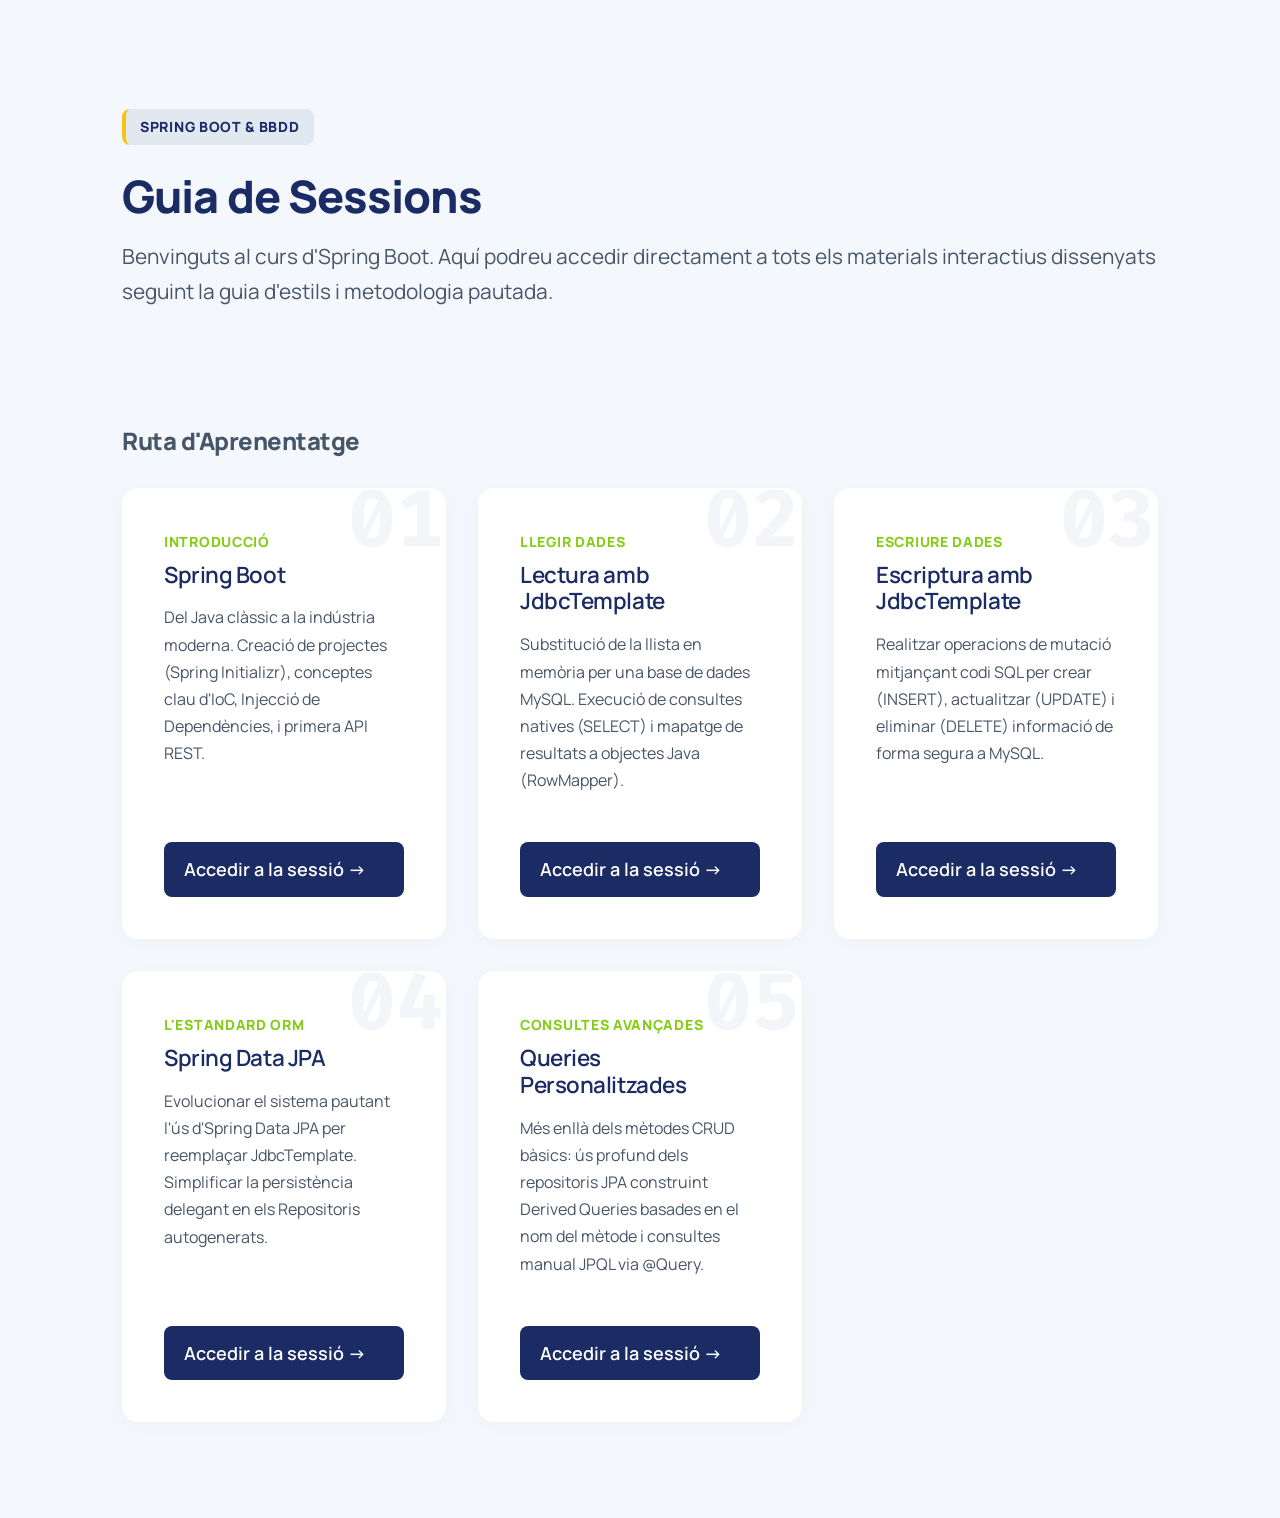
<file: index.html>
<!DOCTYPE html>
<html lang="ca">
<head>
    <meta charset="UTF-8">
    <meta name="viewport" content="width=device-width, initial-scale=1.0">
    <title>Curs: Spring Boot & Base de Dades</title>
    <!-- Fonts -->
    <link href="https://fonts.googleapis.com/css2?family=Manrope:wght@400;500;600;800&family=Fira+Code&display=swap" rel="stylesheet">
    <link rel='stylesheet' href='styles.css'>
</head>
<body class='page-index'>

    <div class="container">

        <header class="hero-section">
            <div class="hero-text">
                <span class="label badge">Spring Boot & BBDD</span>
                <h1>Guia de Sessions</h1>
                <p style="font-size:1.3rem;">Benvinguts al curs d'Spring Boot. Aquí podreu accedir directament a tots els materials interactius dissenyats seguint la guia d'estils i metodologia pautada.</p>
            </div>
        </header>

        <h2 style="font-size: 1.5rem; color: var(--on-surface-muted); margin-bottom: 0;">Ruta d'Aprenentatge</h2>
        
        <div class="sessions-grid">
            
            <!-- Sessió 1 -->
            <a href="Sessio 1/S01_Introduccio_Spring_Boot.html" class="session-card">
                <div class="session-number">01</div>
                <div class="session-card-content">
                    <span class="label" style="color: var(--secondary-fixed);">Introducció</span>
                    <h3>Spring Boot</h3>
                    <p>Del Java clàssic a la indústria moderna. Creació de projectes (Spring Initializr), conceptes clau d'IoC, Injecció de Dependències, i primera API REST.</p>
                    <div class="session-button">Accedir a la sessió &rarr;</div>
                </div>
            </a>
            
            <!-- Sessió 2 -->
            <a href="Sessio 2/S02_JdbcTemplate_Select.html" class="session-card">
                <div class="session-number">02</div>
                <div class="session-card-content">
                    <span class="label" style="color: var(--secondary-fixed);">Llegir Dades</span>
                    <h3>Lectura amb JdbcTemplate</h3>
                    <p>Substitució de la llista en memòria per una base de dades MySQL. Execució de consultes natives (SELECT) i mapatge de resultats a objectes Java (RowMapper).</p>
                    <div class="session-button">Accedir a la sessió &rarr;</div>
                </div>
            </a>
            
            <!-- Sessió 3 -->
            <a href="Sessio 3/S03_JdbcTemplate_Escriptura.html" class="session-card">
                <div class="session-number">03</div>
                <div class="session-card-content">
                    <span class="label" style="color: var(--secondary-fixed);">Escriure Dades</span>
                    <h3>Escriptura amb JdbcTemplate</h3>
                    <p>Realitzar operacions de mutació mitjançant codi SQL per crear (INSERT), actualitzar (UPDATE) i eliminar (DELETE) informació de forma segura a MySQL.</p>
                    <div class="session-button">Accedir a la sessió &rarr;</div>
                </div>
            </a>
            
            <!-- Sessió 4 -->
            <a href="Sessio 4/S04_Spring_Data_JPA.html" class="session-card">
                <div class="session-number">04</div>
                <div class="session-card-content">
                    <span class="label" style="color: var(--secondary-fixed);">L'Estandard ORM</span>
                    <h3>Spring Data JPA</h3>
                    <p>Evolucionar el sistema pautant l'ús d'Spring Data JPA per reemplaçar JdbcTemplate. Simplificar la persistència delegant en els Repositoris autogenerats.</p>
                    <div class="session-button">Accedir a la sessió &rarr;</div>
                </div>
            </a>

            <!-- Sessió 5 -->
            <a href="Sessio 5/S05_Queries_Personalitzades.html" class="session-card">
                <div class="session-number">05</div>
                <div class="session-card-content">
                    <span class="label" style="color: var(--secondary-fixed);">Consultes Avançades</span>
                    <h3>Queries Personalitzades</h3>
                    <p>Més enllà dels mètodes CRUD bàsics: ús profund dels repositoris JPA construint Derived Queries basades en el nom del mètode i consultes manual JPQL via @Query.</p>
                    <div class="session-button">Accedir a la sessió &rarr;</div>
                </div>
            </a>

        </div>

    </div>

</body>
</html>
</file>
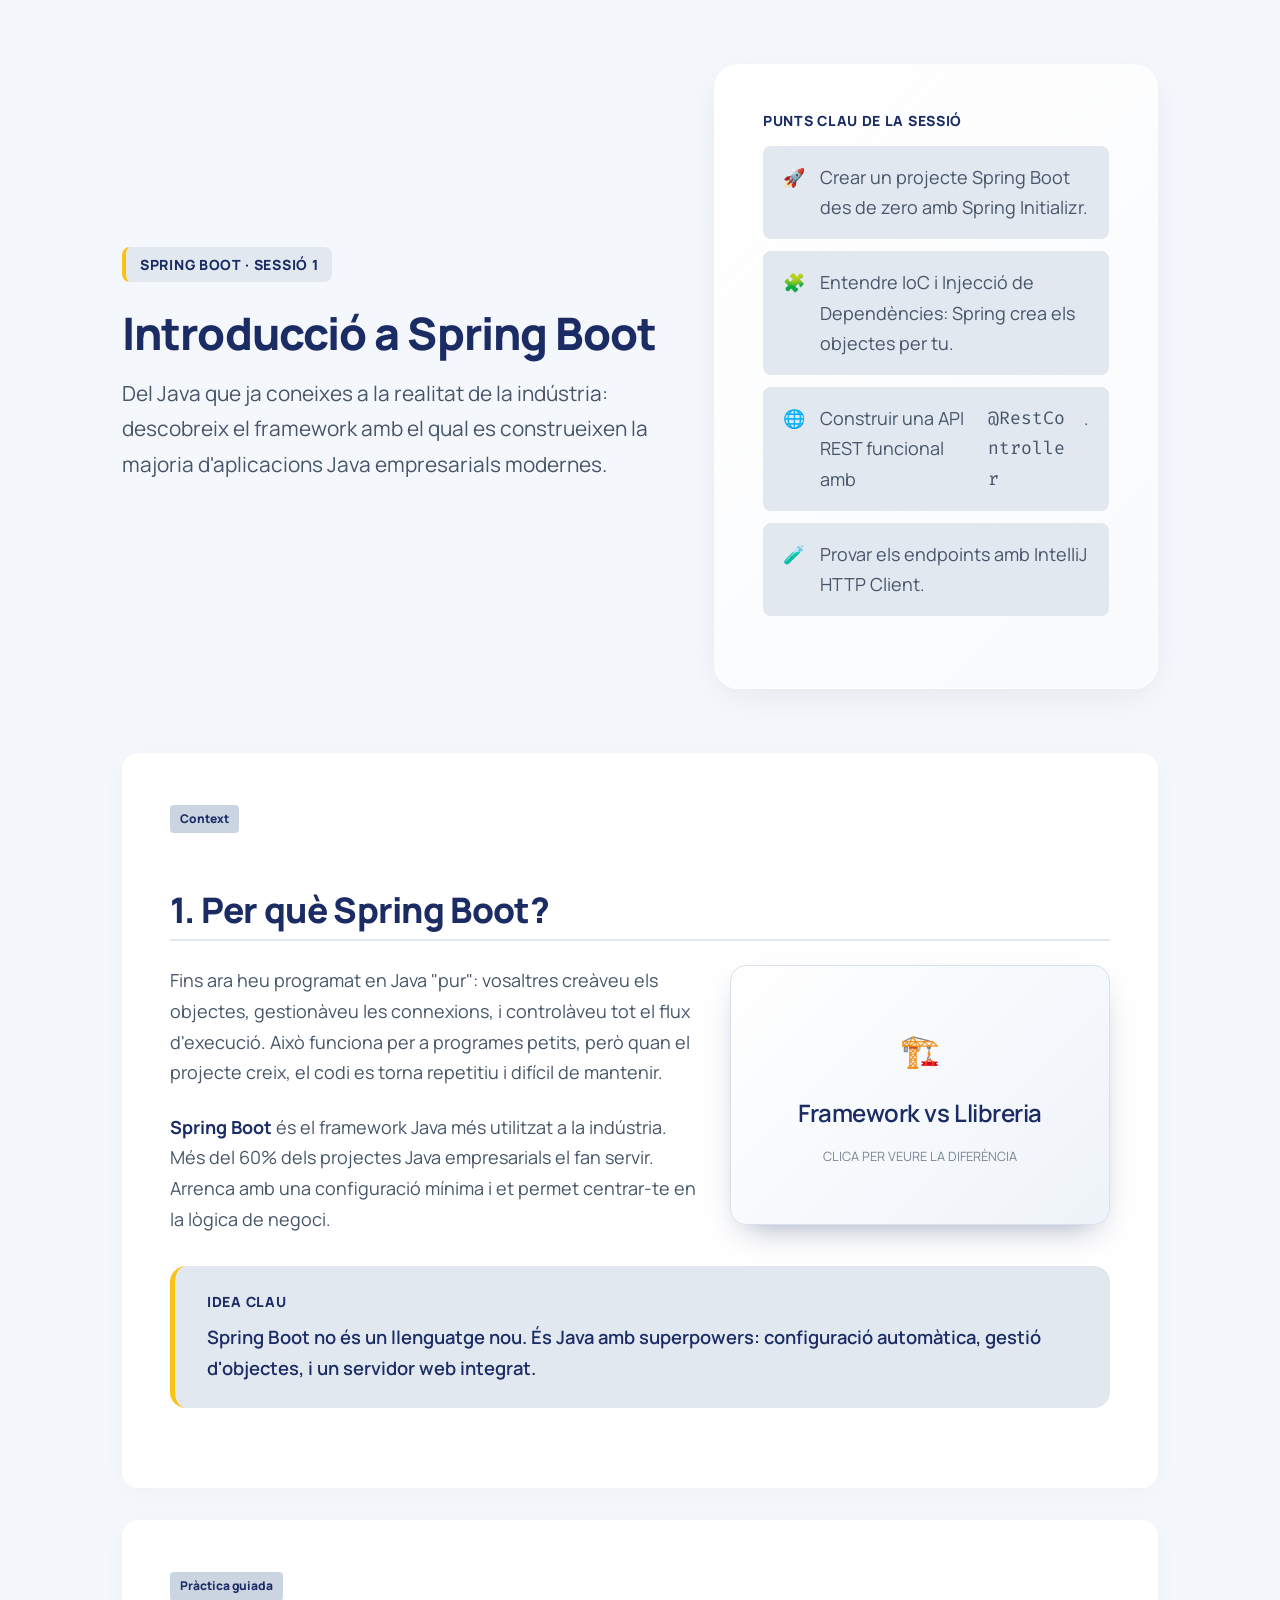
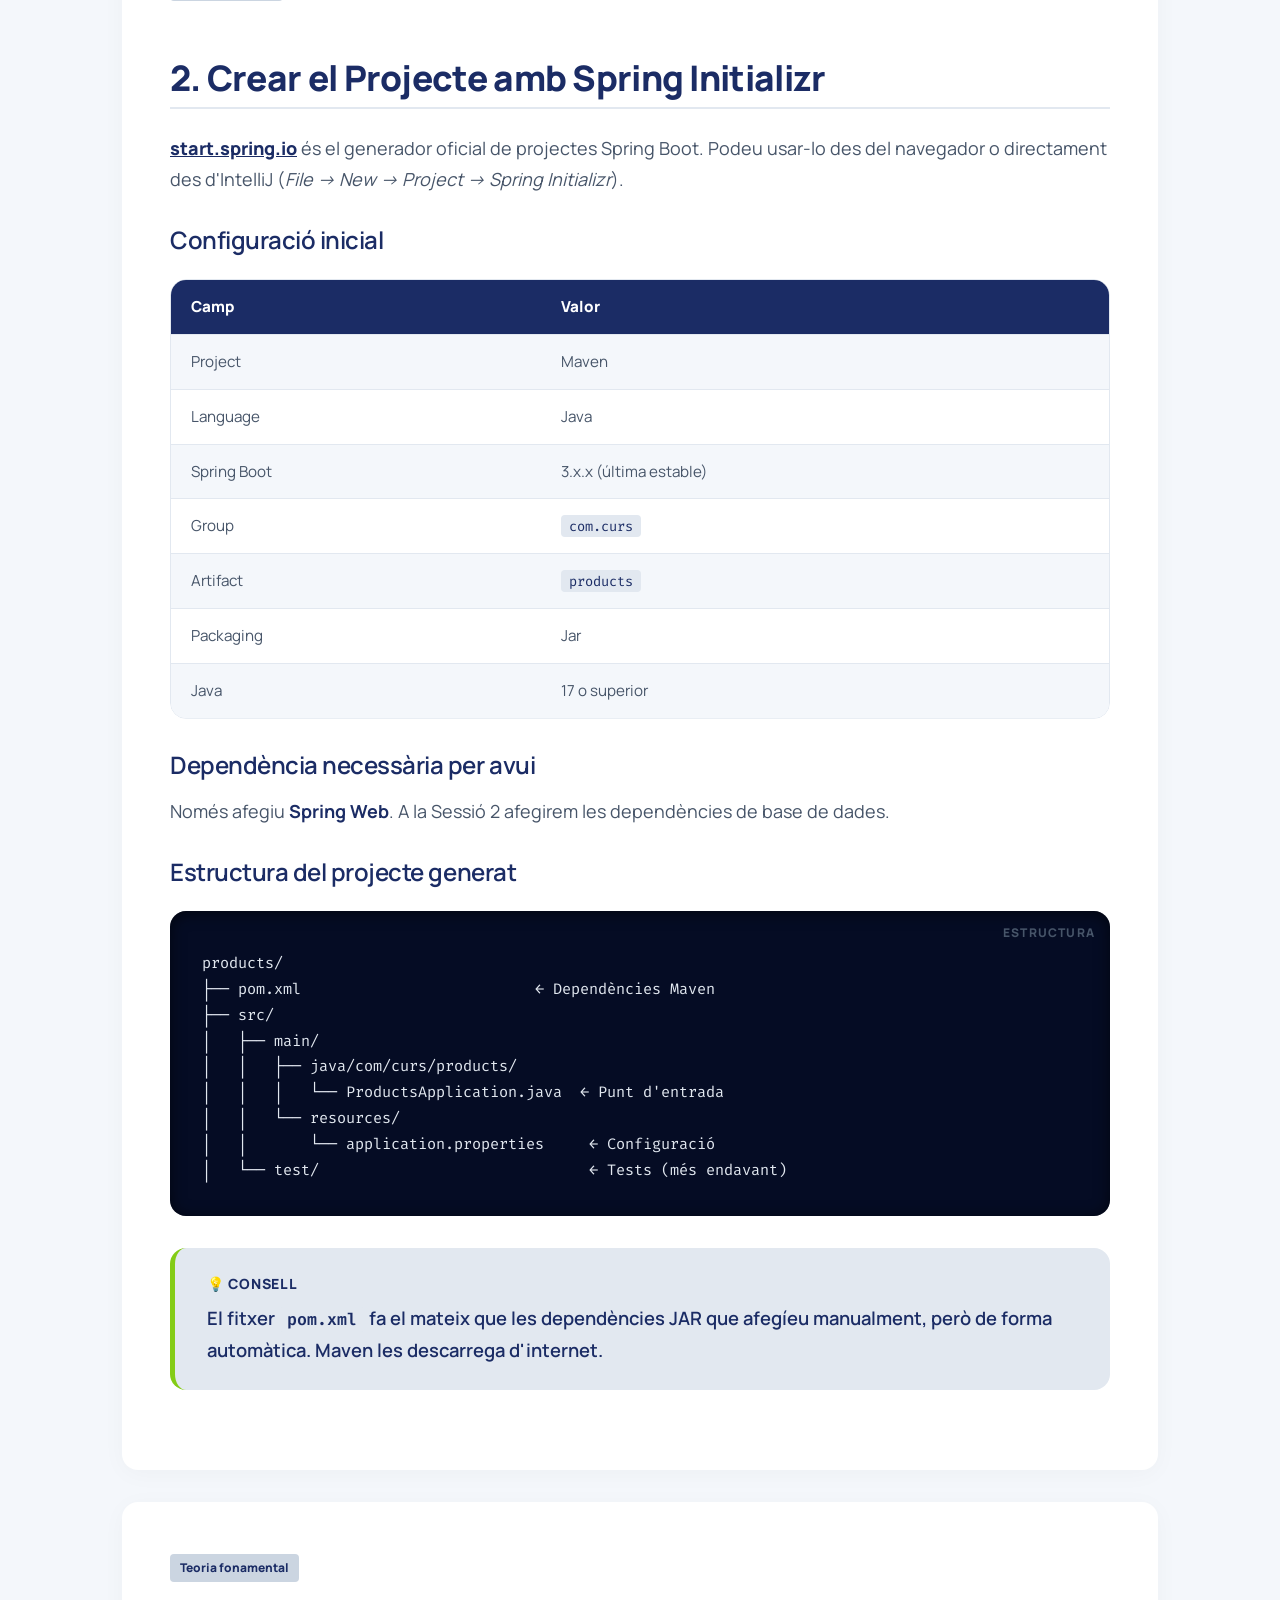
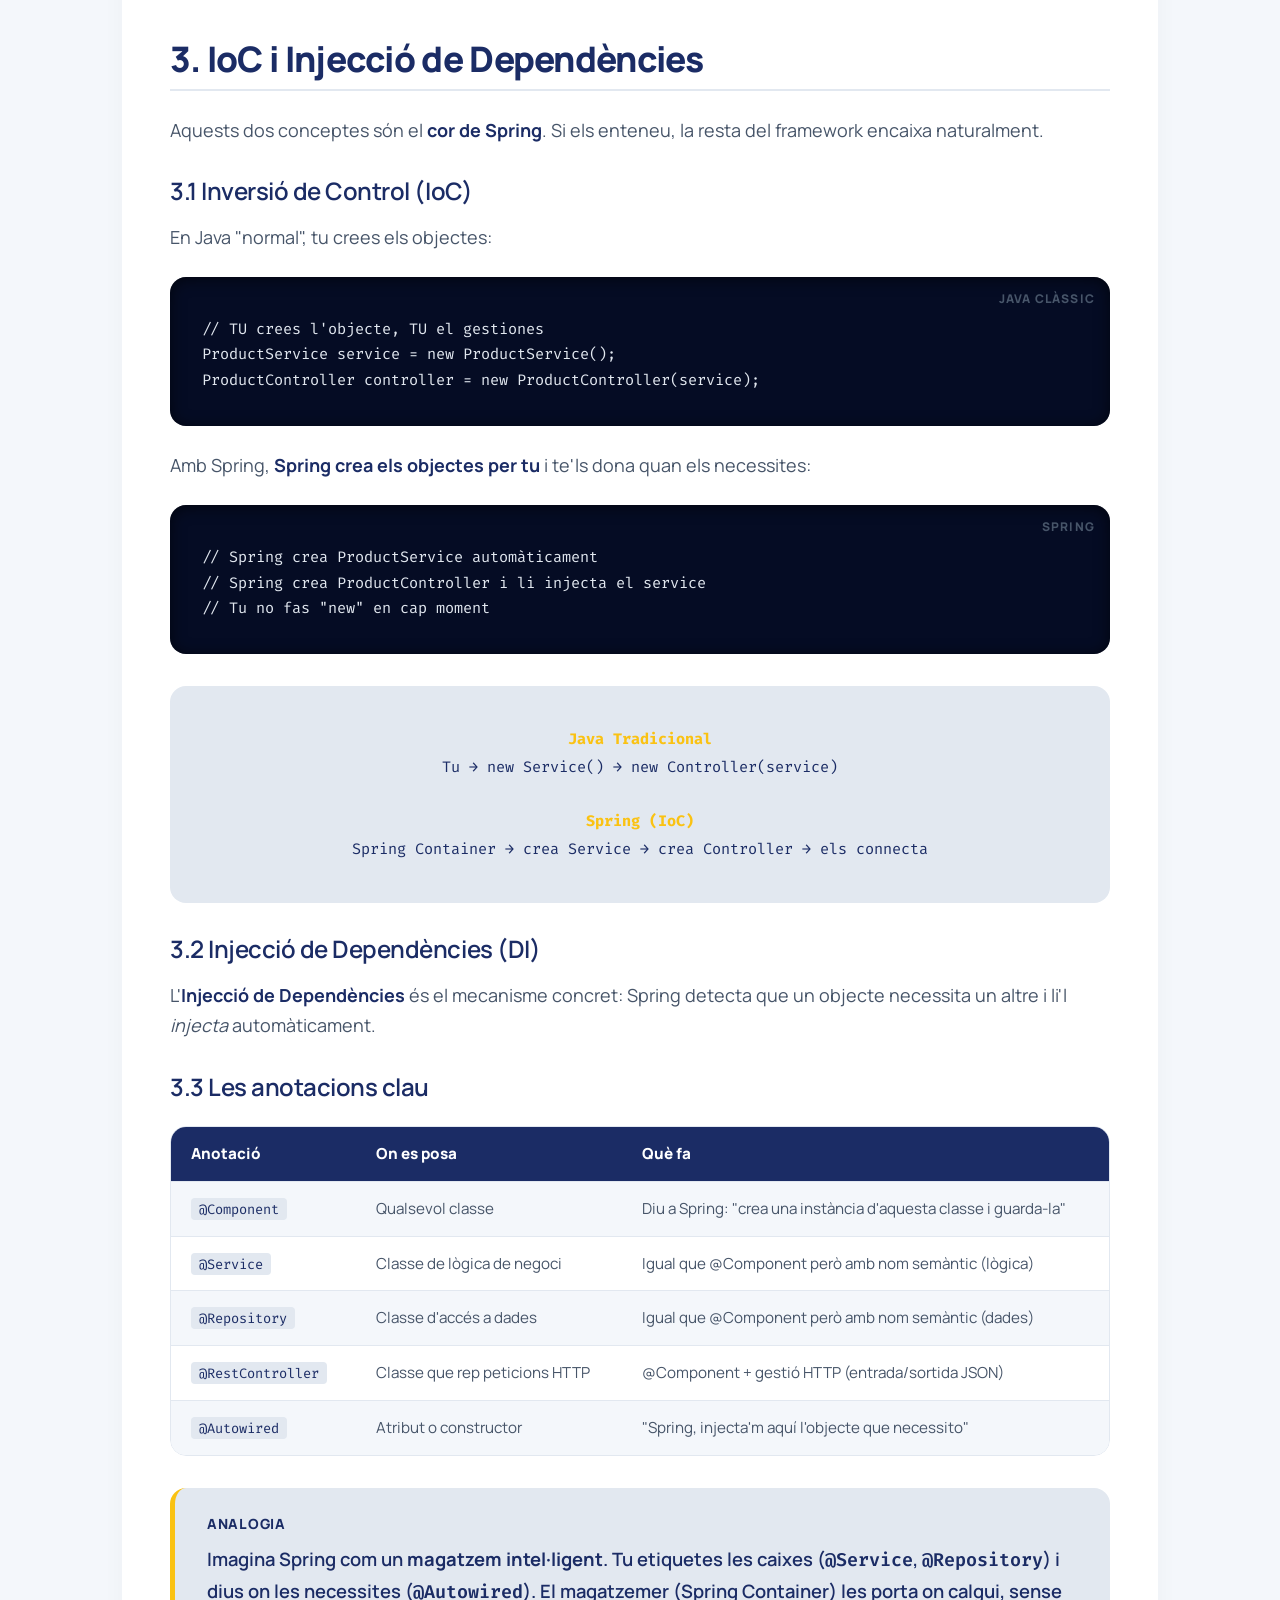
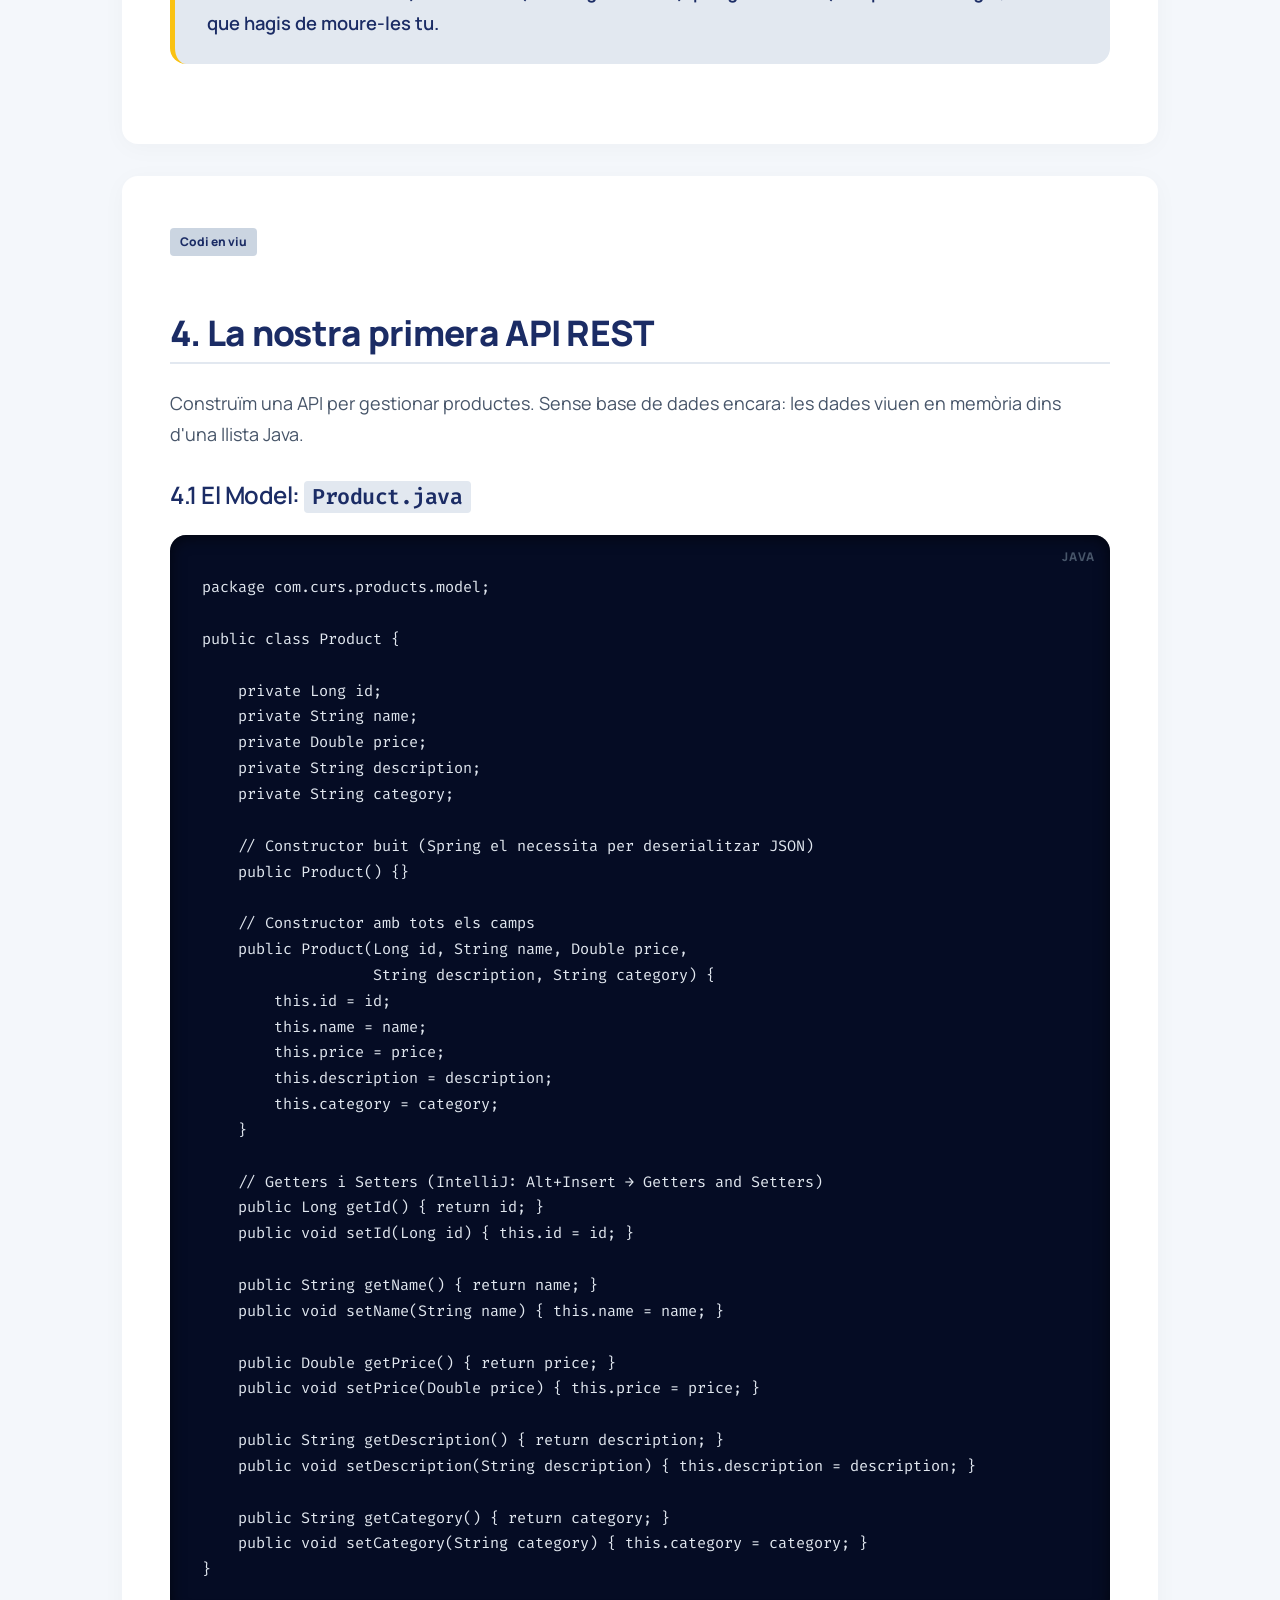
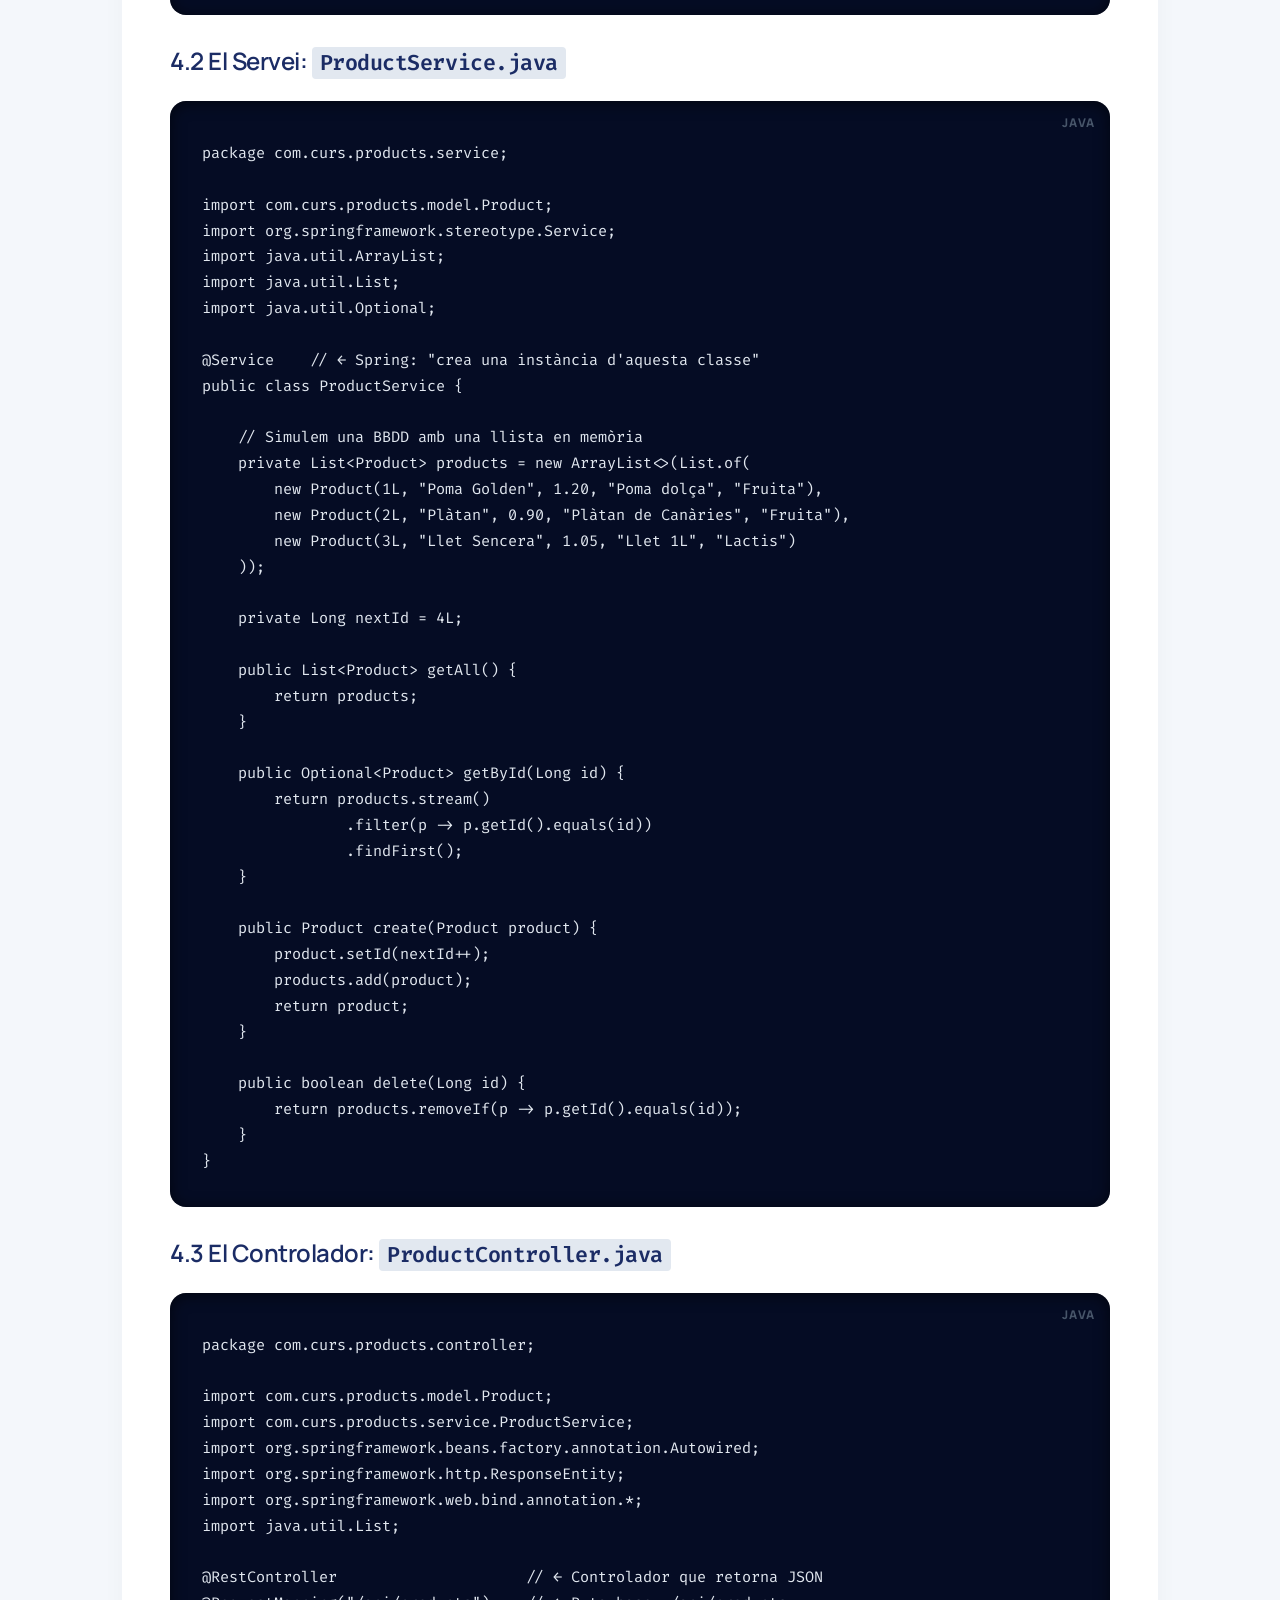
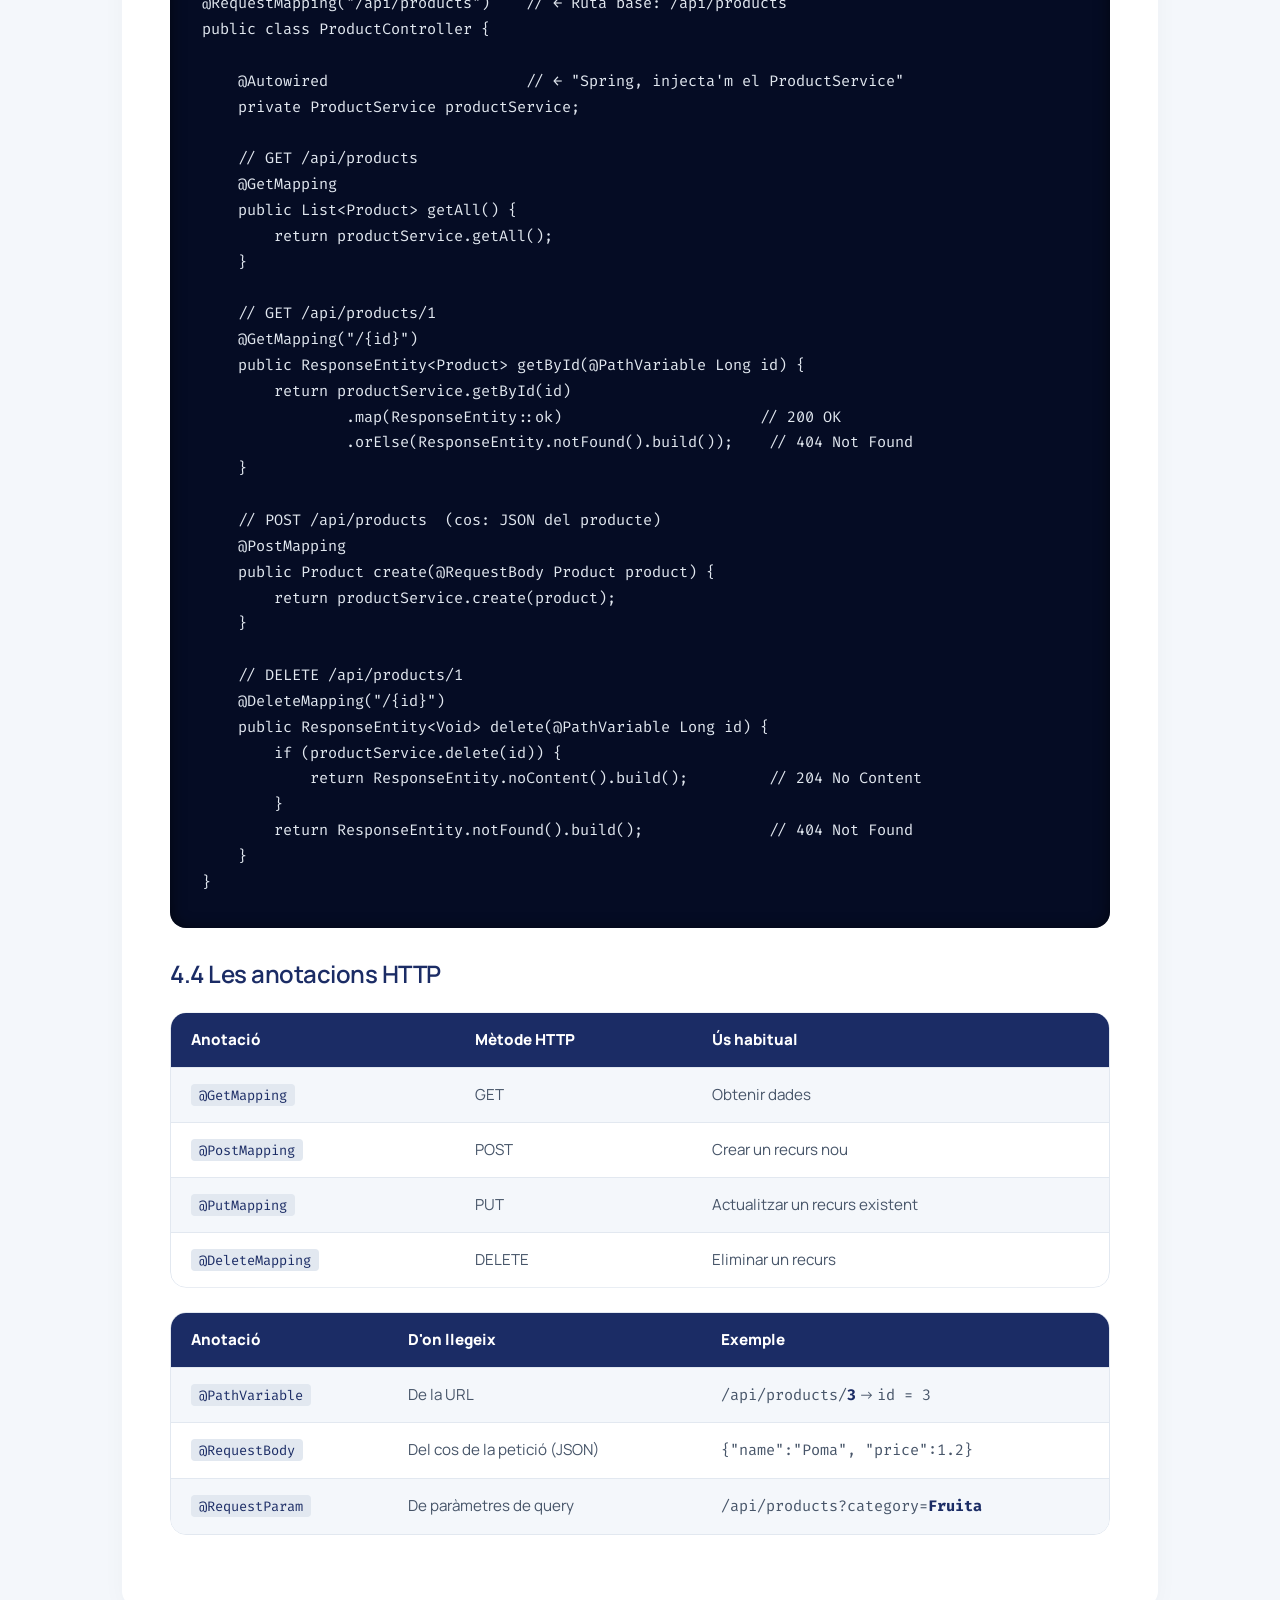
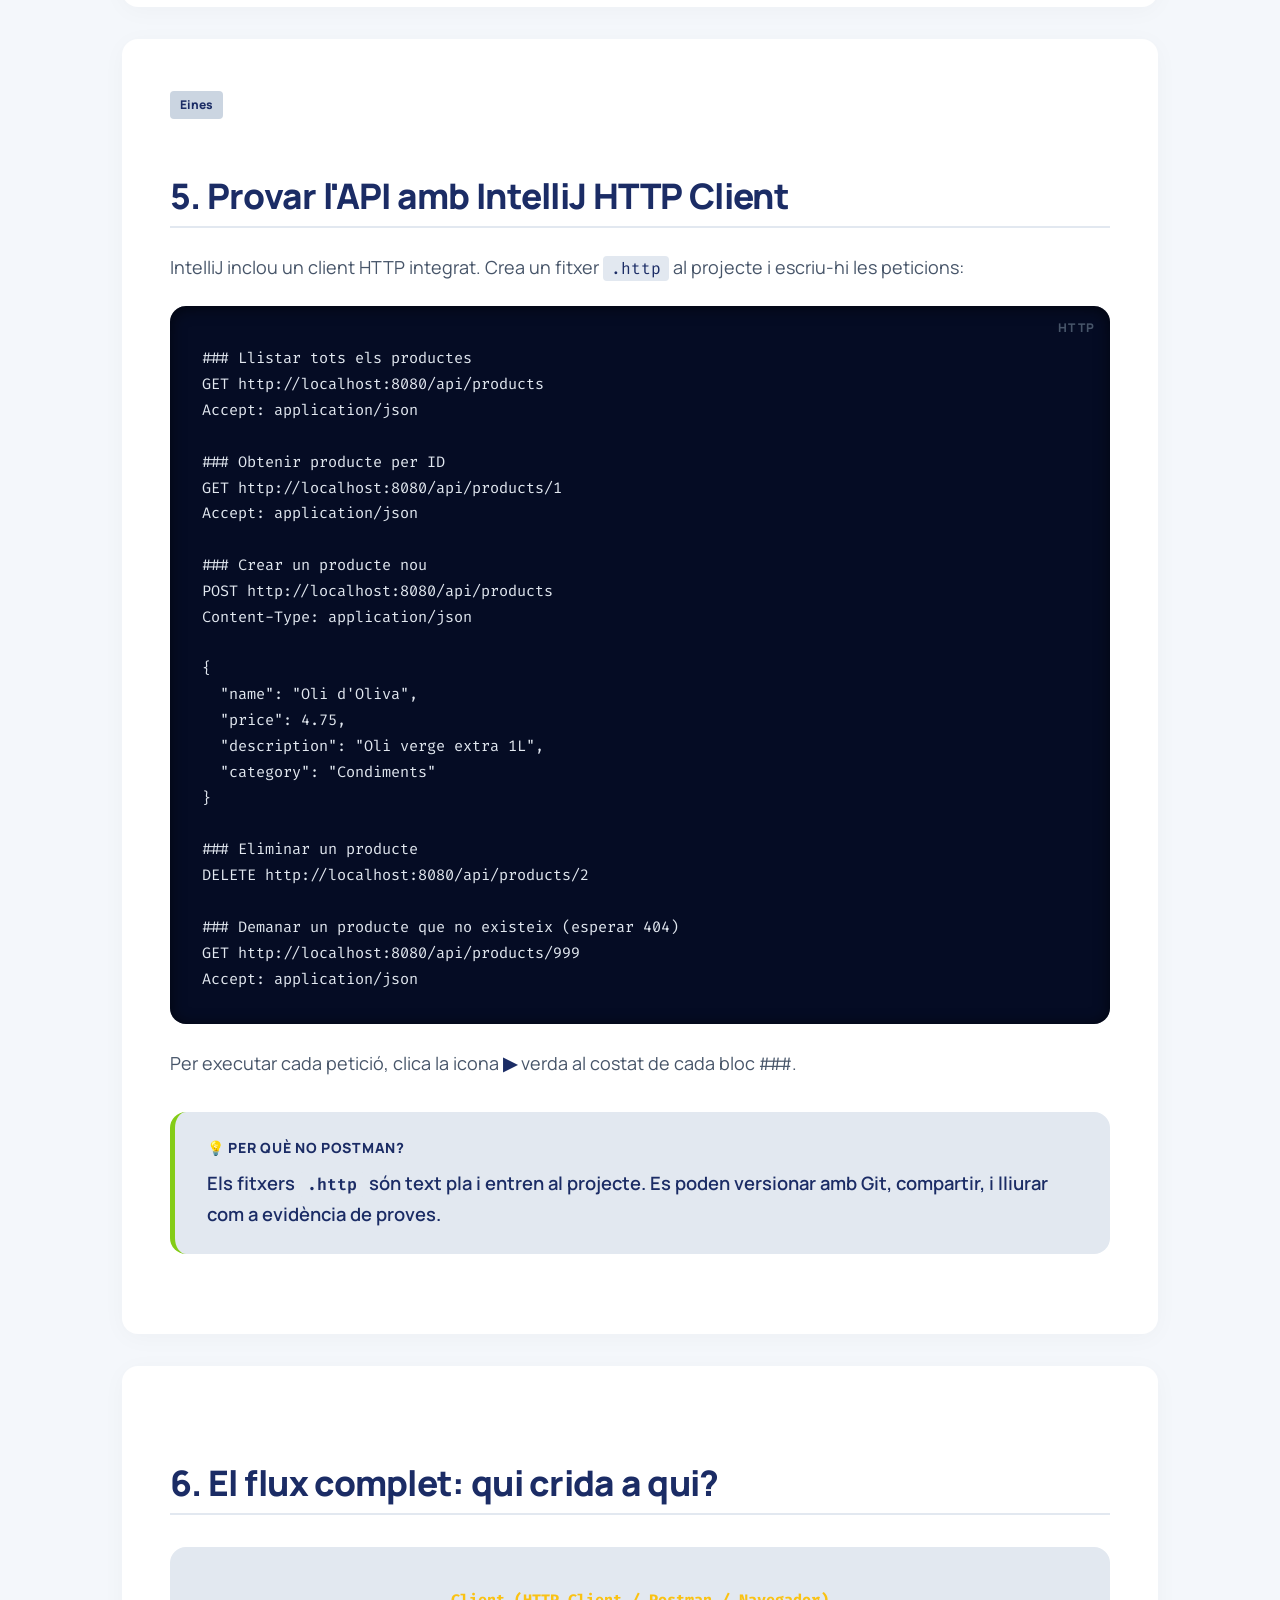
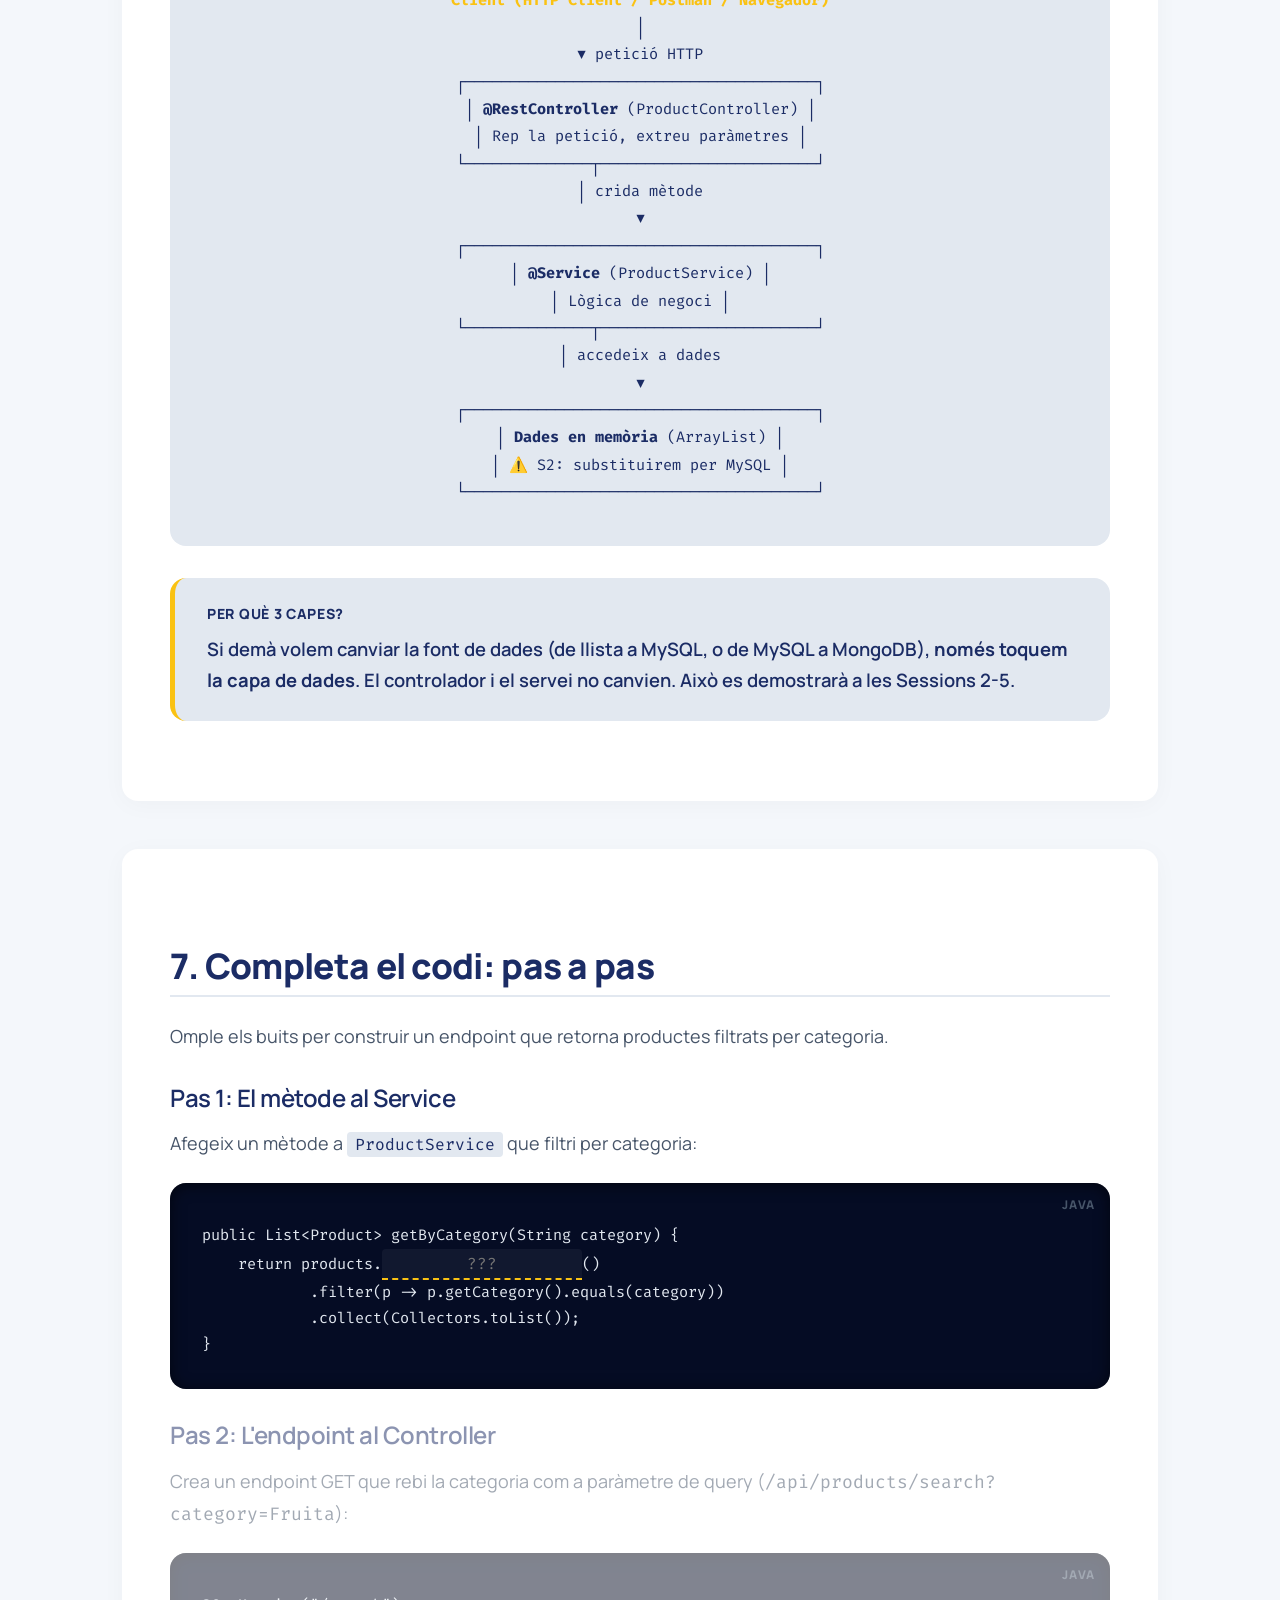
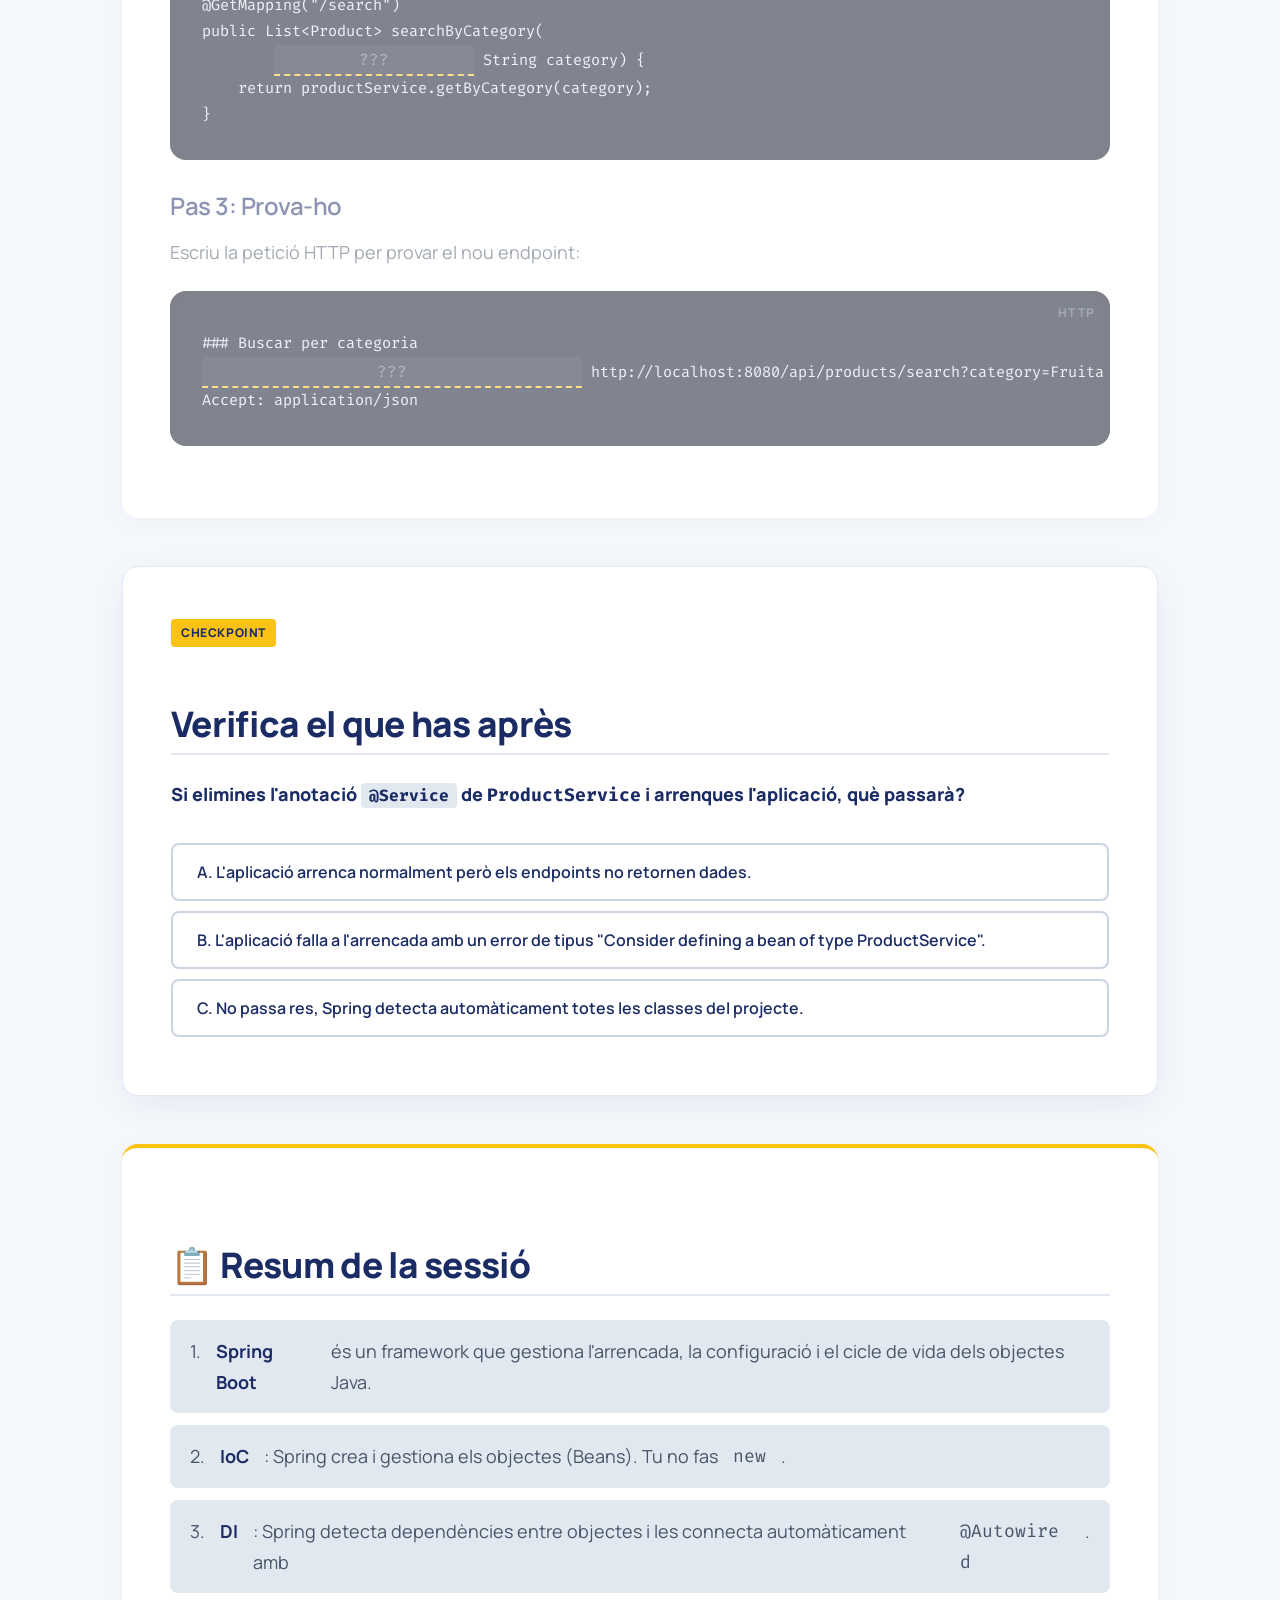
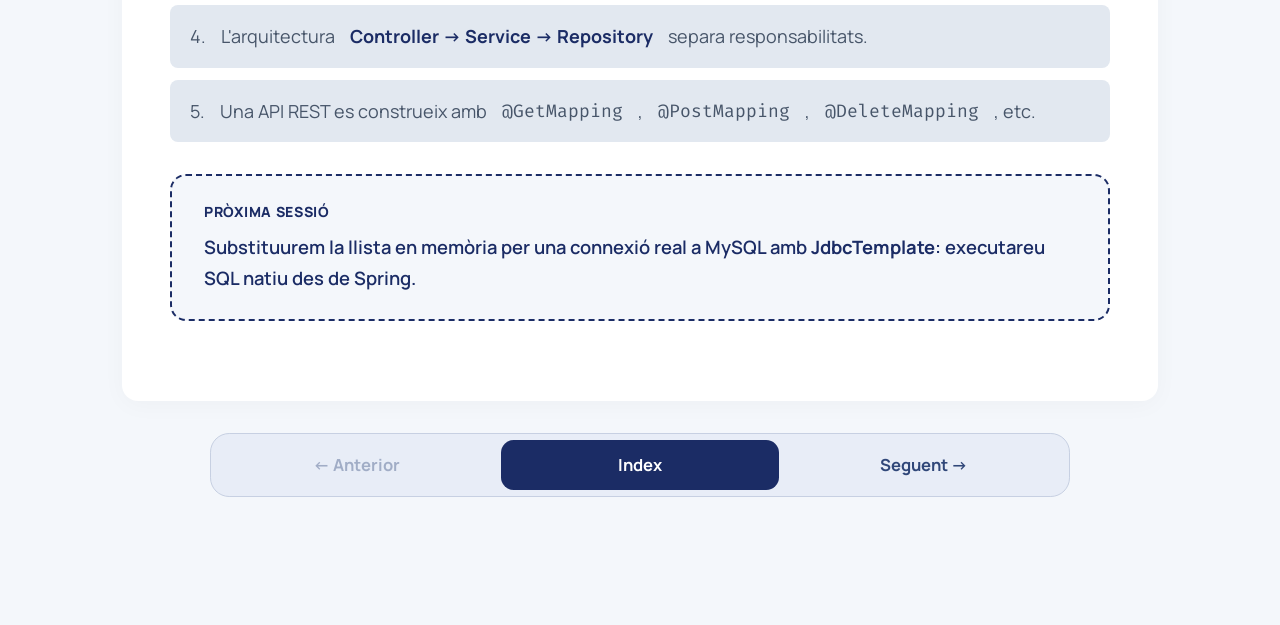
<file: Sessio 1/S01_Introduccio_Spring_Boot.html>
<!doctype html>
<html lang="ca">
  <head>
    <meta charset="UTF-8" />
    <meta name="viewport" content="width=device-width, initial-scale=1.0" />
    <title>Sessió 1: Introducció a Spring Boot</title>
    <link
      href="https://fonts.googleapis.com/css2?family=Manrope:wght@400;500;600;800&family=Fira+Code&display=swap"
      rel="stylesheet"
    />
    <link rel="stylesheet" href="../styles.css" />
  </head>
  <body class="page-session">
    <div class="container">
      <!-- HERO SECTION -->
      <header class="hero-section">
        <div class="hero-text">
          <span class="label badge">Spring Boot · Sessió 1</span>
          <h1>Introducció a Spring Boot</h1>
          <p style="font-size: 1.3rem">
            Del Java que ja coneixes a la realitat de la indústria: descobreix
            el framework amb el qual es construeixen la majoria d'aplicacions
            Java empresarials modernes.
          </p>
        </div>

        <div class="hero-glass-card shadow-ambient">
          <h3 class="label">Punts Clau de la Sessió</h3>
          <ul class="scholarly-list">
            <li>
              <span>🚀</span> Crear un projecte Spring Boot des de zero amb
              Spring Initializr.
            </li>
            <li>
              <span>🧩</span> Entendre IoC i Injecció de Dependències: Spring
              crea els objectes per tu.
            </li>
            <li>
              <span>🌐</span> Construir una API REST funcional amb
              <code>@RestController</code>.
            </li>
            <li>
              <span>🧪</span> Provar els endpoints amb IntelliJ HTTP Client.
            </li>
          </ul>
        </div>
      </header>

      <!-- BLOC 1: QUÈ ÉS SPRING BOOT -->
      <section class="content-block">
        <span class="tag">Context</span>
        <h2>1. Per què Spring Boot?</h2>

        <div
          class="flashcard-wrapper"
          onclick="this.classList.toggle('flipped')"
        >
          <div class="flashcard-inner">
            <div class="fc-face fc-front">
              <div class="fc-icon">🏗️</div>
              <h3>Framework vs Llibreria</h3>
              <span
                style="
                  font-size: 0.8rem;
                  opacity: 0.7;
                  margin-top: 10px;
                  text-transform: uppercase;
                "
                >Clica per veure la diferència</span
              >
            </div>
            <div class="fc-face fc-back">
              <p>
                <strong>Llibreria:</strong> Tu crides el codi (ex:
                <code>Math.random()</code>).<br /><br /><strong
                  >Framework:</strong
                >
                El framework crida el teu codi. Tu defineixes <em>què</em> fa,
                Spring decideix <em>quan</em> i <em>com</em> s'executa.
              </p>
            </div>
          </div>
        </div>

        <p>
          Fins ara heu programat en Java "pur": vosaltres creàveu els objectes,
          gestionàveu les connexions, i controlàveu tot el flux d'execució. Això
          funciona per a programes petits, però quan el projecte creix, el codi
          es torna repetitiu i difícil de mantenir.
        </p>

        <p>
          <strong>Spring Boot</strong> és el framework Java més utilitzat a la
          indústria. Més del 60% dels projectes Java empresarials el fan servir.
          Arrenca amb una configuració mínima i et permet centrar-te en la
          lògica de negoci.
        </p>

        <div class="callout">
          <span class="label" style="display: block; margin-bottom: 8px"
            >Idea clau</span
          >
          Spring Boot no és un llenguatge nou. És Java amb superpowers:
          configuració automàtica, gestió d'objectes, i un servidor web
          integrat.
        </div>
      </section>

      <!-- BLOC 2: CREAR EL PROJECTE -->
      <section class="content-block">
        <span class="tag">Pràctica guiada</span>
        <h2>2. Crear el Projecte amb Spring Initializr</h2>

        <p>
          <a
            href="https://start.spring.io"
            target="_blank"
            style="color: var(--primary); font-weight: 800"
            >start.spring.io</a
          >
          és el generador oficial de projectes Spring Boot. Podeu usar-lo des
          del navegador o directament des d'IntelliJ (<em
            >File → New → Project → Spring Initializr</em
          >).
        </p>

        <h3>Configuració inicial</h3>
        <table class="comparison-table">
          <tr>
            <th>Camp</th>
            <th>Valor</th>
          </tr>
          <tr>
            <td>Project</td>
            <td>Maven</td>
          </tr>
          <tr>
            <td>Language</td>
            <td>Java</td>
          </tr>
          <tr>
            <td>Spring Boot</td>
            <td>3.x.x (última estable)</td>
          </tr>
          <tr>
            <td>Group</td>
            <td><span class="inline-code">com.curs</span></td>
          </tr>
          <tr>
            <td>Artifact</td>
            <td><span class="inline-code">products</span></td>
          </tr>
          <tr>
            <td>Packaging</td>
            <td>Jar</td>
          </tr>
          <tr>
            <td>Java</td>
            <td>17 o superior</td>
          </tr>
        </table>

        <h3>Dependència necessària per avui</h3>
        <p>
          Només afegiu <strong>Spring Web</strong>. A la Sessió 2 afegirem les
          dependències de base de dades.
        </p>

        <h3>Estructura del projecte generat</h3>
        <pre data-lang="ESTRUCTURA"><code>products/
├── pom.xml                          ← Dependències Maven
├── src/
│   ├── main/
│   │   ├── java/com/curs/products/
│   │   │   └── ProductsApplication.java  ← Punt d'entrada
│   │   └── resources/
│   │       └── application.properties     ← Configuració
│   └── test/                              ← Tests (més endavant)
</code></pre>

        <div class="callout tip">
          <span class="label" style="display: block; margin-bottom: 8px"
            >💡 Consell</span
          >
          El fitxer <span class="inline-code">pom.xml</span> fa el mateix que
          les dependències JAR que afegíeu manualment, però de forma automàtica.
          Maven les descarrega d'internet.
        </div>
      </section>

      <!-- BLOC 3: IoC i DI -->
      <section class="content-block">
        <span class="tag">Teoria fonamental</span>
        <h2>3. IoC i Injecció de Dependències</h2>

        <p>
          Aquests dos conceptes són el <strong>cor de Spring</strong>. Si els
          enteneu, la resta del framework encaixa naturalment.
        </p>

        <h3>3.1 Inversió de Control (IoC)</h3>
        <p>En Java "normal", tu crees els objectes:</p>
        <pre
          data-lang="JAVA CLÀSSIC"
        ><code>// TU crees l'objecte, TU el gestiones
ProductService service = new ProductService();
ProductController controller = new ProductController(service);</code></pre>

        <p>
          Amb Spring, <strong>Spring crea els objectes per tu</strong> i te'ls
          dona quan els necessites:
        </p>
        <pre
          data-lang="SPRING"
        ><code>// Spring crea ProductService automàticament
// Spring crea ProductController i li injecta el service
// Tu no fas "new" en cap moment</code></pre>

        <div class="diagram-block">
          <strong style="color: var(--secondary)">Java Tradicional</strong
          ><br />
          Tu → new Service() → new Controller(service)<br /><br />
          <strong style="color: var(--secondary)">Spring (IoC)</strong><br />
          Spring Container → crea Service → crea Controller → els connecta
        </div>

        <h3>3.2 Injecció de Dependències (DI)</h3>
        <p>
          L'<strong>Injecció de Dependències</strong> és el mecanisme concret:
          Spring detecta que un objecte necessita un altre i li'l
          <em>injecta</em> automàticament.
        </p>

        <h3>3.3 Les anotacions clau</h3>
        <table class="comparison-table">
          <tr>
            <th>Anotació</th>
            <th>On es posa</th>
            <th>Què fa</th>
          </tr>
          <tr>
            <td><span class="inline-code">@Component</span></td>
            <td>Qualsevol classe</td>
            <td>
              Diu a Spring: "crea una instància d'aquesta classe i guarda-la"
            </td>
          </tr>
          <tr>
            <td><span class="inline-code">@Service</span></td>
            <td>Classe de lògica de negoci</td>
            <td>Igual que @Component però amb nom semàntic (lògica)</td>
          </tr>
          <tr>
            <td><span class="inline-code">@Repository</span></td>
            <td>Classe d'accés a dades</td>
            <td>Igual que @Component però amb nom semàntic (dades)</td>
          </tr>
          <tr>
            <td><span class="inline-code">@RestController</span></td>
            <td>Classe que rep peticions HTTP</td>
            <td>@Component + gestió HTTP (entrada/sortida JSON)</td>
          </tr>
          <tr>
            <td><span class="inline-code">@Autowired</span></td>
            <td>Atribut o constructor</td>
            <td>"Spring, injecta'm aquí l'objecte que necessito"</td>
          </tr>
        </table>

        <div class="callout">
          <span class="label" style="display: block; margin-bottom: 8px"
            >Analogia</span
          >
          Imagina Spring com un <strong>magatzem intel·ligent</strong>. Tu
          etiquetes les caixes (<code>@Service</code>, <code>@Repository</code>)
          i dius on les necessites (<code>@Autowired</code>). El magatzemer
          (Spring Container) les porta on calgui, sense que hagis de moure-les
          tu.
        </div>
      </section>

      <!-- BLOC 4: PRIMER ENDPOINT REST -->
      <section class="content-block">
        <span class="tag">Codi en viu</span>
        <h2>4. La nostra primera API REST</h2>

        <p>
          Construïm una API per gestionar productes. Sense base de dades encara:
          les dades viuen en memòria dins d'una llista Java.
        </p>

        <h3>4.1 El Model: <span class="inline-code">Product.java</span></h3>
        <pre data-lang="JAVA"><code>package com.curs.products.model;

public class Product {

    private Long id;
    private String name;
    private Double price;
    private String description;
    private String category;

    // Constructor buit (Spring el necessita per deserialitzar JSON)
    public Product() {}

    // Constructor amb tots els camps
    public Product(Long id, String name, Double price,
                   String description, String category) {
        this.id = id;
        this.name = name;
        this.price = price;
        this.description = description;
        this.category = category;
    }

    // Getters i Setters (IntelliJ: Alt+Insert → Getters and Setters)
    public Long getId() { return id; }
    public void setId(Long id) { this.id = id; }

    public String getName() { return name; }
    public void setName(String name) { this.name = name; }

    public Double getPrice() { return price; }
    public void setPrice(Double price) { this.price = price; }

    public String getDescription() { return description; }
    public void setDescription(String description) { this.description = description; }

    public String getCategory() { return category; }
    public void setCategory(String category) { this.category = category; }
}</code></pre>

        <h3>
          4.2 El Servei: <span class="inline-code">ProductService.java</span>
        </h3>
        <pre data-lang="JAVA"><code>package com.curs.products.service;

import com.curs.products.model.Product;
import org.springframework.stereotype.Service;
import java.util.ArrayList;
import java.util.List;
import java.util.Optional;

@Service    // ← Spring: "crea una instància d'aquesta classe"
public class ProductService {

    // Simulem una BBDD amb una llista en memòria
    private List&lt;Product&gt; products = new ArrayList&lt;&gt;(List.of(
        new Product(1L, "Poma Golden", 1.20, "Poma dolça", "Fruita"),
        new Product(2L, "Plàtan", 0.90, "Plàtan de Canàries", "Fruita"),
        new Product(3L, "Llet Sencera", 1.05, "Llet 1L", "Lactis")
    ));

    private Long nextId = 4L;

    public List&lt;Product&gt; getAll() {
        return products;
    }

    public Optional&lt;Product&gt; getById(Long id) {
        return products.stream()
                .filter(p -> p.getId().equals(id))
                .findFirst();
    }

    public Product create(Product product) {
        product.setId(nextId++);
        products.add(product);
        return product;
    }

    public boolean delete(Long id) {
        return products.removeIf(p -> p.getId().equals(id));
    }
}</code></pre>

        <h3>
          4.3 El Controlador:
          <span class="inline-code">ProductController.java</span>
        </h3>
        <pre data-lang="JAVA"><code>package com.curs.products.controller;

import com.curs.products.model.Product;
import com.curs.products.service.ProductService;
import org.springframework.beans.factory.annotation.Autowired;
import org.springframework.http.ResponseEntity;
import org.springframework.web.bind.annotation.*;
import java.util.List;

@RestController                     // ← Controlador que retorna JSON
@RequestMapping("/api/products")    // ← Ruta base: /api/products
public class ProductController {

    @Autowired                      // ← "Spring, injecta'm el ProductService"
    private ProductService productService;

    // GET /api/products
    @GetMapping
    public List&lt;Product&gt; getAll() {
        return productService.getAll();
    }

    // GET /api/products/1
    @GetMapping("/{id}")
    public ResponseEntity&lt;Product&gt; getById(@PathVariable Long id) {
        return productService.getById(id)
                .map(ResponseEntity::ok)                      // 200 OK
                .orElse(ResponseEntity.notFound().build());    // 404 Not Found
    }

    // POST /api/products  (cos: JSON del producte)
    @PostMapping
    public Product create(@RequestBody Product product) {
        return productService.create(product);
    }

    // DELETE /api/products/1
    @DeleteMapping("/{id}")
    public ResponseEntity&lt;Void&gt; delete(@PathVariable Long id) {
        if (productService.delete(id)) {
            return ResponseEntity.noContent().build();         // 204 No Content
        }
        return ResponseEntity.notFound().build();              // 404 Not Found
    }
}</code></pre>

        <h3>4.4 Les anotacions HTTP</h3>
        <table class="comparison-table">
          <tr>
            <th>Anotació</th>
            <th>Mètode HTTP</th>
            <th>Ús habitual</th>
          </tr>
          <tr>
            <td><span class="inline-code">@GetMapping</span></td>
            <td>GET</td>
            <td>Obtenir dades</td>
          </tr>
          <tr>
            <td><span class="inline-code">@PostMapping</span></td>
            <td>POST</td>
            <td>Crear un recurs nou</td>
          </tr>
          <tr>
            <td><span class="inline-code">@PutMapping</span></td>
            <td>PUT</td>
            <td>Actualitzar un recurs existent</td>
          </tr>
          <tr>
            <td><span class="inline-code">@DeleteMapping</span></td>
            <td>DELETE</td>
            <td>Eliminar un recurs</td>
          </tr>
        </table>

        <table class="comparison-table" style="margin-top: 1rem">
          <tr>
            <th>Anotació</th>
            <th>D'on llegeix</th>
            <th>Exemple</th>
          </tr>
          <tr>
            <td><span class="inline-code">@PathVariable</span></td>
            <td>De la URL</td>
            <td>
              <code>/api/products/<strong>3</strong></code> →
              <code>id = 3</code>
            </td>
          </tr>
          <tr>
            <td><span class="inline-code">@RequestBody</span></td>
            <td>Del cos de la petició (JSON)</td>
            <td><code>{"name":"Poma", "price":1.2}</code></td>
          </tr>
          <tr>
            <td><span class="inline-code">@RequestParam</span></td>
            <td>De paràmetres de query</td>
            <td>
              <code>/api/products?category=<strong>Fruita</strong></code>
            </td>
          </tr>
        </table>
      </section>

      <!-- BLOC 5: PROVAR L'API -->
      <section class="content-block">
        <span class="tag">Eines</span>
        <h2>5. Provar l'API amb IntelliJ HTTP Client</h2>

        <p>
          IntelliJ inclou un client HTTP integrat. Crea un fitxer
          <span class="inline-code">.http</span> al projecte i escriu-hi les
          peticions:
        </p>

        <pre data-lang="HTTP"><code>### Llistar tots els productes
GET http://localhost:8080/api/products
Accept: application/json

### Obtenir producte per ID
GET http://localhost:8080/api/products/1
Accept: application/json

### Crear un producte nou
POST http://localhost:8080/api/products
Content-Type: application/json

{
  "name": "Oli d'Oliva",
  "price": 4.75,
  "description": "Oli verge extra 1L",
  "category": "Condiments"
}

### Eliminar un producte
DELETE http://localhost:8080/api/products/2

### Demanar un producte que no existeix (esperar 404)
GET http://localhost:8080/api/products/999
Accept: application/json</code></pre>

        <p>
          Per executar cada petició, clica la icona <strong>▶</strong> verda al
          costat de cada bloc <code>###</code>.
        </p>

        <div class="callout tip">
          <span class="label" style="display: block; margin-bottom: 8px"
            >💡 Per què no Postman?</span
          >
          Els fitxers <span class="inline-code">.http</span> són text pla i
          entren al projecte. Es poden versionar amb Git, compartir, i lliurar
          com a evidència de proves.
        </div>
      </section>

      <!-- BLOC 6: FLUX COMPLET -->
      <section class="content-block">
        <h2>6. El flux complet: qui crida a qui?</h2>

        <div class="diagram-block">
          <span style="color: var(--secondary); font-weight: 800"
            >Client (HTTP Client / Postman / Navegador)</span
          ><br />
          │<br />
          ▼ petició HTTP<br />
          ┌───────────────────────────────────────┐<br />
          │ <strong>@RestController</strong> (ProductController) │<br />
          │ Rep la petició, extreu paràmetres │<br />
          └──────────────┬────────────────────────┘<br />
          │ crida mètode<br />
          ▼<br />
          ┌───────────────────────────────────────┐<br />
          │ <strong>@Service</strong> (ProductService) │<br />
          │ Lògica de negoci │<br />
          └──────────────┬────────────────────────┘<br />
          │ accedeix a dades<br />
          ▼<br />
          ┌───────────────────────────────────────┐<br />
          │ <strong>Dades en memòria</strong> (ArrayList) │<br />
          │ ⚠️ S2: substituirem per MySQL │<br />
          └───────────────────────────────────────┘
        </div>

        <div class="callout">
          <span class="label" style="display: block; margin-bottom: 8px"
            >Per què 3 capes?</span
          >
          Si demà volem canviar la font de dades (de llista a MySQL, o de MySQL
          a MongoDB), <strong>només toquem la capa de dades</strong>. El
          controlador i el servei no canvien. Això es demostrarà a les Sessions
          2-5.
        </div>
      </section>

      <!-- EXERCICI INTERACTIU -->
      <section class="content-block" style="margin-top: 3rem">
        <h2>7. Completa el codi: pas a pas</h2>
        <p>
          Omple els buits per construir un endpoint que retorna productes
          filtrats per categoria.
        </p>

        <div class="code-step-block active" id="step1">
          <h3>Pas 1: El mètode al Service</h3>
          <p>
            Afegeix un mètode a
            <span class="inline-code">ProductService</span> que filtri per
            categoria:
          </p>
          <pre
            data-lang="JAVA"
          ><code>public List&lt;Product&gt; getByCategory(String category) {
    return products.<input type="text" id="ans1" class="code-input-inline" placeholder="???">()
            .filter(p -> p.getCategory().equals(category))
            .collect(Collectors.toList());
}</code></pre>
        </div>

        <div class="code-step-block" id="step2">
          <h3 style="margin-top: 2rem">Pas 2: L'endpoint al Controller</h3>
          <p>
            Crea un endpoint GET que rebi la categoria com a paràmetre de query
            (<code>/api/products/search?category=Fruita</code>):
          </p>
          <pre data-lang="JAVA"><code>@GetMapping("/search")
public List&lt;Product&gt; searchByCategory(
        <input type="text" id="ans2" class="code-input-inline" placeholder="???"> String category) {
    return productService.getByCategory(category);
}</code></pre>
        </div>

        <div class="code-step-block" id="step3">
          <h3 style="margin-top: 2rem">Pas 3: Prova-ho</h3>
          <p>Escriu la petició HTTP per provar el nou endpoint:</p>
          <pre data-lang="HTTP"><code>### Buscar per categoria
<input type="text" id="ans3" class="code-input-inline" placeholder="???" style="width:380px;"> http://localhost:8080/api/products/search?category=Fruita
Accept: application/json</code></pre>
        </div>
      </section>

      <!-- CHECKPOINT -->
      <section class="checkpoint-card shadow-ambient" id="quiz1">
        <span
          class="label tag"
          style="background: var(--secondary); color: var(--primary)"
          >Checkpoint</span
        >
        <h2>Verifica el que has après</h2>

        <p style="font-weight: 800; color: var(--primary); margin-top: 1rem">
          Si elimines l'anotació <span class="inline-code">@Service</span> de
          <code>ProductService</code> i arrenques l'aplicació, què passarà?
        </p>

        <div style="margin-top: 2rem">
          <button class="quiz-option" onclick="checkQuiz(this, false)">
            A. L'aplicació arrenca normalment però els endpoints no retornen
            dades.
          </button>
          <button class="quiz-option" onclick="checkQuiz(this, true)">
            B. L'aplicació falla a l'arrencada amb un error de tipus "Consider
            defining a bean of type ProductService".
          </button>
          <button class="quiz-option" onclick="checkQuiz(this, false)">
            C. No passa res, Spring detecta automàticament totes les classes del
            projecte.
          </button>
        </div>

        <div id="quiz-feedback" class="feedback-area"></div>
      </section>

      <!-- RESUM -->
      <section
        class="content-block"
        style="margin-top: 3rem; border-top: 4px solid var(--secondary)"
      >
        <h2>📋 Resum de la sessió</h2>
        <ul class="scholarly-list">
          <li>
            <span>1.</span> <strong>Spring Boot</strong> és un framework que
            gestiona l'arrencada, la configuració i el cicle de vida dels
            objectes Java.
          </li>
          <li>
            <span>2.</span> <strong>IoC</strong>: Spring crea i gestiona els
            objectes (Beans). Tu no fas <code>new</code>.
          </li>
          <li>
            <span>3.</span> <strong>DI</strong>: Spring detecta dependències
            entre objectes i les connecta automàticament amb
            <code>@Autowired</code>.
          </li>
          <li>
            <span>4.</span> L'arquitectura
            <strong>Controller → Service → Repository</strong> separa
            responsabilitats.
          </li>
          <li>
            <span>5.</span> Una API REST es construeix amb
            <code>@GetMapping</code>, <code>@PostMapping</code>,
            <code>@DeleteMapping</code>, etc.
          </li>
        </ul>

        <div
          class="callout"
          style="
            background-color: var(--surface);
            border: 2px dashed var(--primary);
          "
        >
          <span class="label" style="display: block; margin-bottom: 8px"
            >Pròxima sessió</span
          >
          Substituurem la llista en memòria per una connexió real a MySQL amb
          <strong>JdbcTemplate</strong>: executareu SQL natiu des de Spring.
        </div>
      </section>
    </div>

    <nav class="session-nav" aria-label="Navegacio entre sessions">
      <a class="session-nav-link is-disabled" href="#" aria-disabled="true"
        >&larr; Anterior</a
      >
      <a class="session-nav-link is-index" href="../index.html">Index</a>
      <a
        class="session-nav-link"
        href="../Sessio 2/S02_JdbcTemplate_Select.html"
        >Seguent &rarr;</a
      >
    </nav>

    <!-- SCRIPTS -->
    <script>
      // Quiz
      function checkQuiz(btn, isCorrect) {
        const options = btn.parentElement.querySelectorAll(".quiz-option");
        options.forEach((o) => {
          o.style.pointerEvents = "none";
          o.classList.remove("correct", "wrong");
        });
        const fb = document.getElementById("quiz-feedback");
        fb.style.display = "block";

        if (isCorrect) {
          btn.classList.add("correct");
          fb.style.backgroundColor = "rgba(132, 204, 22, 0.1)";
          fb.style.color = "var(--secondary-fixed)";
          fb.innerHTML =
            "✅ Correcte! Sense <code>@Service</code>, Spring no sap que ha de crear <code>ProductService</code>. Quan el Controller el demana amb <code>@Autowired</code>, Spring no el troba i l'aplicació falla.";
        } else {
          btn.classList.add("wrong");
          fb.style.backgroundColor = "rgba(239, 68, 68, 0.1)";
          fb.style.color = "var(--danger)";
          fb.innerHTML =
            "❌ No del tot. Recorda: Spring només gestiona classes que estan anotades. Sense <code>@Service</code>, la classe existeix però Spring no la coneix.";
          setTimeout(() => {
            options.forEach((o) => {
              o.style.pointerEvents = "auto";
              o.classList.remove("wrong");
            });
            fb.style.display = "none";
          }, 4000);
        }
      }

      // Fill-in-the-blank interactive code
      const inputsSeq = [
        { id: "ans1", expected: "stream", nextBlock: "step2" },
        {
          id: "ans2",
          expected: "@RequestParam",
          altExpected: "@requestparam",
          nextBlock: "step3",
        },
        { id: "ans3", expected: "GET", nextBlock: null },
      ];

      inputsSeq.forEach((stepItem) => {
        const inputEl = document.getElementById(stepItem.id);
        inputEl.addEventListener("input", (e) => {
          const val = e.target.value.trim();
          const match =
            val.toLowerCase() === stepItem.expected.toLowerCase() ||
            (stepItem.altExpected &&
              val.toLowerCase() === stepItem.altExpected);
          if (match) {
            e.target.classList.add("success");
            e.target.blur();
            e.target.closest(".code-step-block").classList.add("completed");
            if (stepItem.nextBlock) {
              const next = document.getElementById(stepItem.nextBlock);
              next.classList.add("active");
              setTimeout(
                () =>
                  next.scrollIntoView({ behavior: "smooth", block: "center" }),
                400,
              );
            }
          }
        });
      });
    </script>
  </body>
</html>
</file>
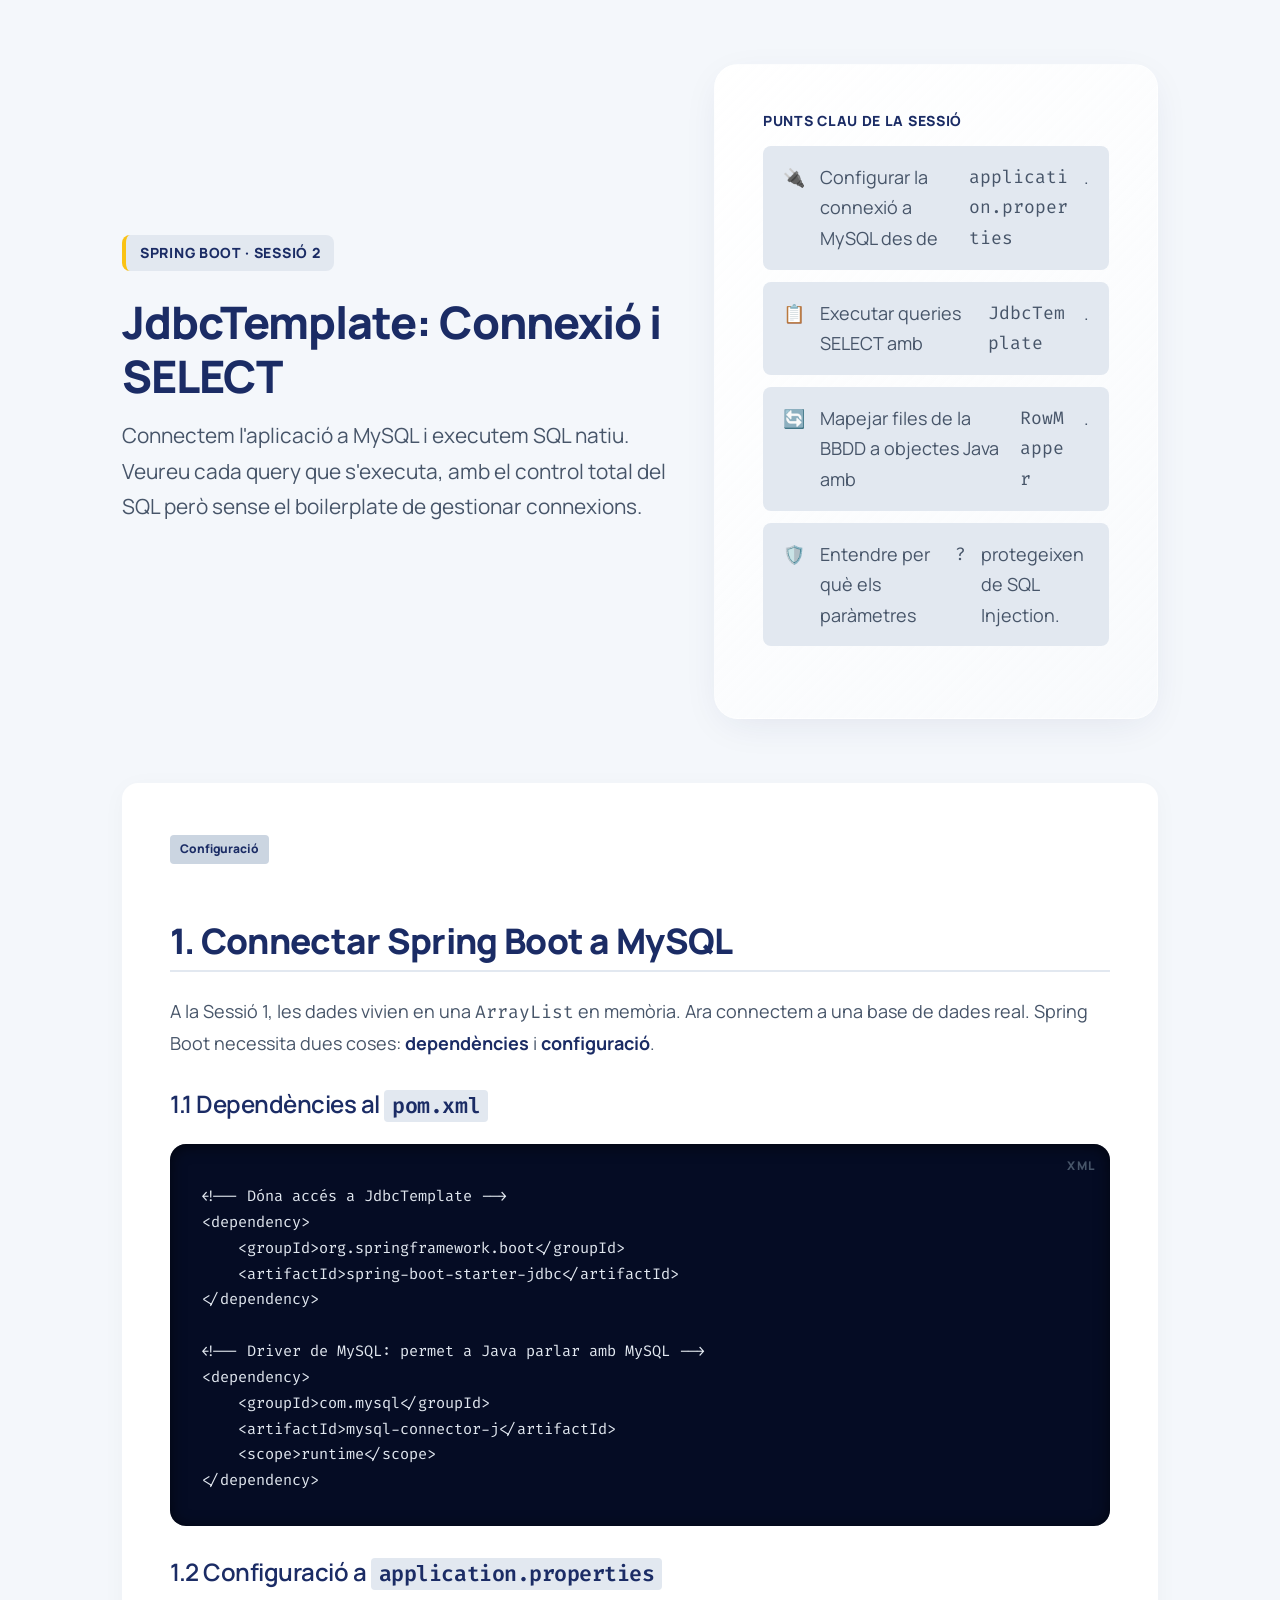
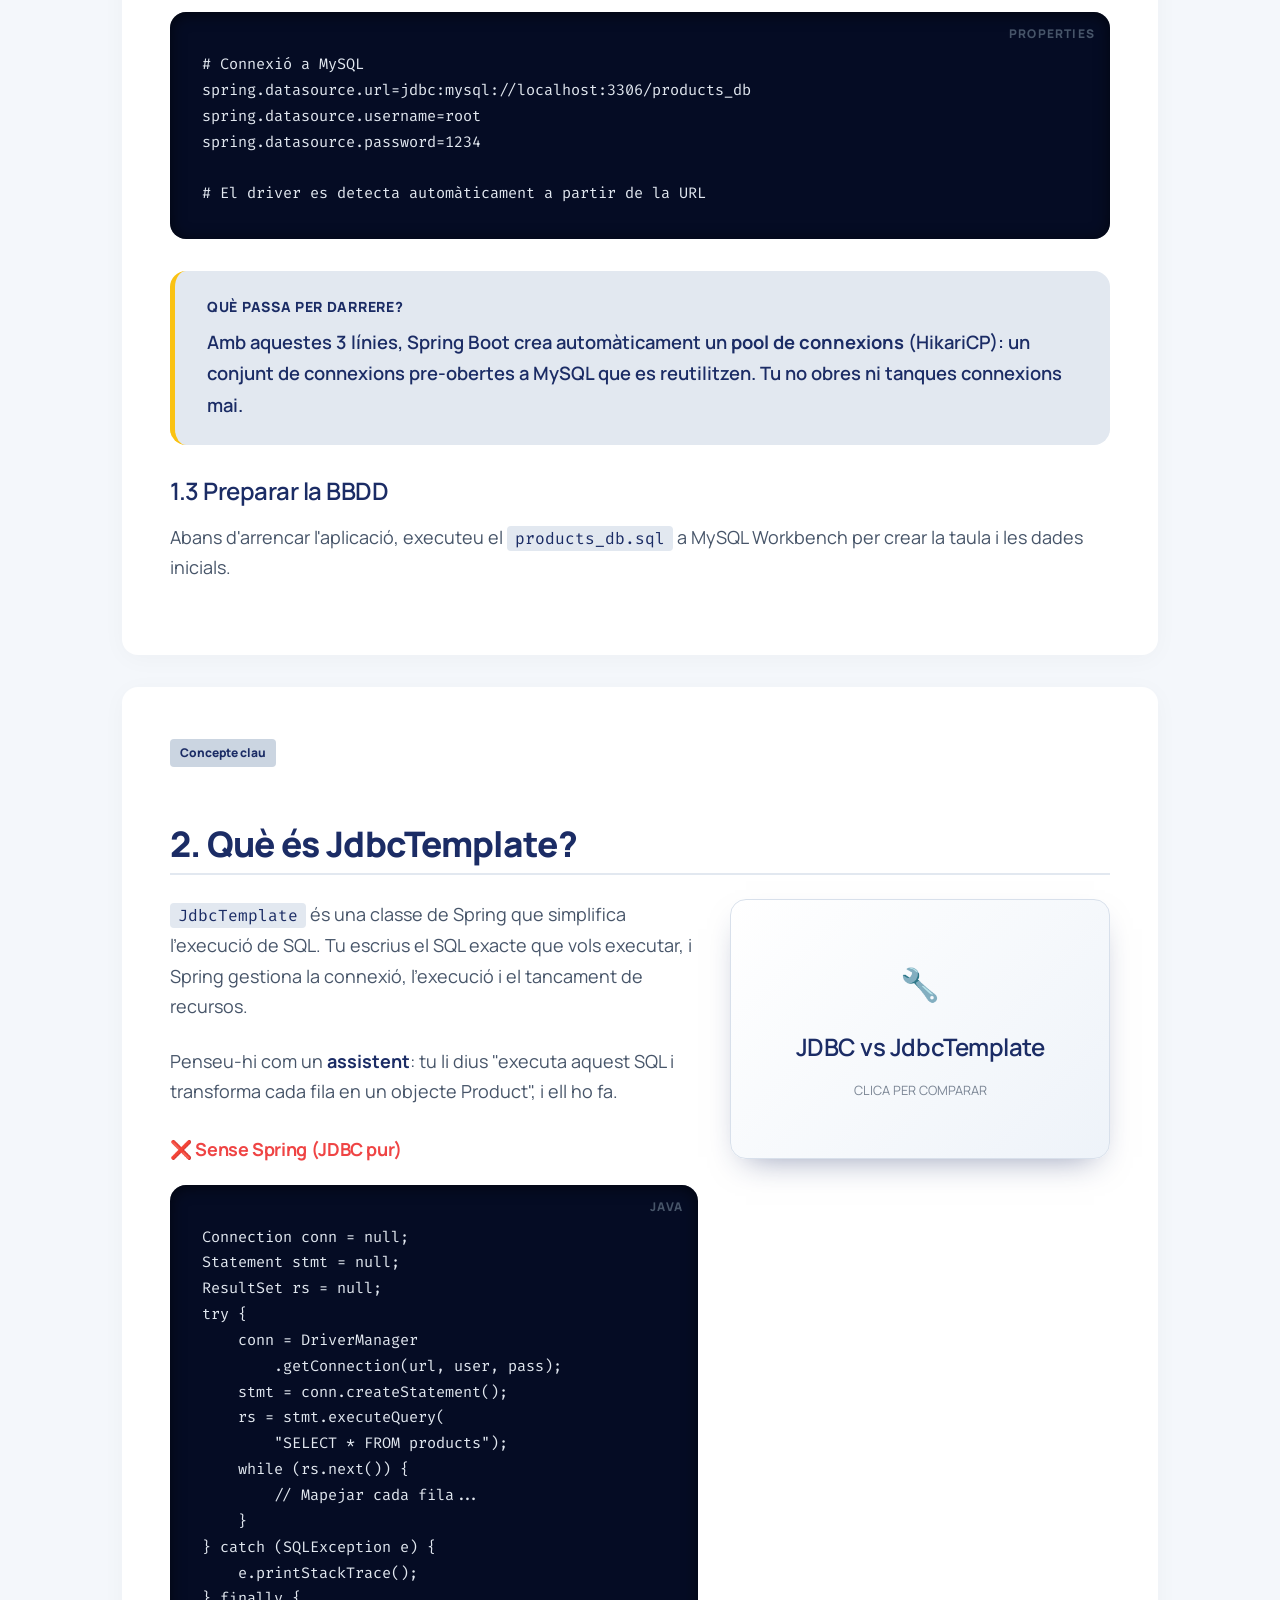
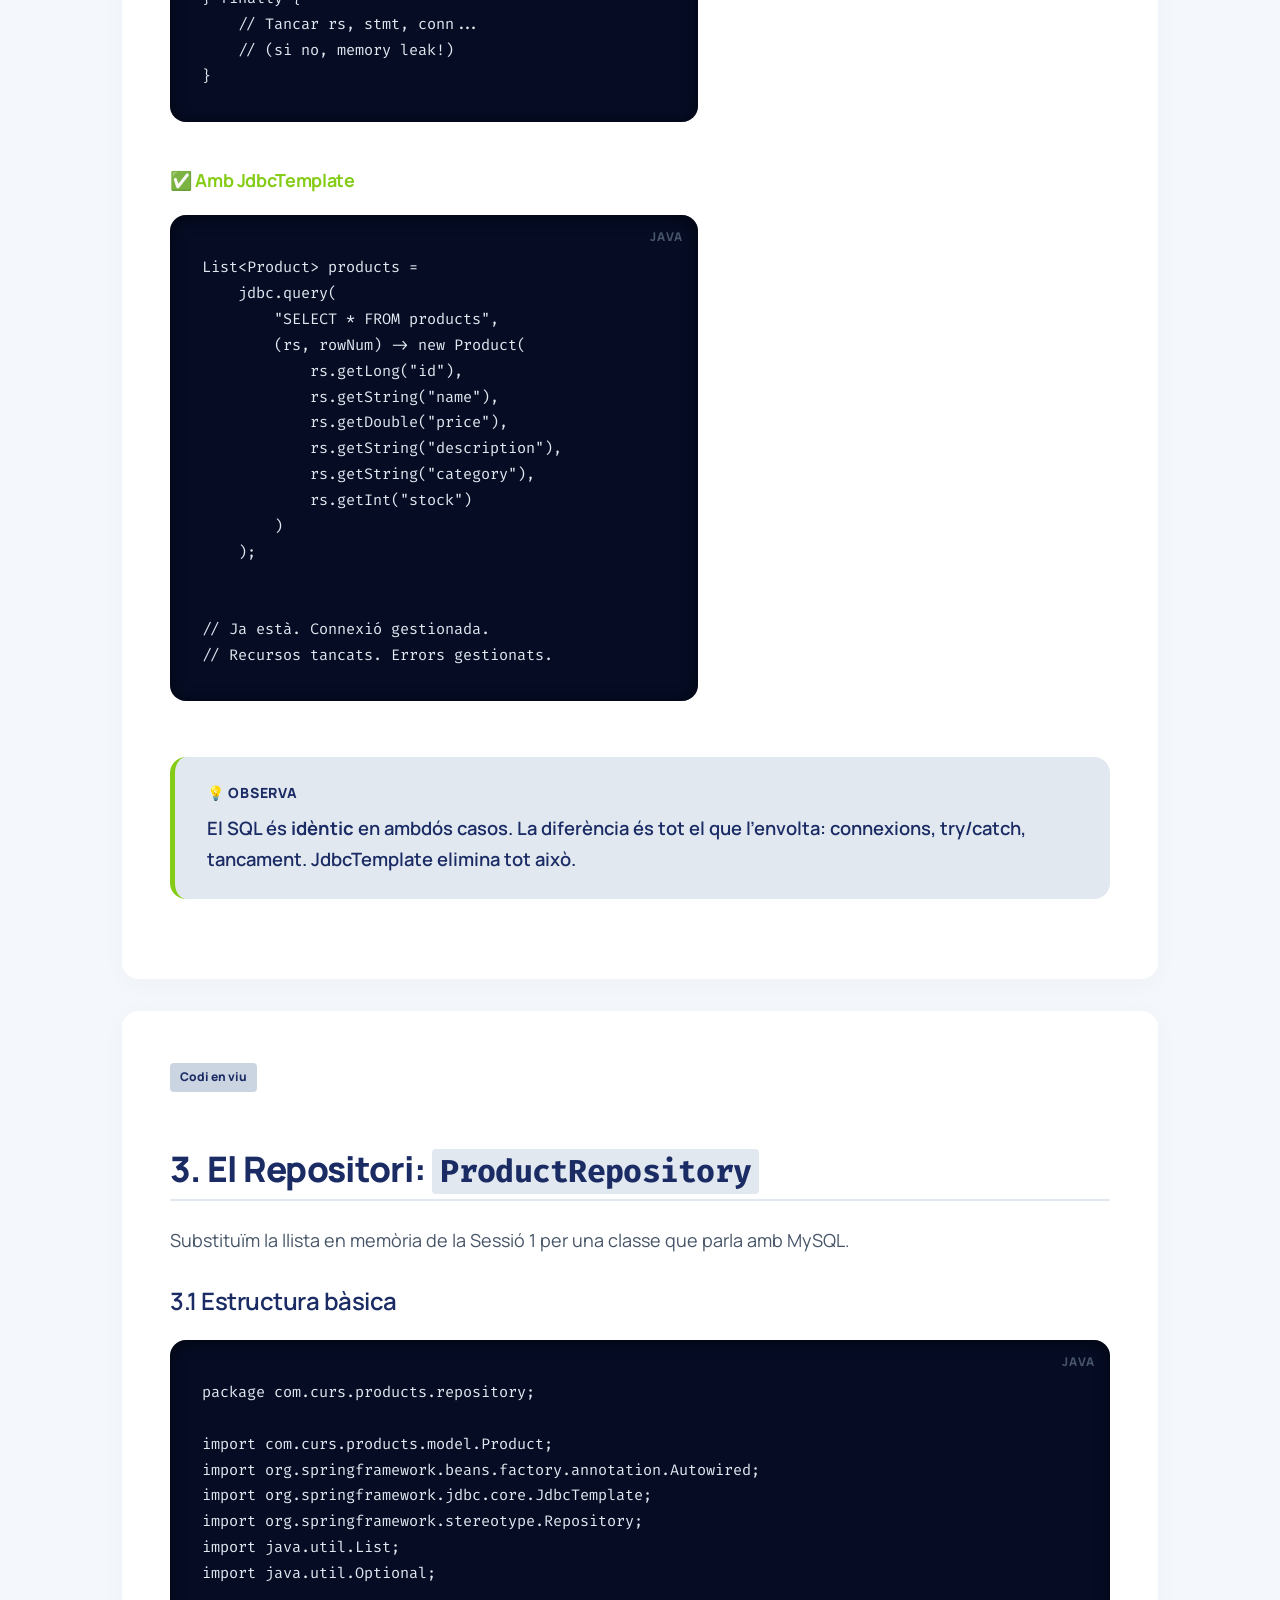
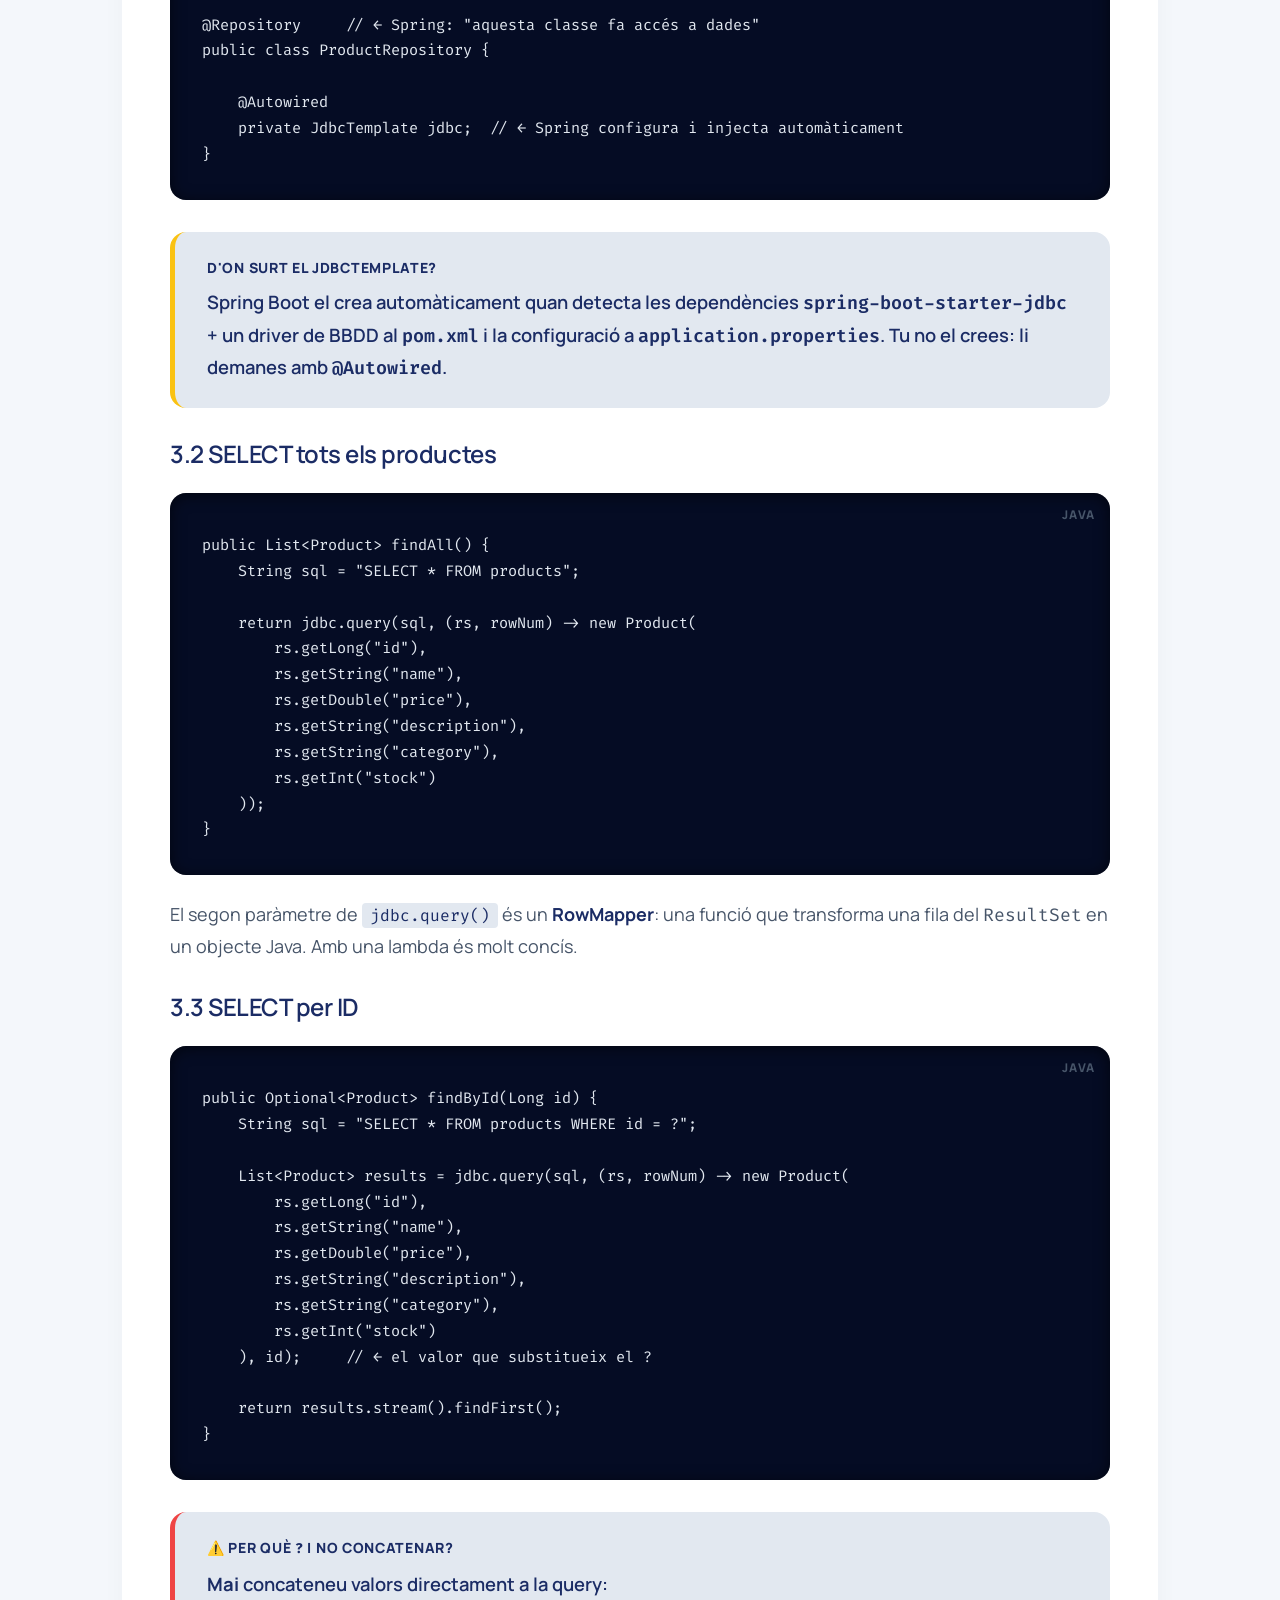
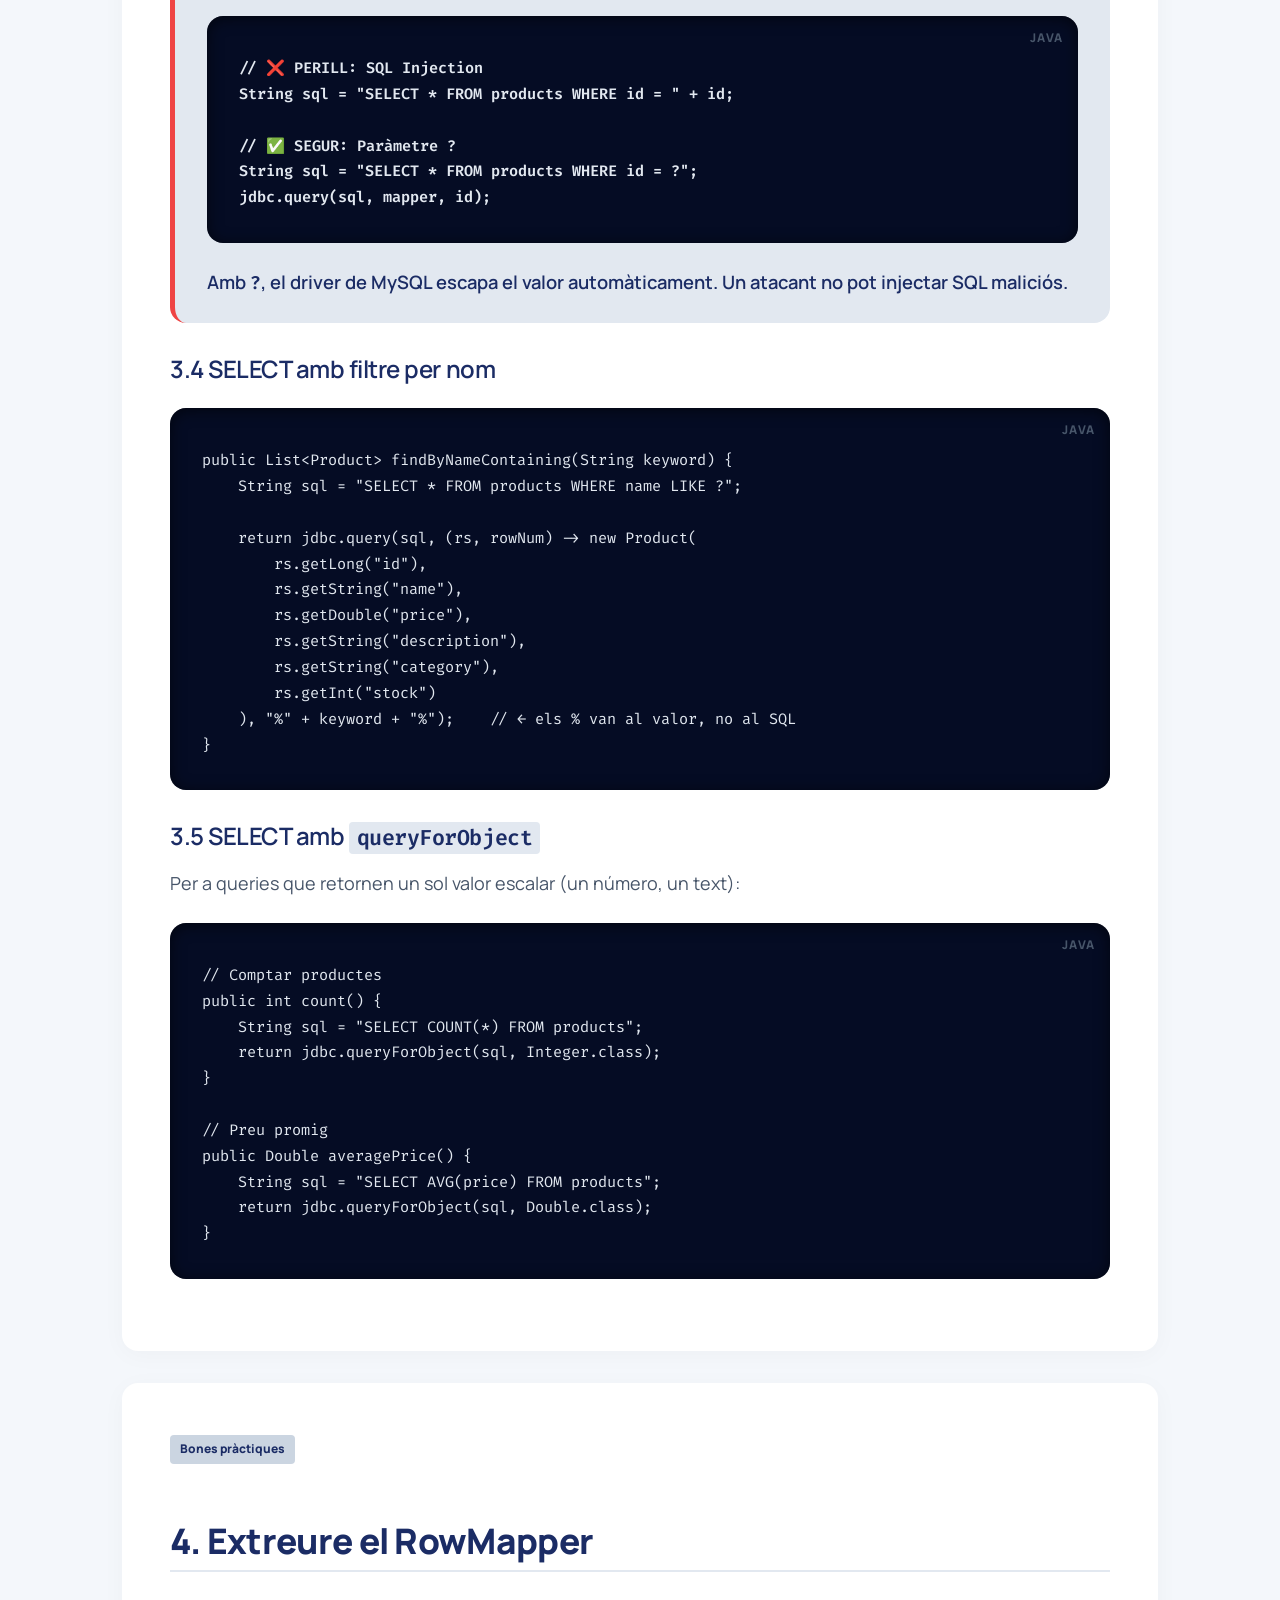
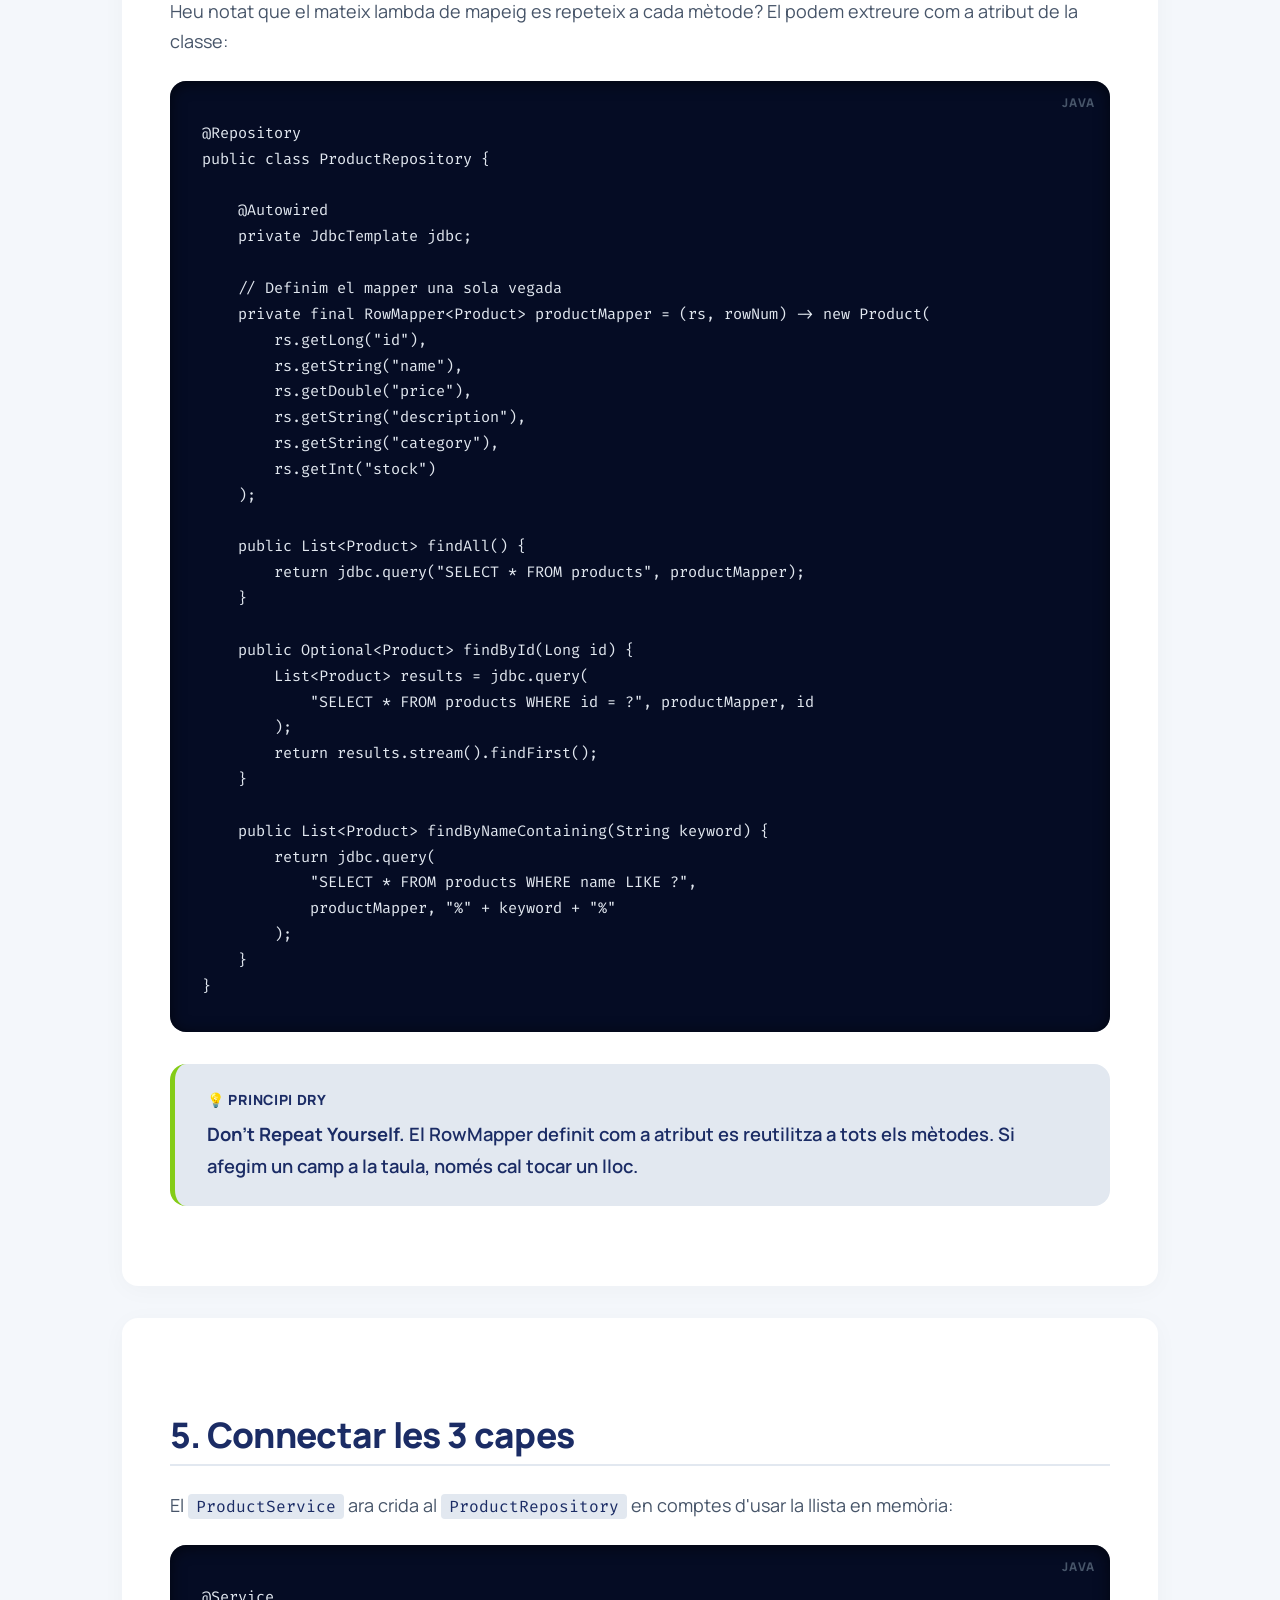
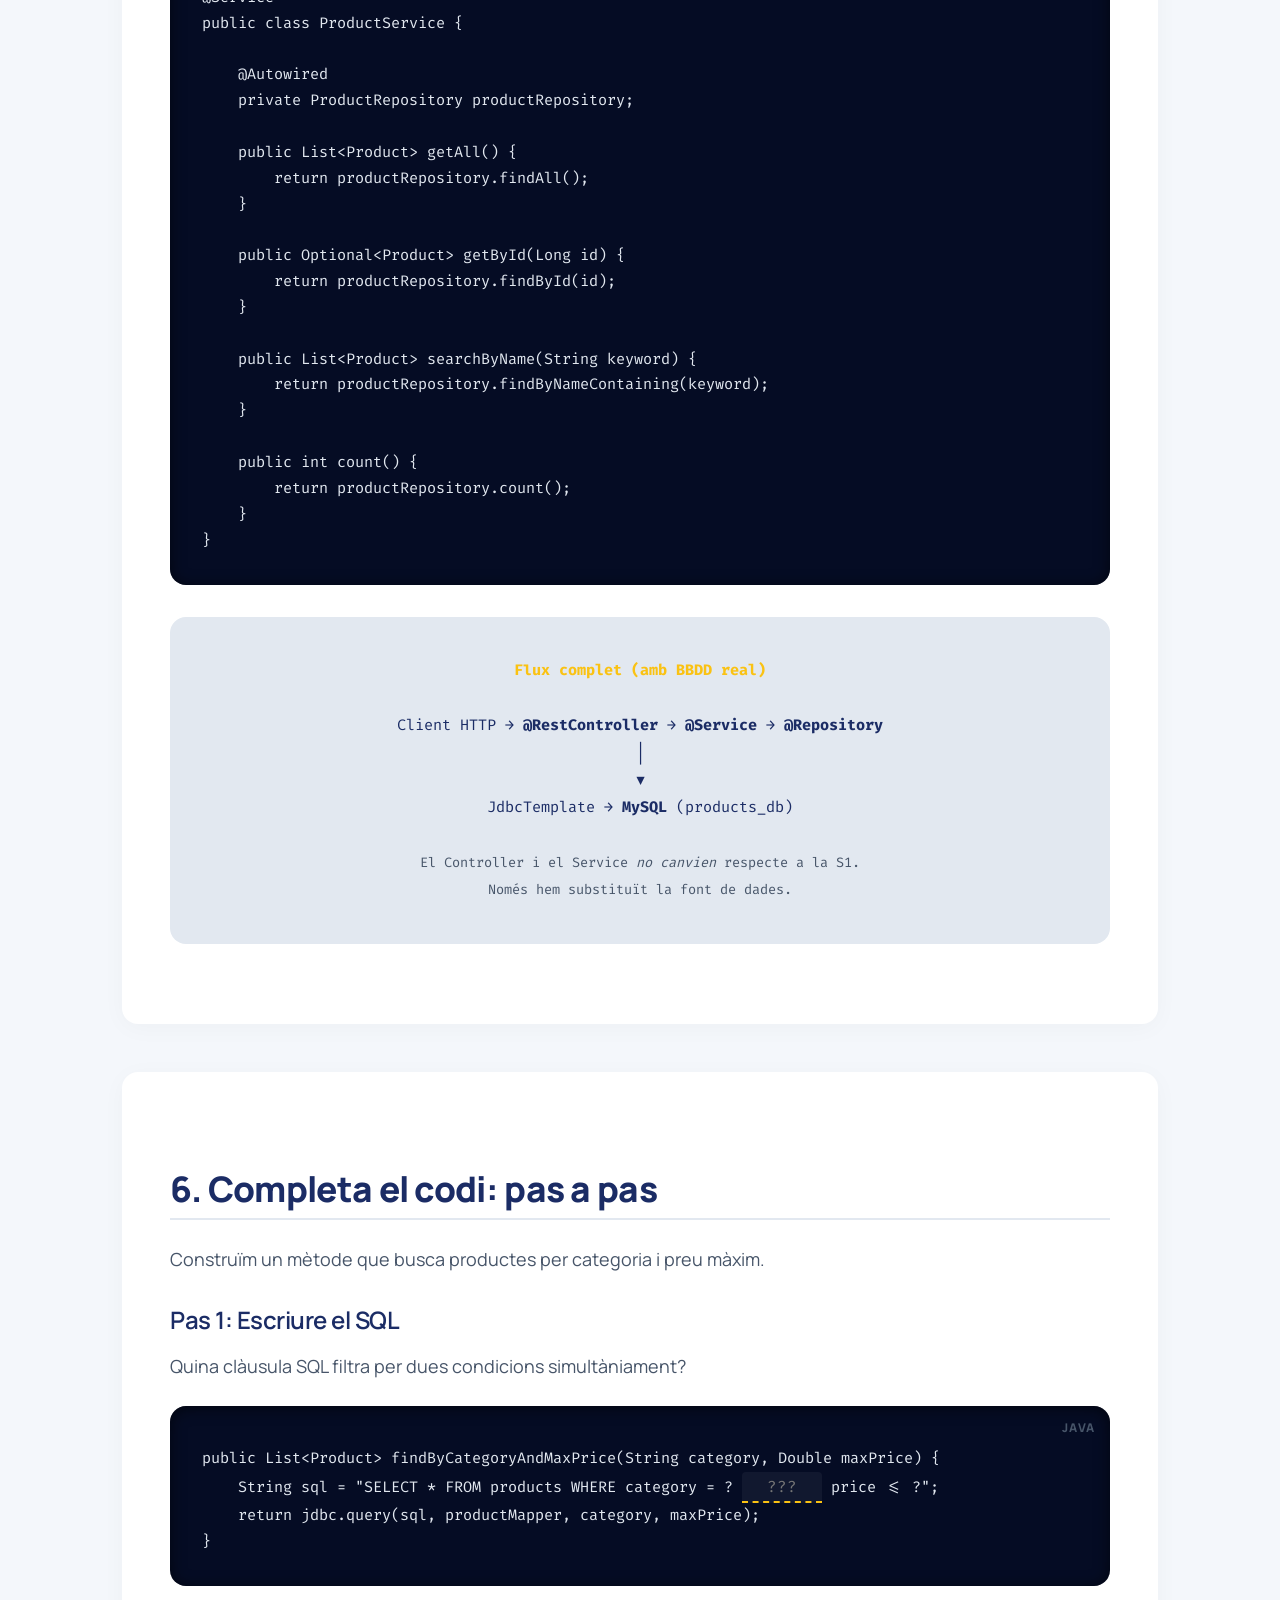
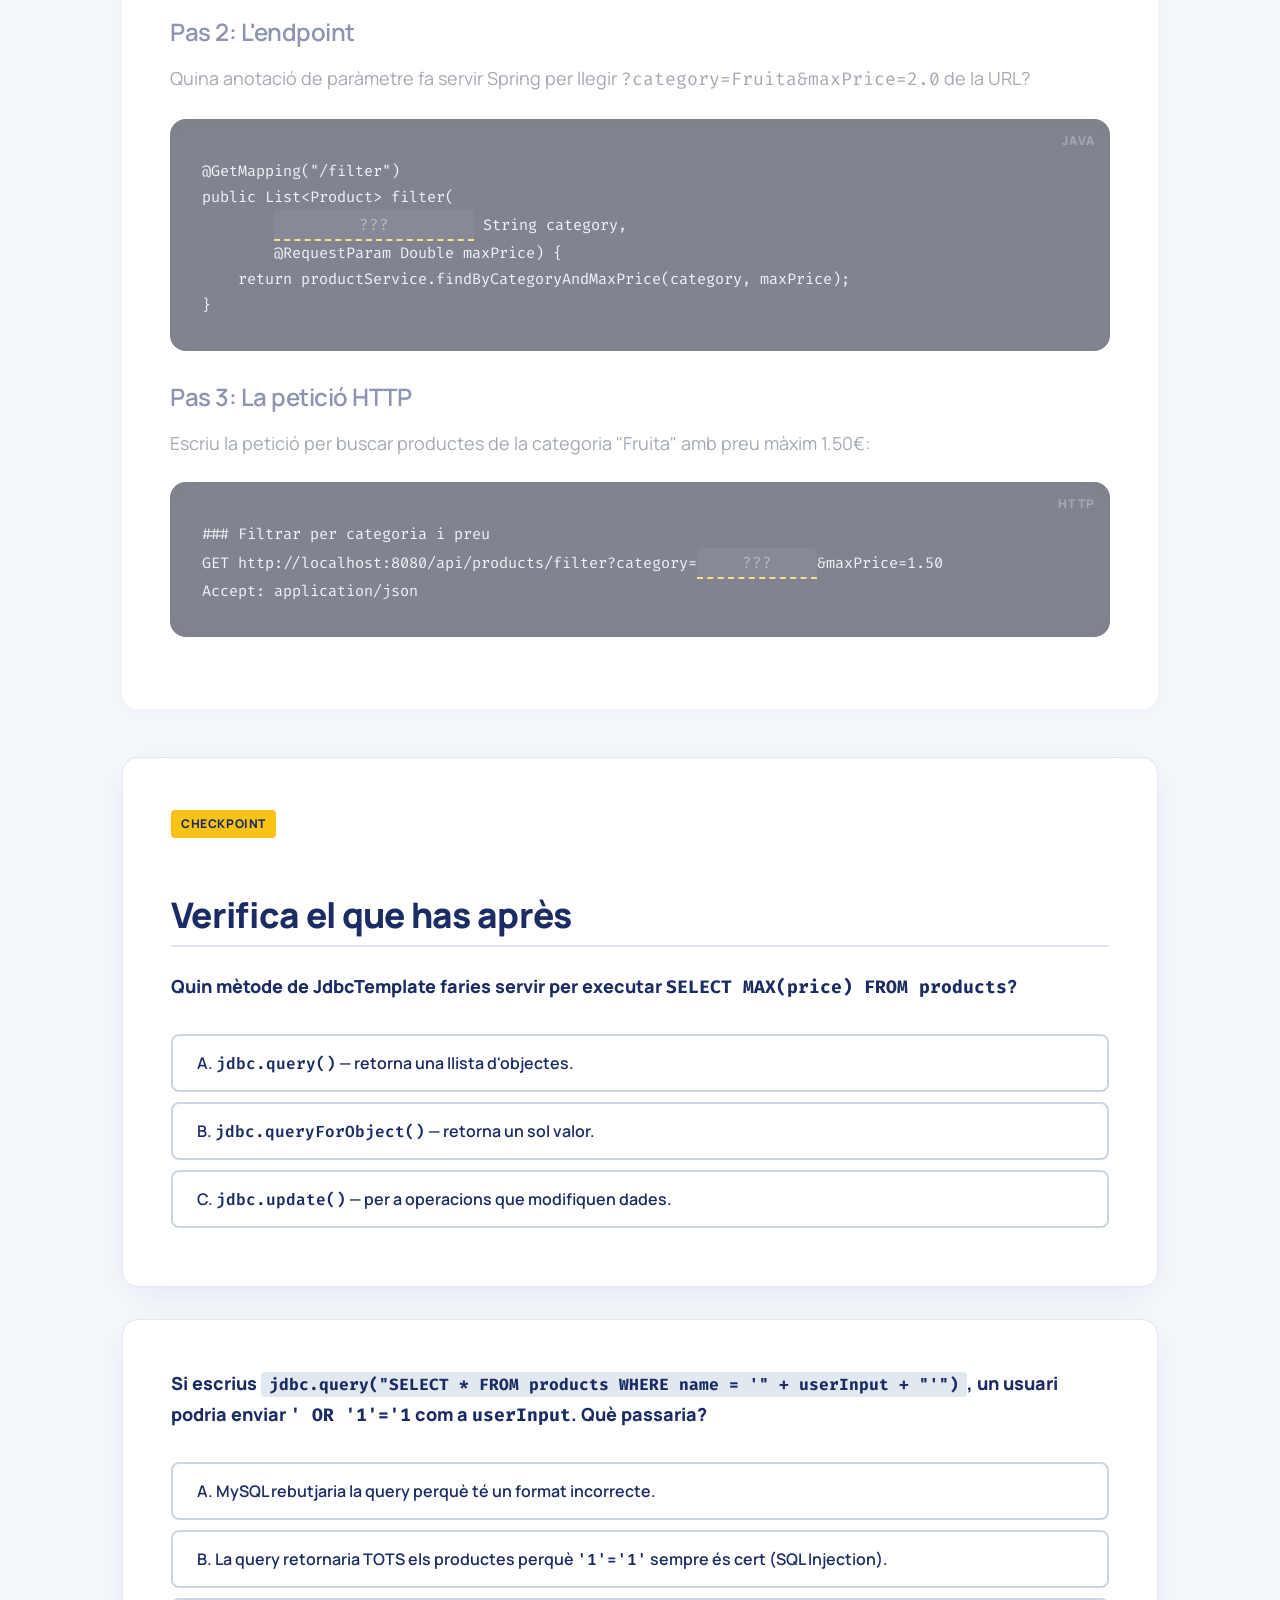
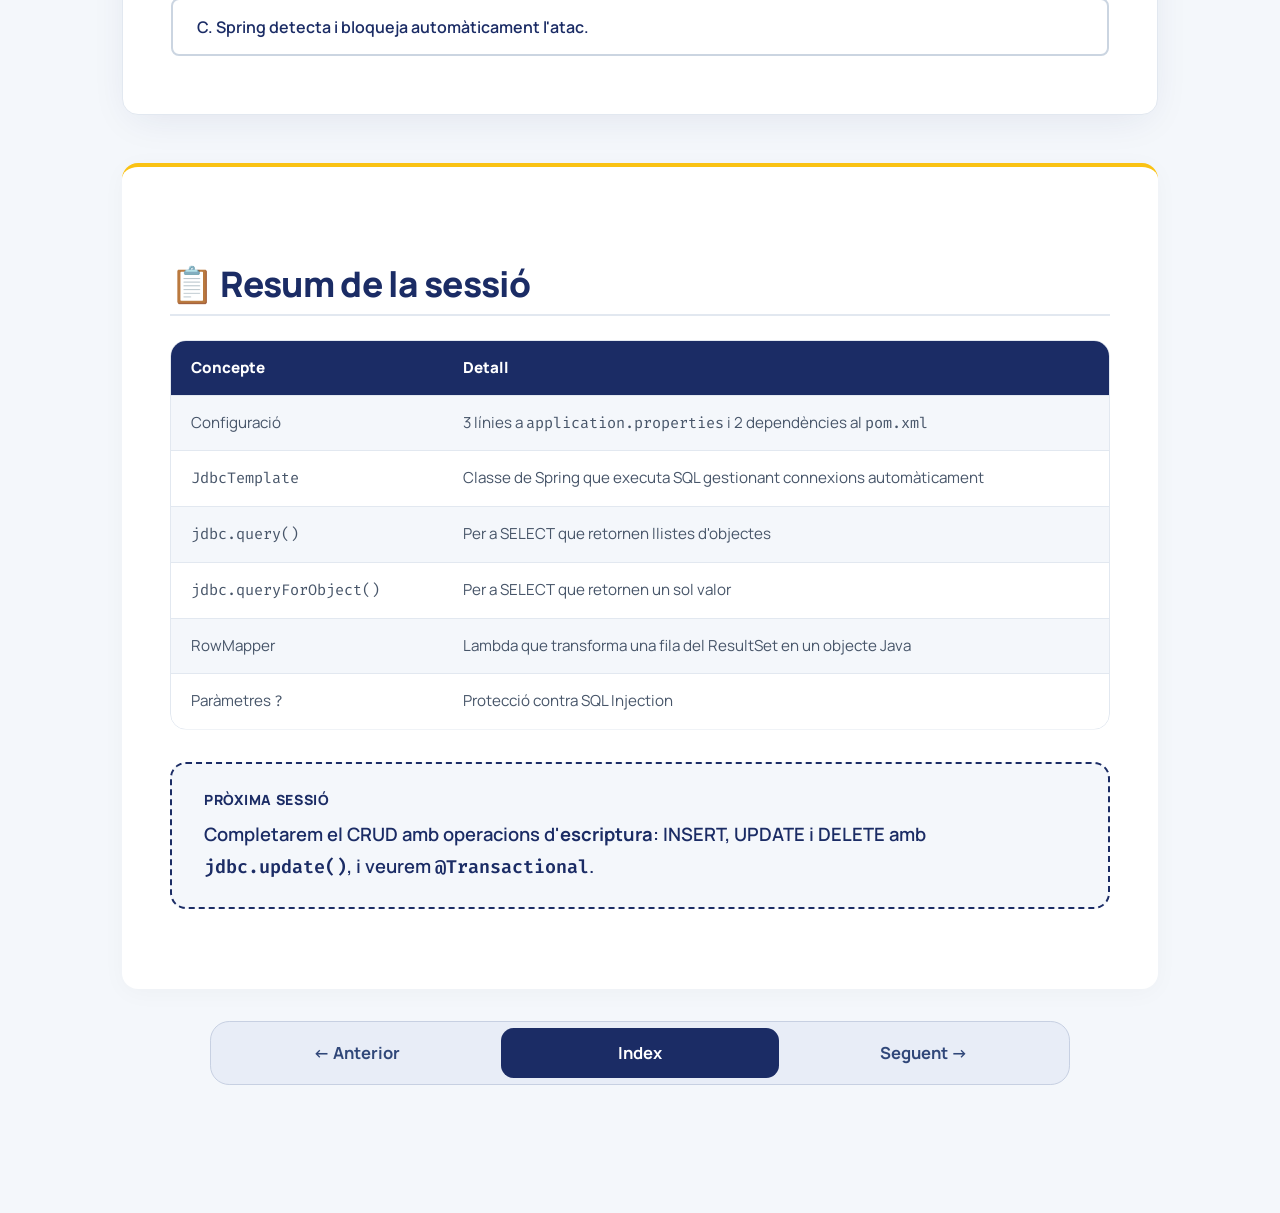
<file: Sessio 2/S02_JdbcTemplate_Select.html>
<!doctype html>
<html lang="ca">
  <head>
    <meta charset="UTF-8" />
    <meta name="viewport" content="width=device-width, initial-scale=1.0" />
    <title>Sessió 2: JdbcTemplate — Connexió i SELECT</title>
    <link
      href="https://fonts.googleapis.com/css2?family=Manrope:wght@400;500;600;800&family=Fira+Code&display=swap"
      rel="stylesheet"
    />
    <link rel="stylesheet" href="../styles.css" />
  </head>
  <body class="page-session">
    <div class="container">
      <!-- HERO -->
      <header class="hero-section">
        <div class="hero-text">
          <span class="label badge">Spring Boot · Sessió 2</span>
          <h1>JdbcTemplate: Connexió i SELECT</h1>
          <p style="font-size: 1.3rem">
            Connectem l'aplicació a MySQL i executem SQL natiu. Veureu cada
            query que s'executa, amb el control total del SQL però sense el
            boilerplate de gestionar connexions.
          </p>
        </div>
        <div class="hero-glass-card shadow-ambient">
          <h3 class="label">Punts Clau de la Sessió</h3>
          <ul class="scholarly-list">
            <li>
              <span>🔌</span> Configurar la connexió a MySQL des de
              <code>application.properties</code>.
            </li>
            <li>
              <span>📋</span> Executar queries SELECT amb
              <code>JdbcTemplate</code>.
            </li>
            <li>
              <span>🔄</span> Mapejar files de la BBDD a objectes Java amb
              <code>RowMapper</code>.
            </li>
            <li>
              <span>🛡️</span> Entendre per què els paràmetres
              <code>?</code> protegeixen de SQL Injection.
            </li>
          </ul>
        </div>
      </header>

      <!-- BLOC 1: CONFIGURACIÓ -->
      <section class="content-block">
        <span class="tag">Configuració</span>
        <h2>1. Connectar Spring Boot a MySQL</h2>

        <p>
          A la Sessió 1, les dades vivien en una <code>ArrayList</code> en
          memòria. Ara connectem a una base de dades real. Spring Boot necessita
          dues coses: <strong>dependències</strong> i
          <strong>configuració</strong>.
        </p>

        <h3>1.1 Dependències al <span class="inline-code">pom.xml</span></h3>
        <pre data-lang="XML"><code>&lt;!-- Dóna accés a JdbcTemplate --&gt;
&lt;dependency&gt;
    &lt;groupId&gt;org.springframework.boot&lt;/groupId&gt;
    &lt;artifactId&gt;spring-boot-starter-jdbc&lt;/artifactId&gt;
&lt;/dependency&gt;

&lt;!-- Driver de MySQL: permet a Java parlar amb MySQL --&gt;
&lt;dependency&gt;
    &lt;groupId&gt;com.mysql&lt;/groupId&gt;
    &lt;artifactId&gt;mysql-connector-j&lt;/artifactId&gt;
    &lt;scope&gt;runtime&lt;/scope&gt;
&lt;/dependency&gt;</code></pre>

        <h3>
          1.2 Configuració a
          <span class="inline-code">application.properties</span>
        </h3>
        <pre data-lang="PROPERTIES"><code># Connexió a MySQL
spring.datasource.url=jdbc:mysql://localhost:3306/products_db
spring.datasource.username=root
spring.datasource.password=1234

# El driver es detecta automàticament a partir de la URL</code></pre>

        <div class="callout">
          <span class="label" style="display: block; margin-bottom: 8px"
            >Què passa per darrere?</span
          >
          Amb aquestes 3 línies, Spring Boot crea automàticament un
          <strong>pool de connexions</strong> (HikariCP): un conjunt de
          connexions pre-obertes a MySQL que es reutilitzen. Tu no obres ni
          tanques connexions mai.
        </div>

        <h3>1.3 Preparar la BBDD</h3>
        <p>
          Abans d'arrencar l'aplicació, executeu el
          <span class="inline-code">products_db.sql</span> a MySQL Workbench per
          crear la taula i les dades inicials.
        </p>
      </section>

      <!-- BLOC 2: QUÈ ÉS JDBCTEMPLATE -->
      <section class="content-block">
        <span class="tag">Concepte clau</span>
        <h2>2. Què és JdbcTemplate?</h2>

        <div
          class="flashcard-wrapper"
          onclick="this.classList.toggle('flipped')"
        >
          <div class="flashcard-inner">
            <div class="fc-face fc-front">
              <div class="fc-icon">🔧</div>
              <h3>JDBC vs JdbcTemplate</h3>
              <span
                style="
                  font-size: 0.8rem;
                  opacity: 0.7;
                  margin-top: 10px;
                  text-transform: uppercase;
                "
                >Clica per comparar</span
              >
            </div>
            <div class="fc-face fc-back">
              <p>
                <strong>JDBC</strong> (java.sql): tu obres connexió, crees
                Statement, iteres ResultSet, tanques tot.<br /><br /><strong
                  >JdbcTemplate</strong
                >: tu escrius el SQL i el mapeig. Spring fa la resta.
              </p>
            </div>
          </div>
        </div>

        <p>
          <span class="inline-code">JdbcTemplate</span> és una classe de Spring
          que simplifica l'execució de SQL. Tu escrius el SQL exacte que vols
          executar, i Spring gestiona la connexió, l'execució i el tancament de
          recursos.
        </p>

        <p>
          Penseu-hi com un <strong>assistent</strong>: tu li dius "executa
          aquest SQL i transforma cada fila en un objecte Product", i ell ho fa.
        </p>

        <div class="vs-block">
          <div>
            <h4 style="color: var(--danger)">❌ Sense Spring (JDBC pur)</h4>
            <pre data-lang="JAVA"><code>Connection conn = null;
Statement stmt = null;
ResultSet rs = null;
try {
    conn = DriverManager
        .getConnection(url, user, pass);
    stmt = conn.createStatement();
    rs = stmt.executeQuery(
        "SELECT * FROM products");
    while (rs.next()) {
        // Mapejar cada fila...
    }
} catch (SQLException e) {
    e.printStackTrace();
} finally {
    // Tancar rs, stmt, conn...
    // (si no, memory leak!)
}</code></pre>
          </div>
          <div>
            <h4 style="color: var(--secondary-fixed)">✅ Amb JdbcTemplate</h4>
            <pre data-lang="JAVA"><code>List&lt;Product&gt; products = 
    jdbc.query(
        "SELECT * FROM products",
        (rs, rowNum) -&gt; new Product(
            rs.getLong("id"),
            rs.getString("name"),
            rs.getDouble("price"),
            rs.getString("description"),
            rs.getString("category"),
            rs.getInt("stock")
        )
    );


// Ja està. Connexió gestionada.
// Recursos tancats. Errors gestionats.</code></pre>
          </div>
        </div>

        <div class="callout tip">
          <span class="label" style="display: block; margin-bottom: 8px"
            >💡 Observa</span
          >
          El SQL és <strong>idèntic</strong> en ambdós casos. La diferència és
          tot el que l'envolta: connexions, try/catch, tancament. JdbcTemplate
          elimina tot això.
        </div>
      </section>

      <!-- BLOC 3: REPOSITORI AMB JDBCTEMPLATE -->
      <section class="content-block">
        <span class="tag">Codi en viu</span>
        <h2>
          3. El Repositori: <span class="inline-code">ProductRepository</span>
        </h2>

        <p>
          Substituïm la llista en memòria de la Sessió 1 per una classe que
          parla amb MySQL.
        </p>

        <h3>3.1 Estructura bàsica</h3>
        <pre data-lang="JAVA"><code>package com.curs.products.repository;

import com.curs.products.model.Product;
import org.springframework.beans.factory.annotation.Autowired;
import org.springframework.jdbc.core.JdbcTemplate;
import org.springframework.stereotype.Repository;
import java.util.List;
import java.util.Optional;

@Repository     // ← Spring: "aquesta classe fa accés a dades"
public class ProductRepository {

    @Autowired
    private JdbcTemplate jdbc;  // ← Spring configura i injecta automàticament
}</code></pre>

        <div class="callout">
          <span class="label" style="display: block; margin-bottom: 8px"
            >D'on surt el JdbcTemplate?</span
          >
          Spring Boot el crea automàticament quan detecta les dependències
          <code>spring-boot-starter-jdbc</code> + un driver de BBDD al
          <code>pom.xml</code> i la configuració a
          <code>application.properties</code>. Tu no el crees: li demanes amb
          <code>@Autowired</code>.
        </div>

        <h3>3.2 SELECT tots els productes</h3>
        <pre data-lang="JAVA"><code>public List&lt;Product&gt; findAll() {
    String sql = "SELECT * FROM products";

    return jdbc.query(sql, (rs, rowNum) -&gt; new Product(
        rs.getLong("id"),
        rs.getString("name"),
        rs.getDouble("price"),
        rs.getString("description"),
        rs.getString("category"),
        rs.getInt("stock")
    ));
}</code></pre>

        <p>
          El segon paràmetre de <span class="inline-code">jdbc.query()</span> és
          un <strong>RowMapper</strong>: una funció que transforma una fila del
          <code>ResultSet</code> en un objecte Java. Amb una lambda és molt
          concís.
        </p>

        <h3>3.3 SELECT per ID</h3>
        <pre
          data-lang="JAVA"
        ><code>public Optional&lt;Product&gt; findById(Long id) {
    String sql = "SELECT * FROM products WHERE id = ?";

    List&lt;Product&gt; results = jdbc.query(sql, (rs, rowNum) -&gt; new Product(
        rs.getLong("id"),
        rs.getString("name"),
        rs.getDouble("price"),
        rs.getString("description"),
        rs.getString("category"),
        rs.getInt("stock")
    ), id);     // ← el valor que substitueix el ?

    return results.stream().findFirst();
}</code></pre>

        <div class="callout warning">
          <span class="label" style="display: block; margin-bottom: 8px"
            >⚠️ Per què <code>?</code> i no concatenar?</span
          >
          <strong>Mai</strong> concateneu valors directament a la query:
          <pre
            data-lang="JAVA"
            style="margin-top: 1rem"
          ><code>// ❌ PERILL: SQL Injection
String sql = "SELECT * FROM products WHERE id = " + id;

// ✅ SEGUR: Paràmetre ?
String sql = "SELECT * FROM products WHERE id = ?";
jdbc.query(sql, mapper, id);</code></pre>
          Amb <code>?</code>, el driver de MySQL escapa el valor automàticament.
          Un atacant no pot injectar SQL maliciós.
        </div>

        <h3>3.4 SELECT amb filtre per nom</h3>
        <pre
          data-lang="JAVA"
        ><code>public List&lt;Product&gt; findByNameContaining(String keyword) {
    String sql = "SELECT * FROM products WHERE name LIKE ?";

    return jdbc.query(sql, (rs, rowNum) -&gt; new Product(
        rs.getLong("id"),
        rs.getString("name"),
        rs.getDouble("price"),
        rs.getString("description"),
        rs.getString("category"),
        rs.getInt("stock")
    ), "%" + keyword + "%");    // ← els % van al valor, no al SQL
}</code></pre>

        <h3>3.5 SELECT amb <span class="inline-code">queryForObject</span></h3>
        <p>
          Per a queries que retornen un sol valor escalar (un número, un text):
        </p>
        <pre data-lang="JAVA"><code>// Comptar productes
public int count() {
    String sql = "SELECT COUNT(*) FROM products";
    return jdbc.queryForObject(sql, Integer.class);
}

// Preu promig
public Double averagePrice() {
    String sql = "SELECT AVG(price) FROM products";
    return jdbc.queryForObject(sql, Double.class);
}</code></pre>
      </section>

      <!-- BLOC 4: REUTILITZAR EL ROWMAPPER -->
      <section class="content-block">
        <span class="tag">Bones pràctiques</span>
        <h2>4. Extreure el RowMapper</h2>

        <p>
          Heu notat que el mateix lambda de mapeig es repeteix a cada mètode? El
          podem extreure com a atribut de la classe:
        </p>

        <pre data-lang="JAVA"><code>@Repository
public class ProductRepository {

    @Autowired
    private JdbcTemplate jdbc;

    // Definim el mapper una sola vegada
    private final RowMapper&lt;Product&gt; productMapper = (rs, rowNum) -&gt; new Product(
        rs.getLong("id"),
        rs.getString("name"),
        rs.getDouble("price"),
        rs.getString("description"),
        rs.getString("category"),
        rs.getInt("stock")
    );

    public List&lt;Product&gt; findAll() {
        return jdbc.query("SELECT * FROM products", productMapper);
    }

    public Optional&lt;Product&gt; findById(Long id) {
        List&lt;Product&gt; results = jdbc.query(
            "SELECT * FROM products WHERE id = ?", productMapper, id
        );
        return results.stream().findFirst();
    }

    public List&lt;Product&gt; findByNameContaining(String keyword) {
        return jdbc.query(
            "SELECT * FROM products WHERE name LIKE ?",
            productMapper, "%" + keyword + "%"
        );
    }
}</code></pre>

        <div class="callout tip">
          <span class="label" style="display: block; margin-bottom: 8px"
            >💡 Principi DRY</span
          >
          <strong>Don't Repeat Yourself.</strong> El RowMapper definit com a
          atribut es reutilitza a tots els mètodes. Si afegim un camp a la
          taula, només cal tocar un lloc.
        </div>
      </section>

      <!-- BLOC 5: CONNECTAR CAPES -->
      <section class="content-block">
        <h2>5. Connectar les 3 capes</h2>

        <p>
          El <span class="inline-code">ProductService</span> ara crida al
          <span class="inline-code">ProductRepository</span> en comptes d'usar
          la llista en memòria:
        </p>

        <pre data-lang="JAVA"><code>@Service
public class ProductService {

    @Autowired
    private ProductRepository productRepository;

    public List&lt;Product&gt; getAll() {
        return productRepository.findAll();
    }

    public Optional&lt;Product&gt; getById(Long id) {
        return productRepository.findById(id);
    }

    public List&lt;Product&gt; searchByName(String keyword) {
        return productRepository.findByNameContaining(keyword);
    }

    public int count() {
        return productRepository.count();
    }
}</code></pre>

        <div class="diagram-block">
          <strong style="color: var(--secondary)"
            >Flux complet (amb BBDD real)</strong
          ><br /><br />
          Client HTTP → <strong>@RestController</strong> →
          <strong>@Service</strong> → <strong>@Repository</strong><br />
          │<br />
          ▼<br />
          JdbcTemplate → <strong>MySQL</strong> (products_db)<br /><br />
          <span style="font-size: 0.85rem; color: var(--on-surface-muted)"
            >El Controller i el Service <em>no canvien</em> respecte a la S1.<br />Només
            hem substituït la font de dades.</span
          >
        </div>
      </section>

      <!-- EXERCICI INTERACTIU -->
      <section class="content-block" style="margin-top: 3rem">
        <h2>6. Completa el codi: pas a pas</h2>
        <p>
          Construïm un mètode que busca productes per categoria i preu màxim.
        </p>

        <div class="code-step-block active" id="step1">
          <h3>Pas 1: Escriure el SQL</h3>
          <p>Quina clàusula SQL filtra per dues condicions simultàniament?</p>
          <pre
            data-lang="JAVA"
          ><code>public List&lt;Product&gt; findByCategoryAndMaxPrice(String category, Double maxPrice) {
    String sql = "SELECT * FROM products WHERE category = ? <input type="text" id="ans1" class="code-input-inline" placeholder="???" style="width:80px;"> price &lt;= ?";
    return jdbc.query(sql, productMapper, category, maxPrice);
}</code></pre>
        </div>

        <div class="code-step-block" id="step2">
          <h3 style="margin-top: 2rem">Pas 2: L'endpoint</h3>
          <p>
            Quina anotació de paràmetre fa servir Spring per llegir
            <code>?category=Fruita&maxPrice=2.0</code> de la URL?
          </p>
          <pre data-lang="JAVA"><code>@GetMapping("/filter")
public List&lt;Product&gt; filter(
        <input type="text" id="ans2" class="code-input-inline" placeholder="???"> String category,
        @RequestParam Double maxPrice) {
    return productService.findByCategoryAndMaxPrice(category, maxPrice);
}</code></pre>
        </div>

        <div class="code-step-block" id="step3">
          <h3 style="margin-top: 2rem">Pas 3: La petició HTTP</h3>
          <p>
            Escriu la petició per buscar productes de la categoria "Fruita" amb
            preu màxim 1.50€:
          </p>
          <pre data-lang="HTTP"><code>### Filtrar per categoria i preu
GET http://localhost:8080/api/products/filter?category=<input type="text" id="ans3" class="code-input-inline" placeholder="???" style="width:120px;">&maxPrice=1.50
Accept: application/json</code></pre>
        </div>
      </section>

      <!-- CHECKPOINT -->
      <section class="checkpoint-card shadow-ambient" id="quiz1">
        <span
          class="label tag"
          style="background: var(--secondary); color: var(--primary)"
          >Checkpoint</span
        >
        <h2>Verifica el que has après</h2>

        <p style="font-weight: 800; color: var(--primary); margin-top: 1rem">
          Quin mètode de JdbcTemplate faries servir per executar
          <code>SELECT MAX(price) FROM products</code>?
        </p>

        <div style="margin-top: 2rem">
          <button class="quiz-option" onclick="checkQuiz(this, false, 'q1')">
            A. <code>jdbc.query()</code> — retorna una llista d'objectes.
          </button>
          <button class="quiz-option" onclick="checkQuiz(this, true, 'q1')">
            B. <code>jdbc.queryForObject()</code> — retorna un sol valor.
          </button>
          <button class="quiz-option" onclick="checkQuiz(this, false, 'q1')">
            C. <code>jdbc.update()</code> — per a operacions que modifiquen
            dades.
          </button>
        </div>
        <div id="q1-feedback" class="feedback-area"></div>
      </section>

      <section
        class="checkpoint-card shadow-ambient"
        id="quiz2"
        style="margin-top: 2rem"
      >
        <p style="font-weight: 800; color: var(--primary)">
          Si escrius
          <span class="inline-code"
            >jdbc.query("SELECT * FROM products WHERE name = '" + userInput +
            "'")</span
          >, un usuari podria enviar <code>' OR '1'='1</code> com a
          <code>userInput</code>. Què passaria?
        </p>

        <div style="margin-top: 2rem">
          <button class="quiz-option" onclick="checkQuiz(this, false, 'q2')">
            A. MySQL rebutjaria la query perquè té un format incorrecte.
          </button>
          <button class="quiz-option" onclick="checkQuiz(this, true, 'q2')">
            B. La query retornaria TOTS els productes perquè
            <code>'1'='1'</code> sempre és cert (SQL Injection).
          </button>
          <button class="quiz-option" onclick="checkQuiz(this, false, 'q2')">
            C. Spring detecta i bloqueja automàticament l'atac.
          </button>
        </div>
        <div id="q2-feedback" class="feedback-area"></div>
      </section>

      <!-- RESUM -->
      <section
        class="content-block"
        style="margin-top: 3rem; border-top: 4px solid var(--secondary)"
      >
        <h2>📋 Resum de la sessió</h2>

        <table class="comparison-table">
          <tr>
            <th>Concepte</th>
            <th>Detall</th>
          </tr>
          <tr>
            <td>Configuració</td>
            <td>
              3 línies a <code>application.properties</code> i 2 dependències al
              <code>pom.xml</code>
            </td>
          </tr>
          <tr>
            <td><code>JdbcTemplate</code></td>
            <td>
              Classe de Spring que executa SQL gestionant connexions
              automàticament
            </td>
          </tr>
          <tr>
            <td><code>jdbc.query()</code></td>
            <td>Per a SELECT que retornen llistes d'objectes</td>
          </tr>
          <tr>
            <td><code>jdbc.queryForObject()</code></td>
            <td>Per a SELECT que retornen un sol valor</td>
          </tr>
          <tr>
            <td>RowMapper</td>
            <td>
              Lambda que transforma una fila del ResultSet en un objecte Java
            </td>
          </tr>
          <tr>
            <td>Paràmetres <code>?</code></td>
            <td>Protecció contra SQL Injection</td>
          </tr>
        </table>

        <div
          class="callout"
          style="
            background-color: var(--surface);
            border: 2px dashed var(--primary);
          "
        >
          <span class="label" style="display: block; margin-bottom: 8px"
            >Pròxima sessió</span
          >
          Completarem el CRUD amb operacions d'<strong>escriptura</strong>:
          INSERT, UPDATE i DELETE amb <code>jdbc.update()</code>, i veurem
          <code>@Transactional</code>.
        </div>
      </section>
    </div>

    <nav class="session-nav" aria-label="Navegacio entre sessions">
      <a
        class="session-nav-link"
        href="../Sessio 1/S01_Introduccio_Spring_Boot.html"
        >&larr; Anterior</a
      >
      <a class="session-nav-link is-index" href="../index.html">Index</a>
      <a
        class="session-nav-link"
        href="../Sessio 3/S03_JdbcTemplate_Escriptura.html"
        >Seguent &rarr;</a
      >
    </nav>

    <!-- SCRIPTS -->
    <script>
      function checkQuiz(btn, isCorrect, quizId) {
        const options = btn.parentElement.querySelectorAll(".quiz-option");
        options.forEach((o) => {
          o.style.pointerEvents = "none";
          o.classList.remove("correct", "wrong");
        });
        const fb = document.getElementById(quizId + "-feedback");
        fb.style.display = "block";
        if (isCorrect) {
          btn.classList.add("correct");
          fb.style.backgroundColor = "rgba(132, 204, 22, 0.1)";
          fb.style.color = "var(--secondary-fixed)";
          if (quizId === "q1")
            fb.innerHTML =
              "✅ Correcte! <code>queryForObject()</code> és per a queries que retornen un sol valor escalar (un número, un text).";
          if (quizId === "q2")
            fb.innerHTML =
              "✅ Correcte! Això és un atac de SQL Injection. La condició <code>'1'='1'</code> és sempre certa, convertint el WHERE en un filtre que no filtra res. Per això fem servir <code>?</code>.";
        } else {
          btn.classList.add("wrong");
          fb.style.backgroundColor = "rgba(239, 68, 68, 0.1)";
          fb.style.color = "var(--danger)";
          fb.innerHTML = "❌ Incorrecte. Torna-ho a pensar!";
          setTimeout(() => {
            options.forEach((o) => {
              o.style.pointerEvents = "auto";
              o.classList.remove("wrong");
            });
            fb.style.display = "none";
          }, 4000);
        }
      }

      const inputsSeq = [
        { id: "ans1", expected: "AND", nextBlock: "step2" },
        { id: "ans2", expected: "@RequestParam", nextBlock: "step3" },
        { id: "ans3", expected: "Fruita", nextBlock: null },
      ];
      inputsSeq.forEach((stepItem) => {
        const inputEl = document.getElementById(stepItem.id);
        inputEl.addEventListener("input", (e) => {
          const val = e.target.value.trim();
          if (val.toLowerCase() === stepItem.expected.toLowerCase()) {
            e.target.classList.add("success");
            e.target.blur();
            e.target.closest(".code-step-block").classList.add("completed");
            if (stepItem.nextBlock) {
              const next = document.getElementById(stepItem.nextBlock);
              next.classList.add("active");
              setTimeout(
                () =>
                  next.scrollIntoView({ behavior: "smooth", block: "center" }),
                400,
              );
            }
          }
        });
      });
    </script>
  </body>
</html>
</file>
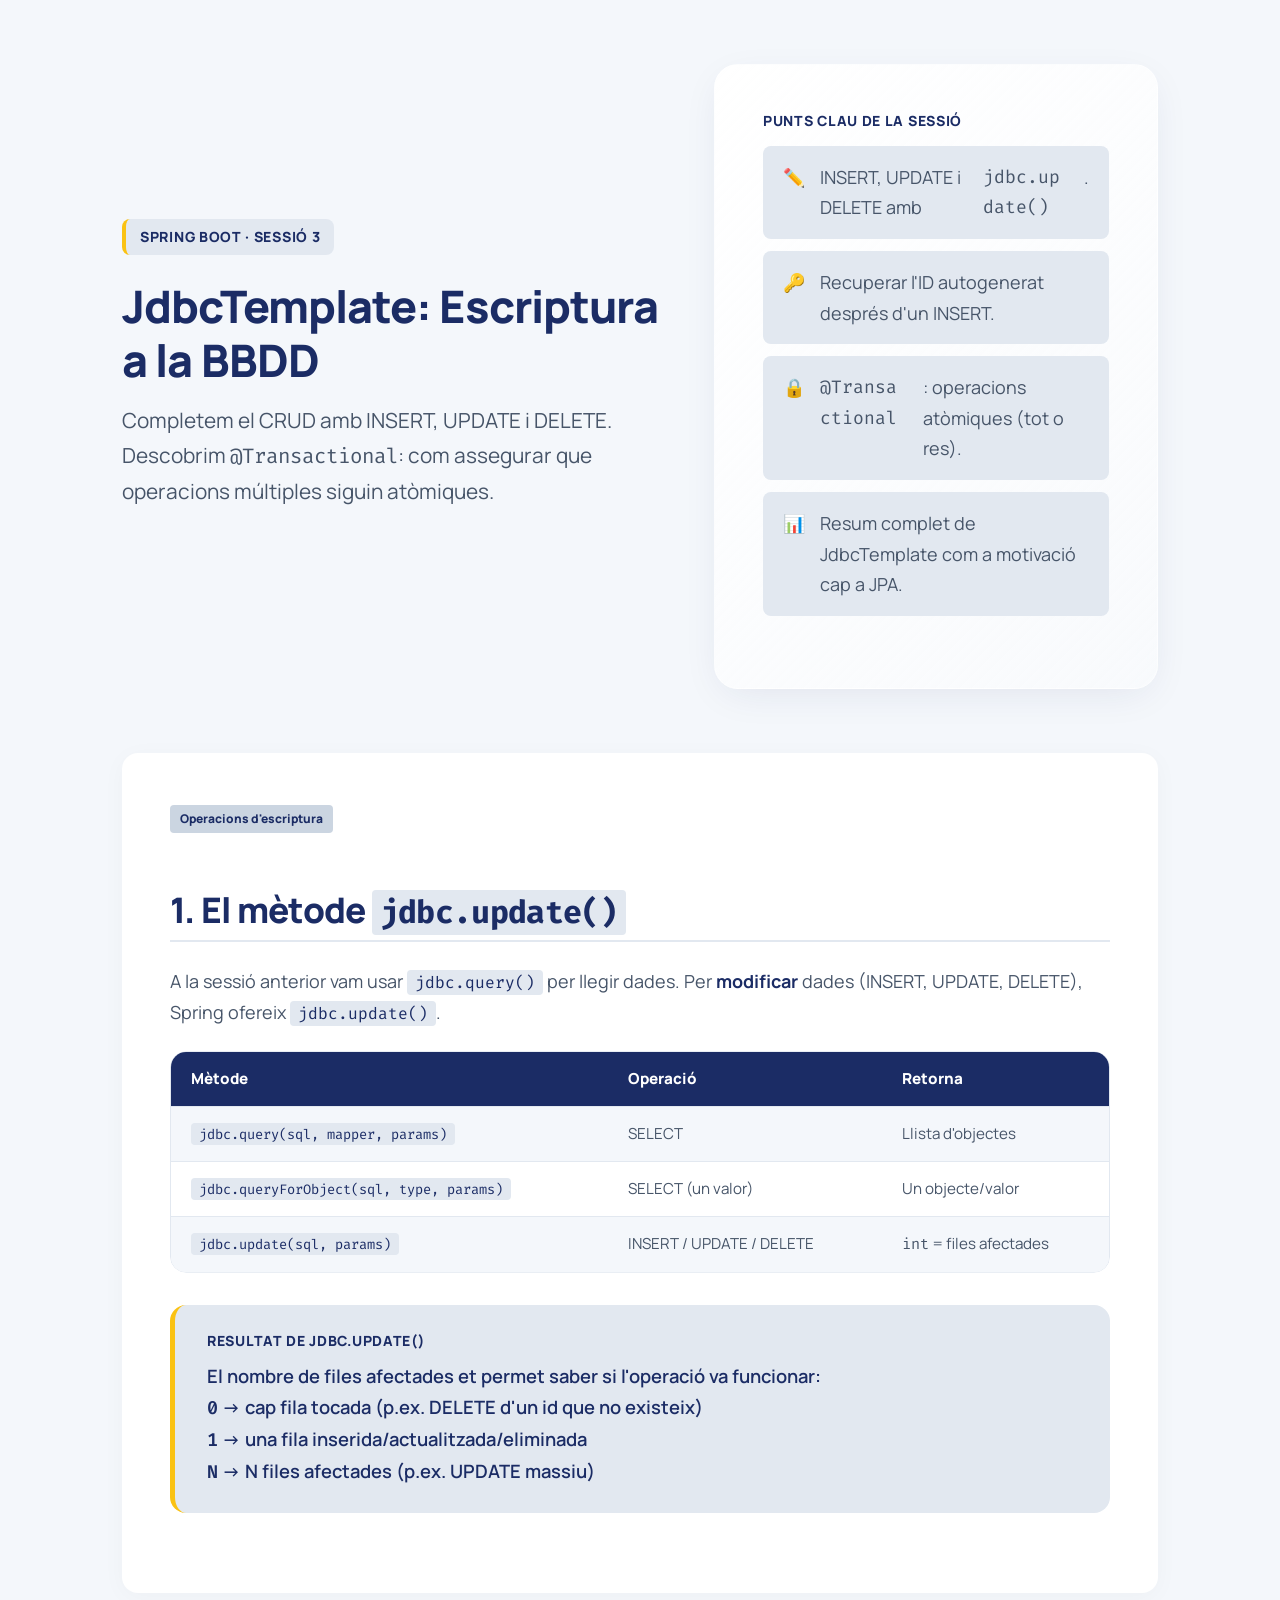
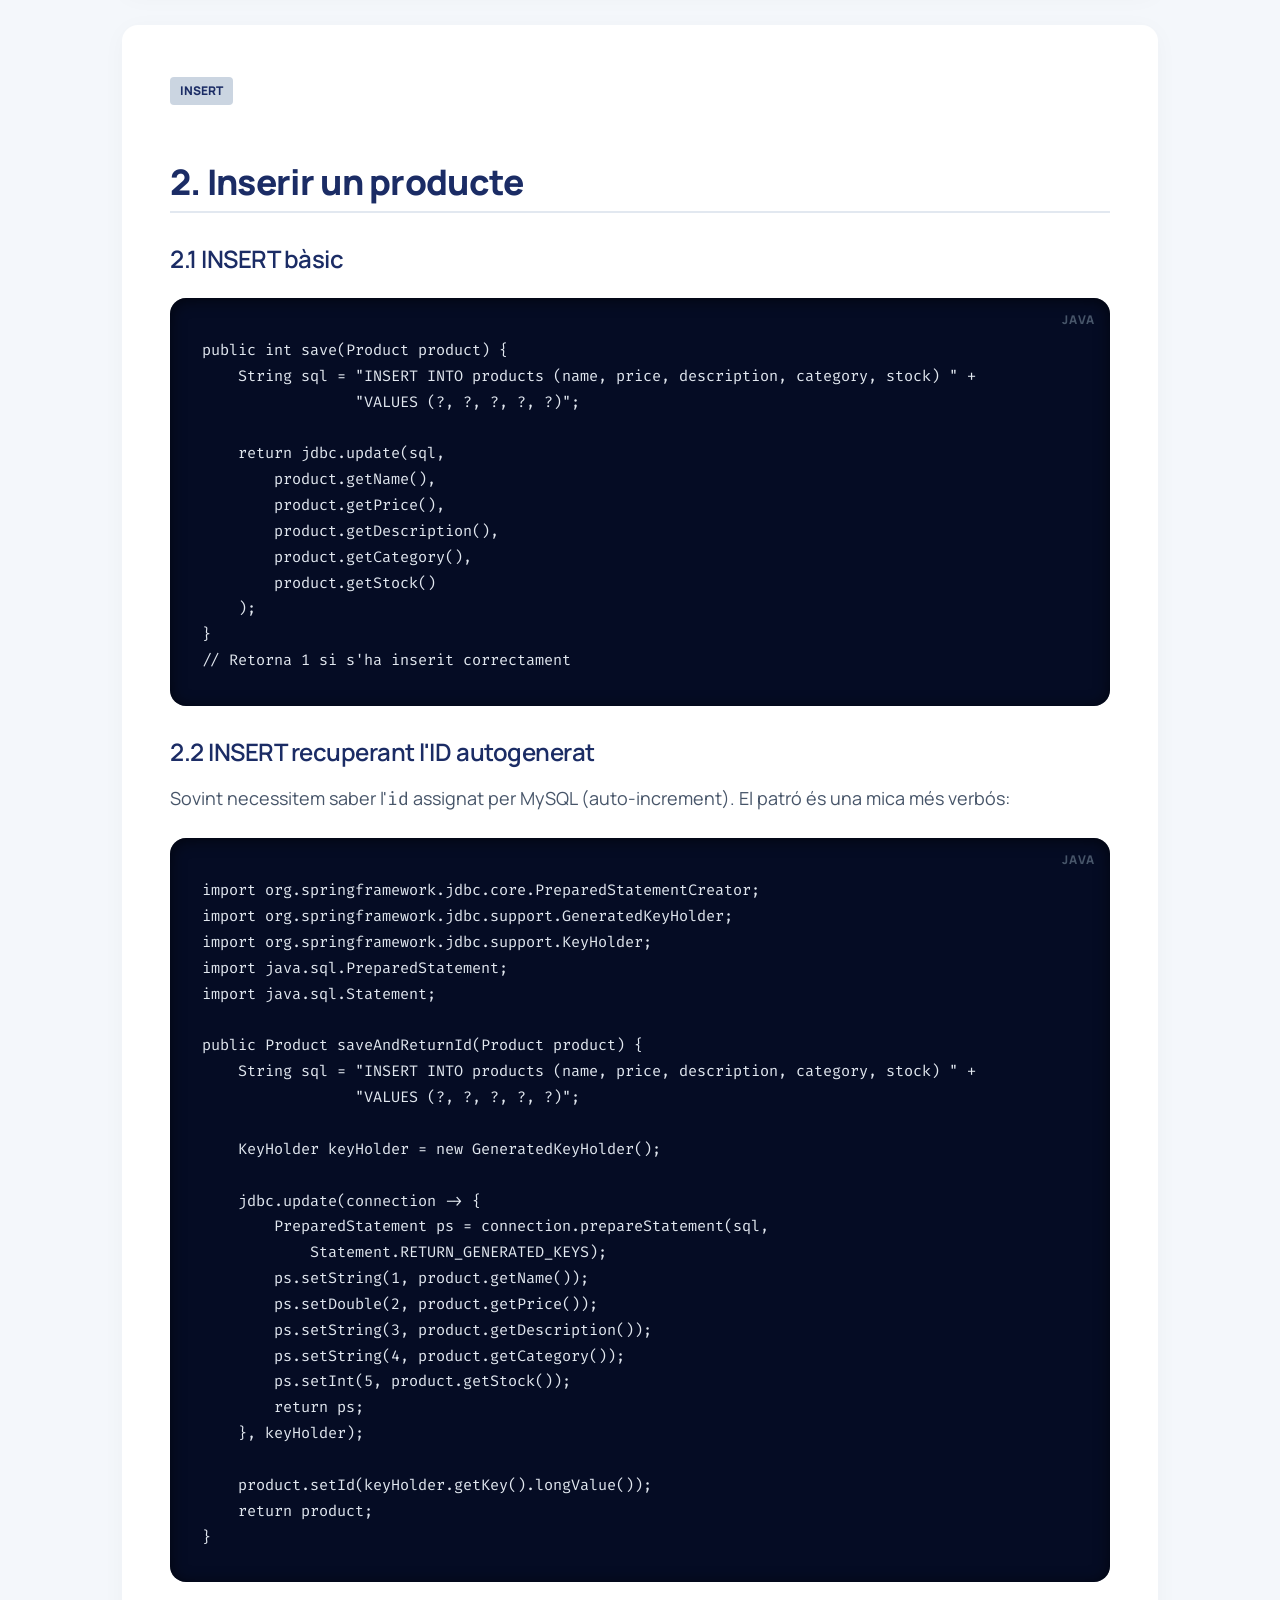
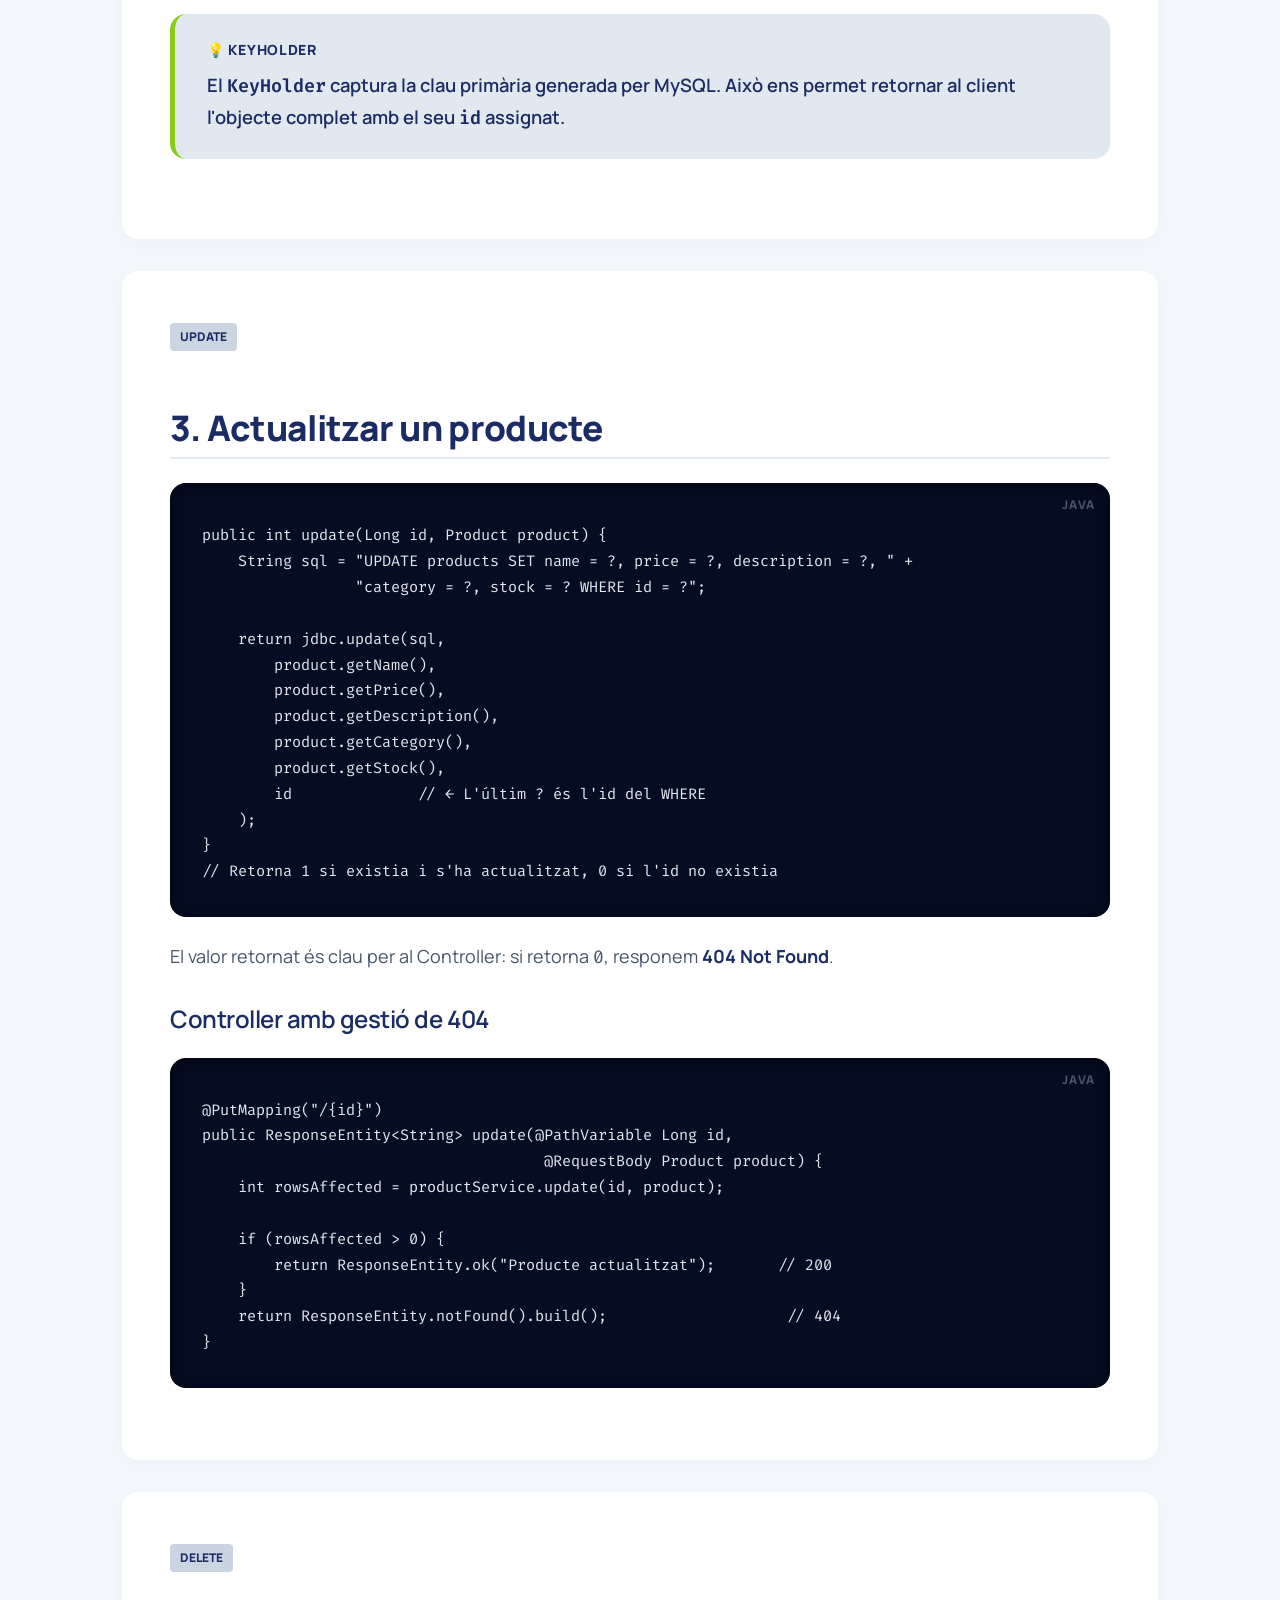
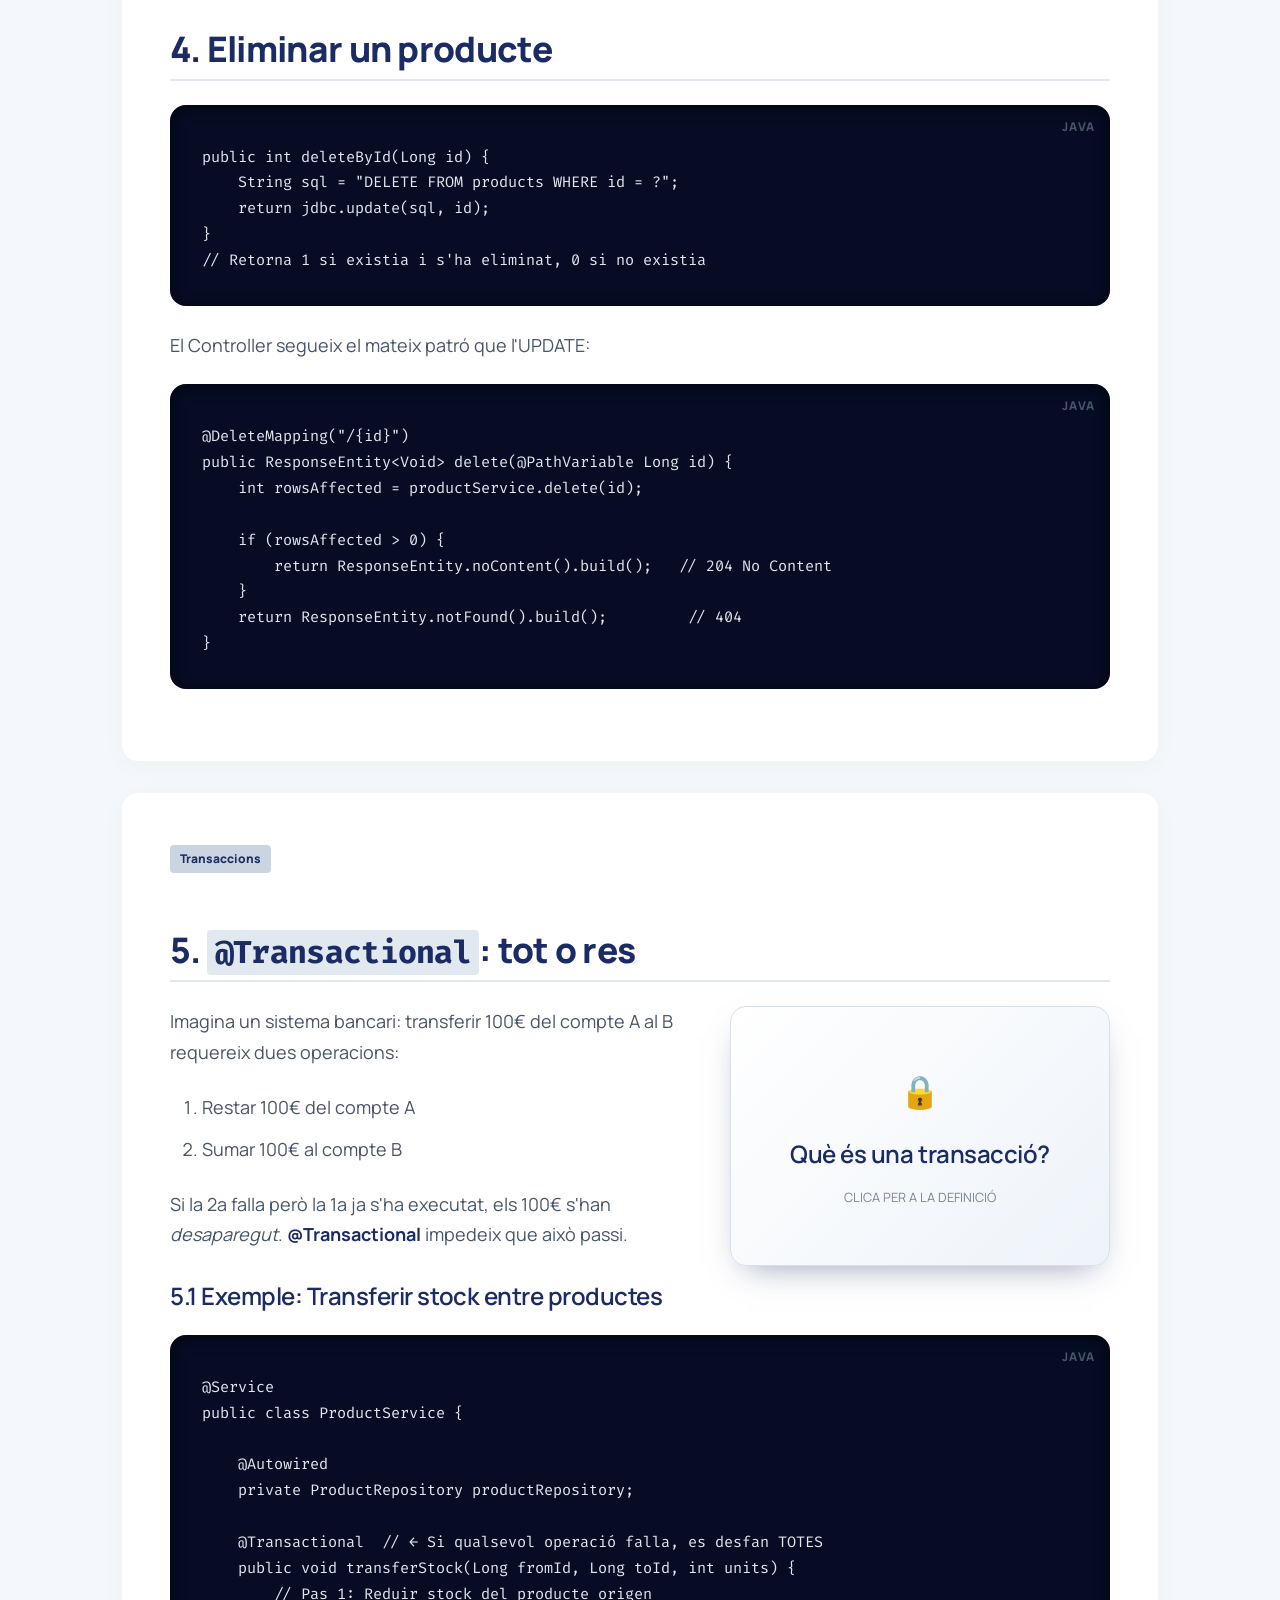
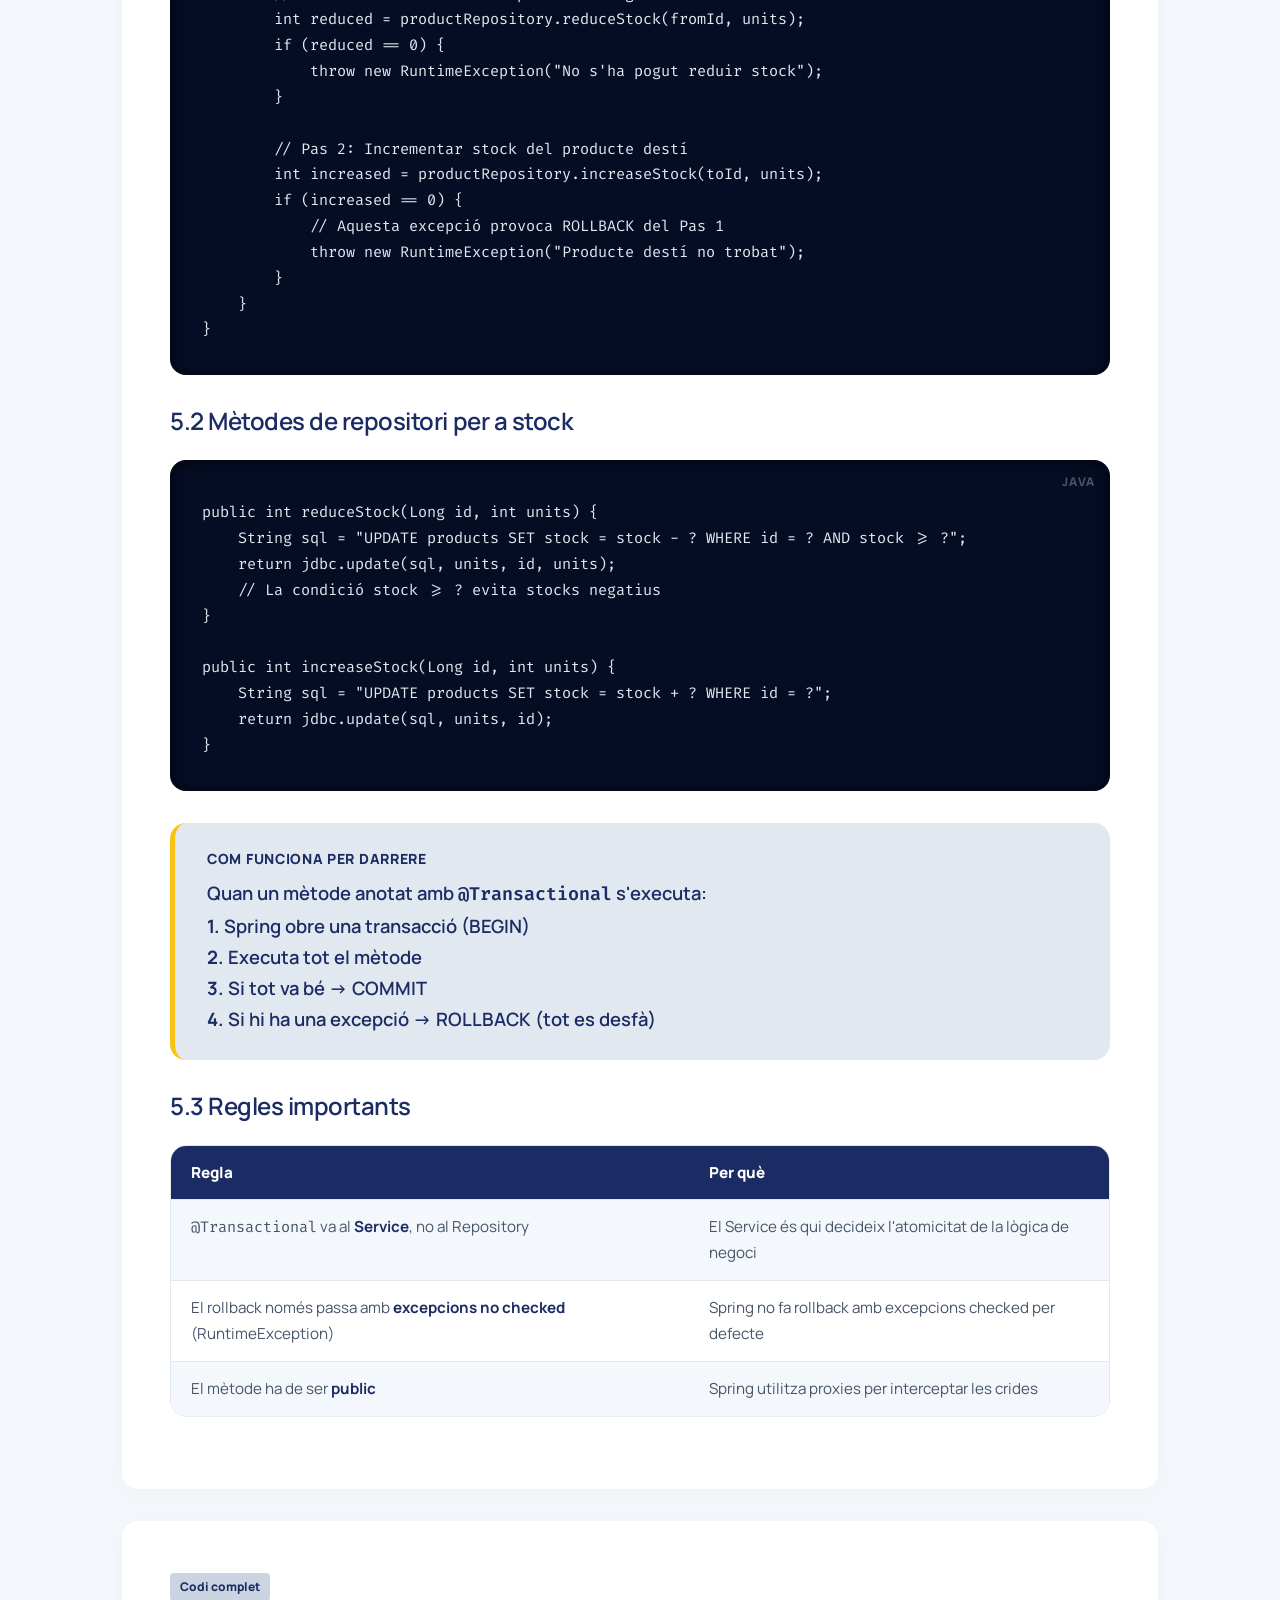
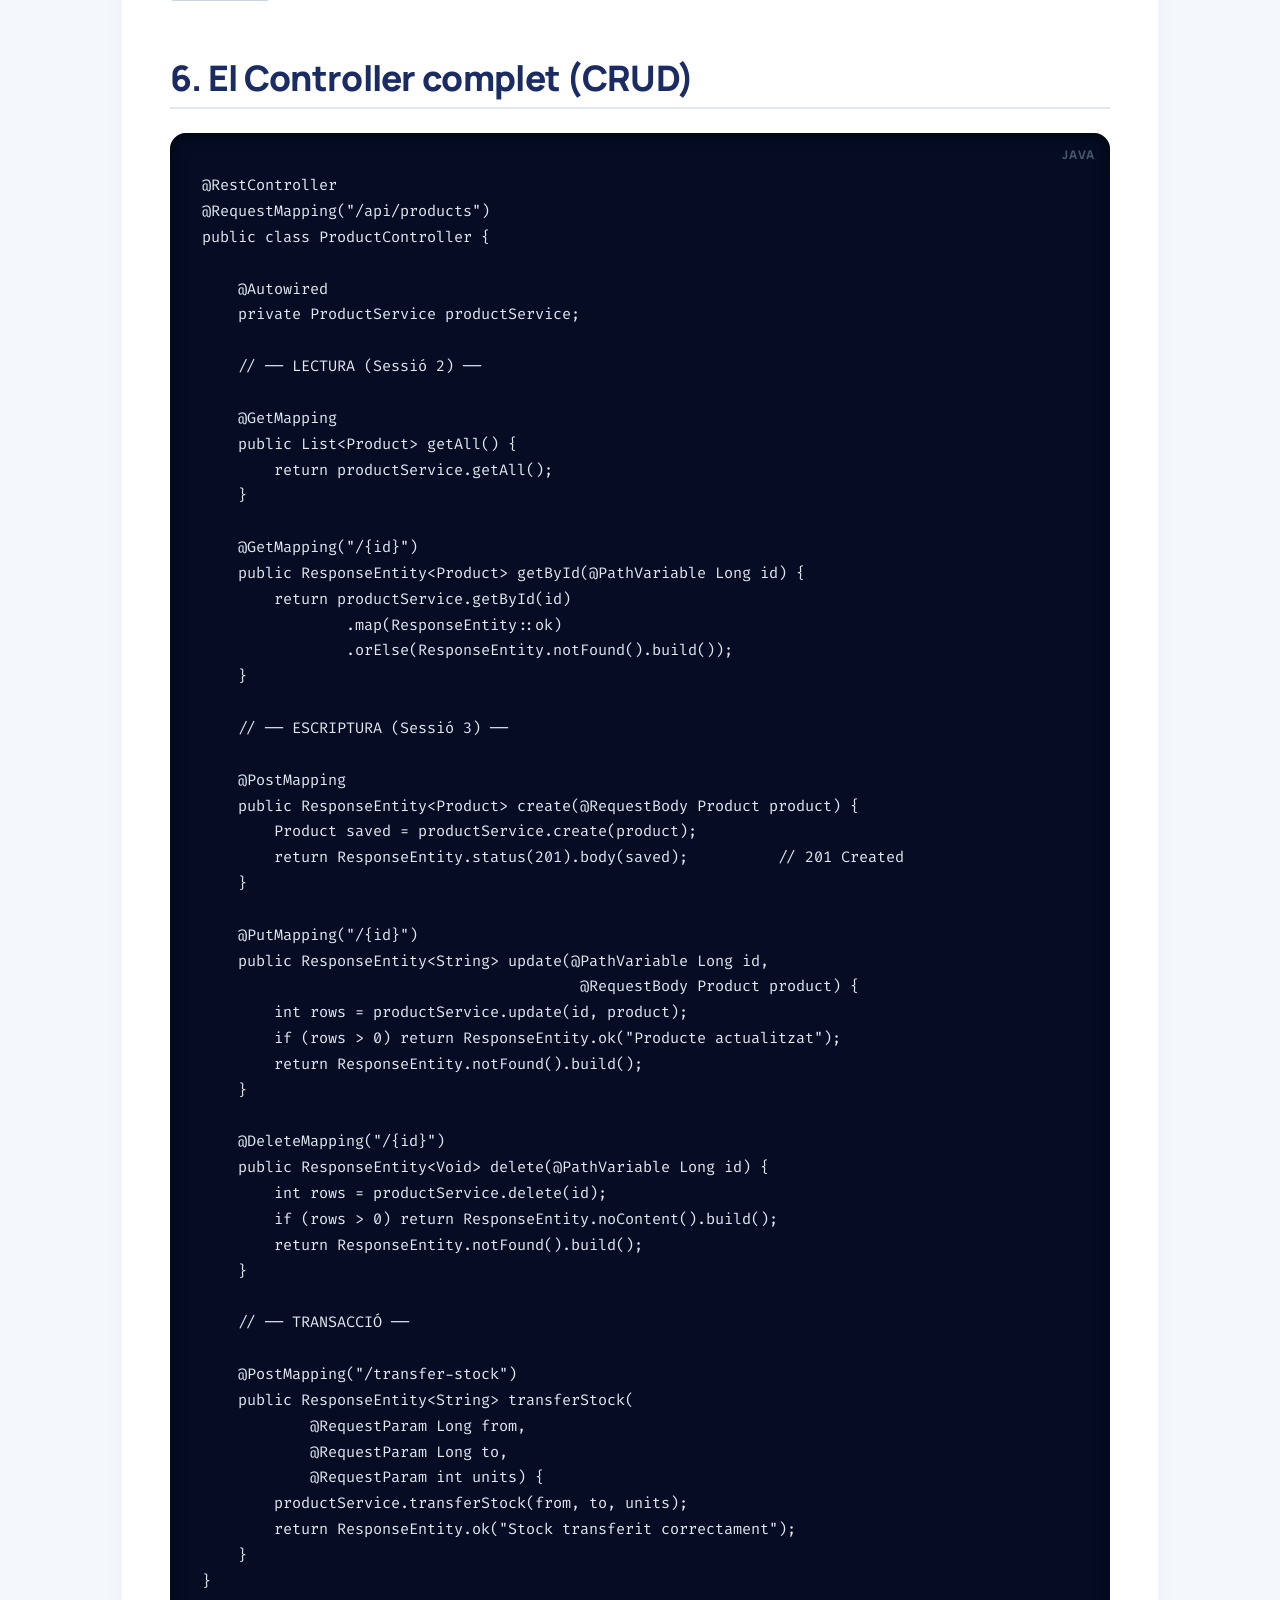
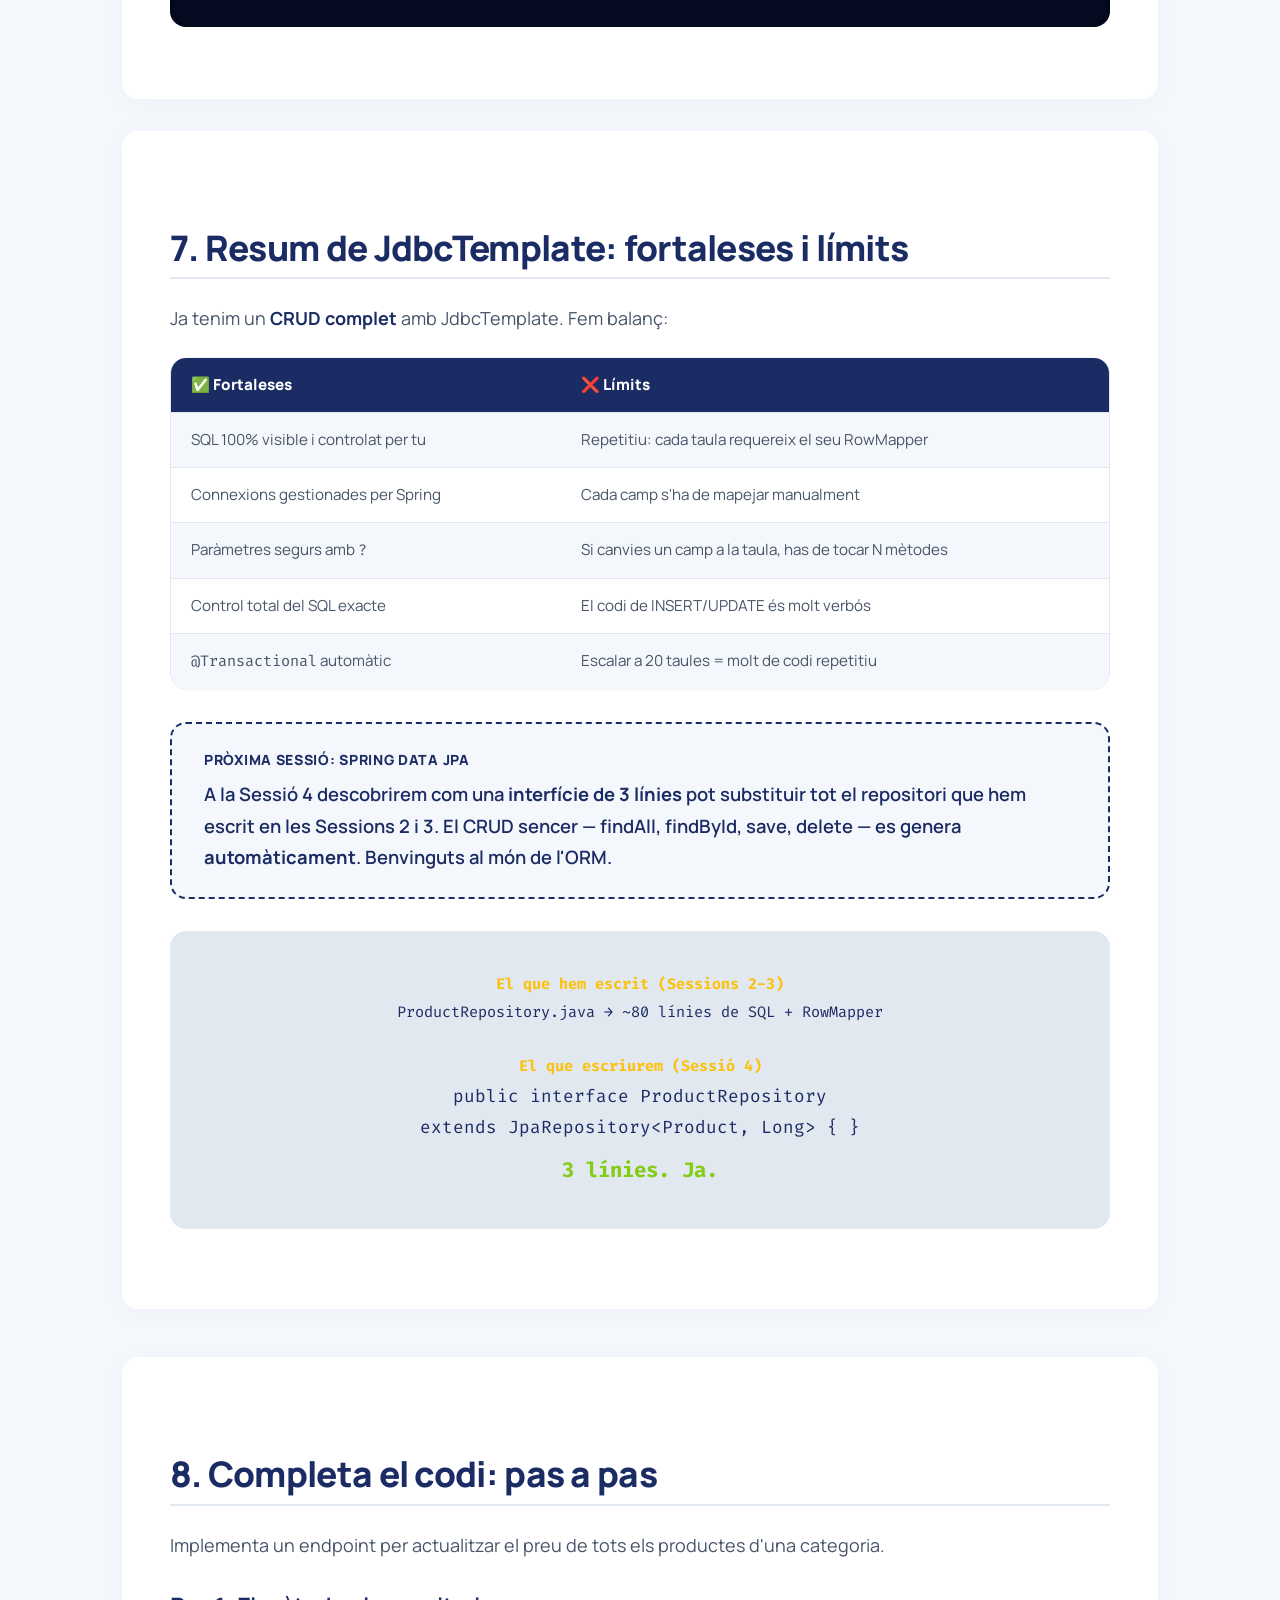
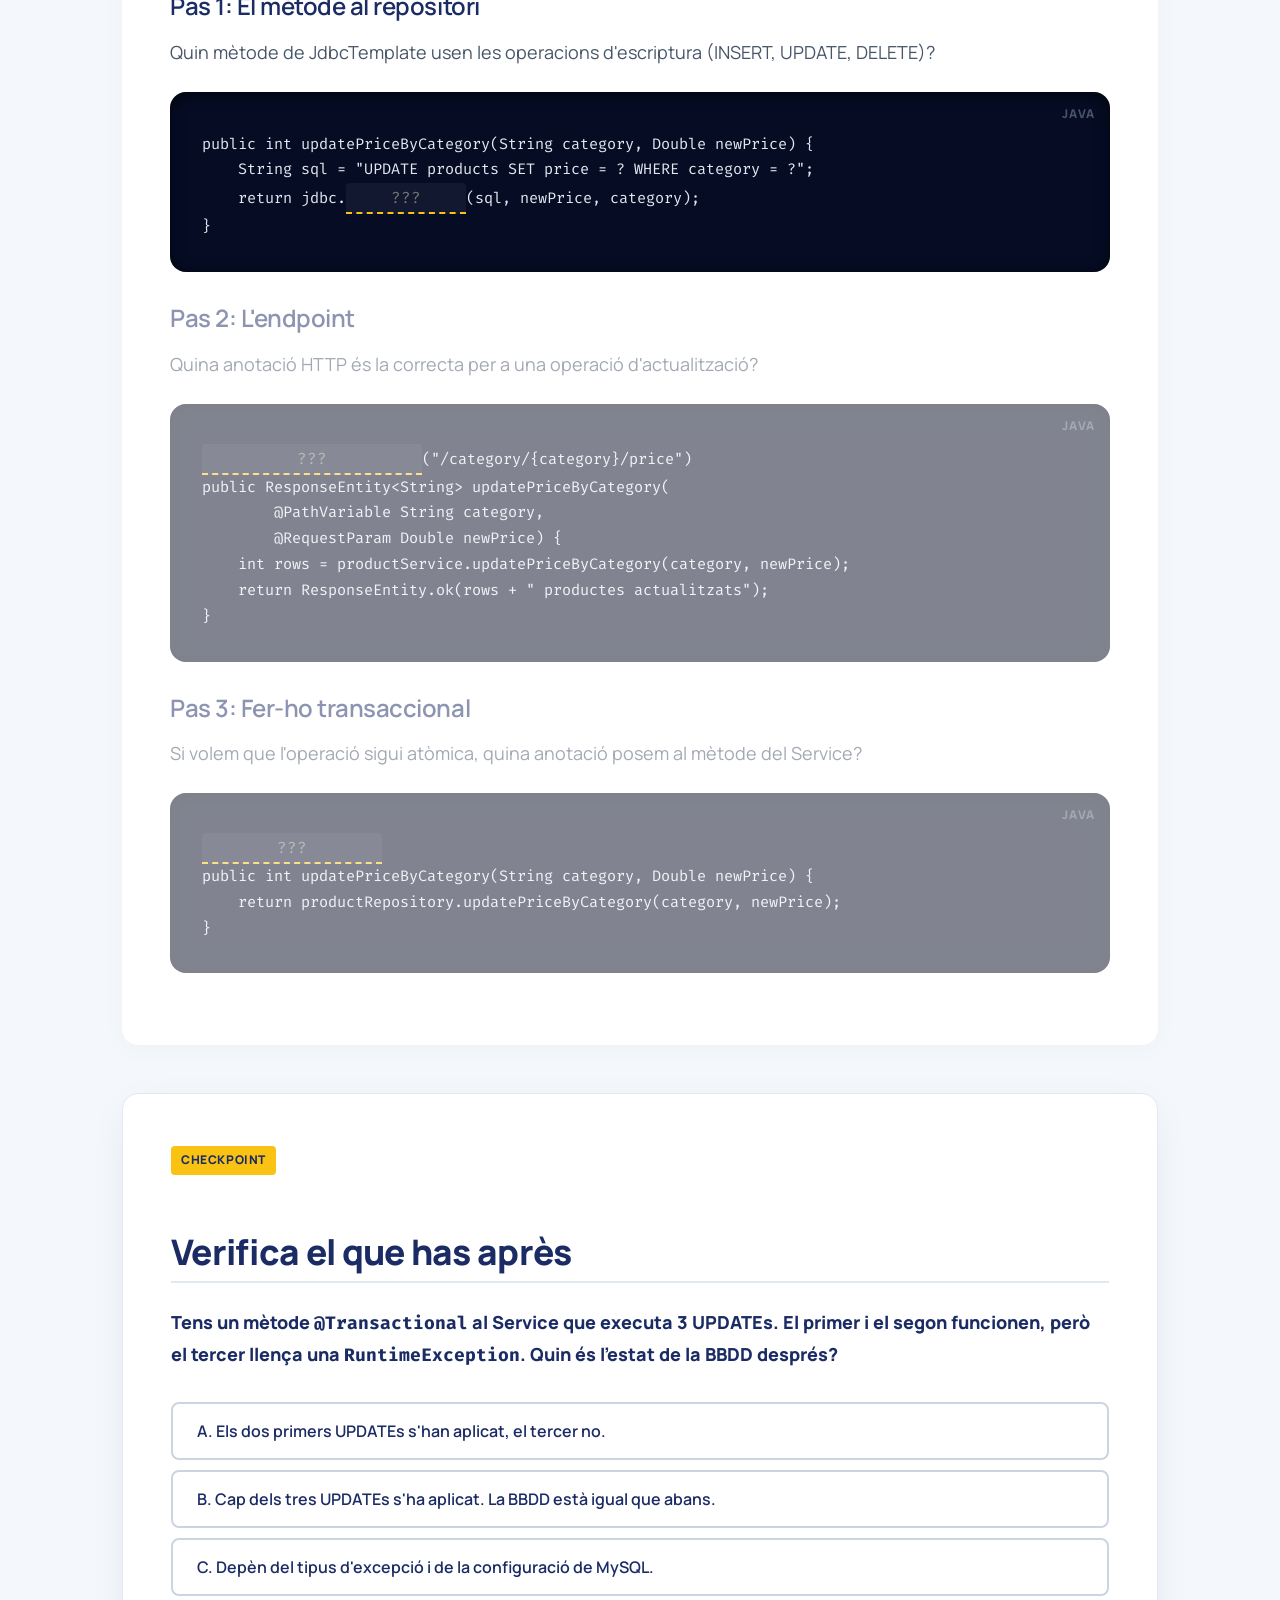
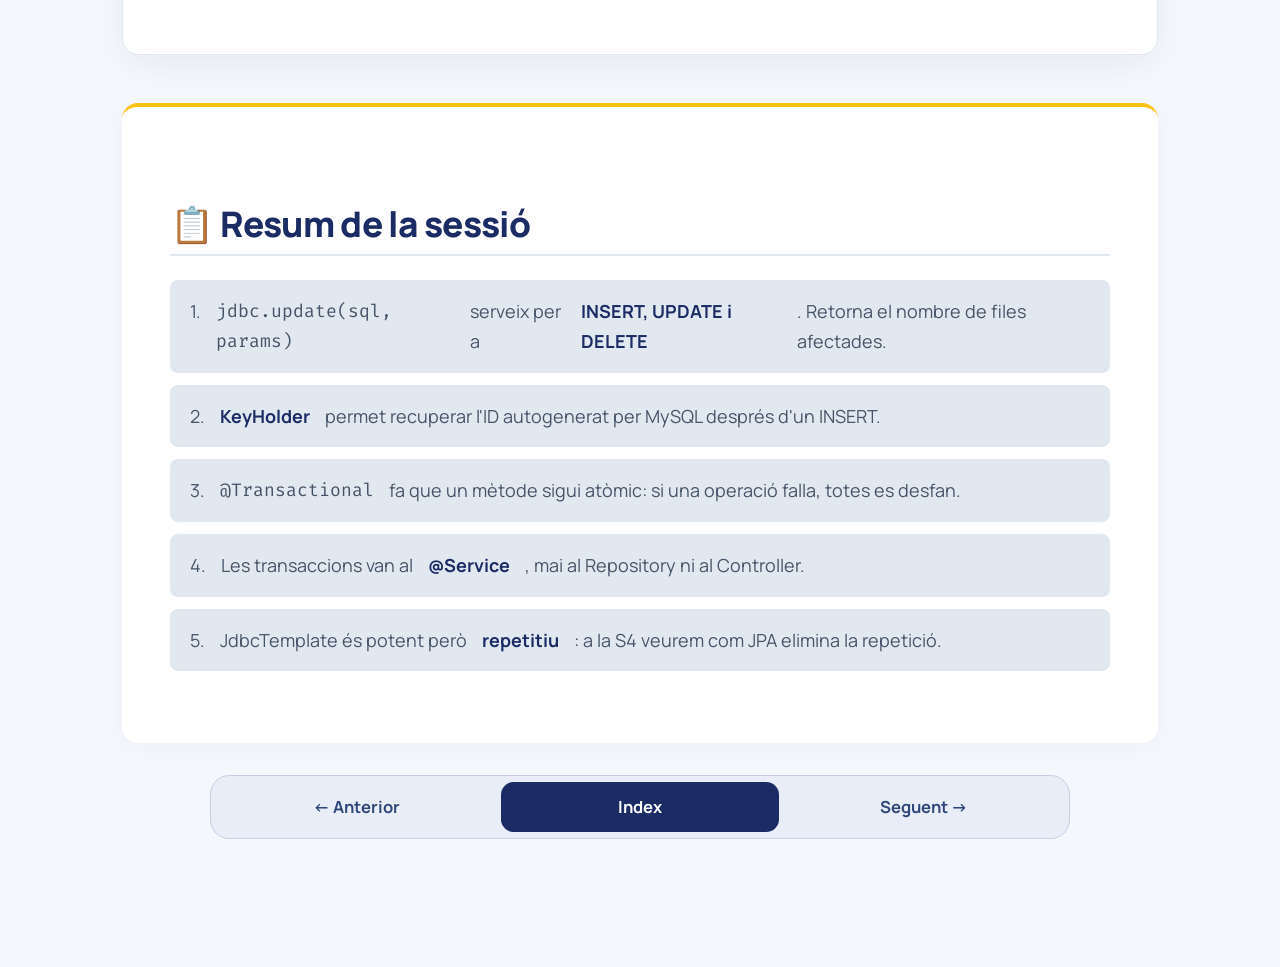
<file: Sessio 3/S03_JdbcTemplate_Escriptura.html>
<!doctype html>
<html lang="ca">
  <head>
    <meta charset="UTF-8" />
    <meta name="viewport" content="width=device-width, initial-scale=1.0" />
    <title>Sessió 3: JdbcTemplate — INSERT, UPDATE, DELETE</title>
    <link
      href="https://fonts.googleapis.com/css2?family=Manrope:wght@400;500;600;800&family=Fira+Code&display=swap"
      rel="stylesheet"
    />
    <link rel="stylesheet" href="../styles.css" />
  </head>
  <body class="page-session">
    <div class="container">
      <!-- HERO -->
      <header class="hero-section">
        <div class="hero-text">
          <span class="label badge">Spring Boot · Sessió 3</span>
          <h1>JdbcTemplate: Escriptura a la BBDD</h1>
          <p style="font-size: 1.3rem">
            Completem el CRUD amb INSERT, UPDATE i DELETE. Descobrim
            <code>@Transactional</code>: com assegurar que operacions múltiples
            siguin atòmiques.
          </p>
        </div>
        <div class="hero-glass-card shadow-ambient">
          <h3 class="label">Punts Clau de la Sessió</h3>
          <ul class="scholarly-list">
            <li>
              <span>✏️</span> INSERT, UPDATE i DELETE amb
              <code>jdbc.update()</code>.
            </li>
            <li>
              <span>🔑</span> Recuperar l'ID autogenerat després d'un INSERT.
            </li>
            <li>
              <span>🔒</span> <code>@Transactional</code>: operacions atòmiques
              (tot o res).
            </li>
            <li>
              <span>📊</span> Resum complet de JdbcTemplate com a motivació cap
              a JPA.
            </li>
          </ul>
        </div>
      </header>

      <!-- BLOC 1: jdbc.update() -->
      <section class="content-block">
        <span class="tag">Operacions d'escriptura</span>
        <h2>1. El mètode <span class="inline-code">jdbc.update()</span></h2>

        <p>
          A la sessió anterior vam usar
          <span class="inline-code">jdbc.query()</span> per llegir dades. Per
          <strong>modificar</strong> dades (INSERT, UPDATE, DELETE), Spring
          ofereix <span class="inline-code">jdbc.update()</span>.
        </p>

        <table class="comparison-table">
          <tr>
            <th>Mètode</th>
            <th>Operació</th>
            <th>Retorna</th>
          </tr>
          <tr>
            <td>
              <span class="inline-code">jdbc.query(sql, mapper, params)</span>
            </td>
            <td>SELECT</td>
            <td>Llista d'objectes</td>
          </tr>
          <tr>
            <td>
              <span class="inline-code"
                >jdbc.queryForObject(sql, type, params)</span
              >
            </td>
            <td>SELECT (un valor)</td>
            <td>Un objecte/valor</td>
          </tr>
          <tr>
            <td><span class="inline-code">jdbc.update(sql, params)</span></td>
            <td>INSERT / UPDATE / DELETE</td>
            <td><code>int</code> = files afectades</td>
          </tr>
        </table>

        <div class="callout">
          <span class="label" style="display: block; margin-bottom: 8px"
            >Resultat de jdbc.update()</span
          >
          El nombre de files afectades et permet saber si l'operació va
          funcionar:<br />
          <code>0</code> → cap fila tocada (p.ex. DELETE d'un id que no
          existeix)<br />
          <code>1</code> → una fila inserida/actualitzada/eliminada<br />
          <code>N</code> → N files afectades (p.ex. UPDATE massiu)
        </div>
      </section>

      <!-- BLOC 2: INSERT -->
      <section class="content-block">
        <span class="tag">INSERT</span>
        <h2>2. Inserir un producte</h2>

        <h3>2.1 INSERT bàsic</h3>
        <pre data-lang="JAVA"><code>public int save(Product product) {
    String sql = "INSERT INTO products (name, price, description, category, stock) " +
                 "VALUES (?, ?, ?, ?, ?)";

    return jdbc.update(sql,
        product.getName(),
        product.getPrice(),
        product.getDescription(),
        product.getCategory(),
        product.getStock()
    );
}
// Retorna 1 si s'ha inserit correctament</code></pre>

        <h3>2.2 INSERT recuperant l'ID autogenerat</h3>
        <p>
          Sovint necessitem saber l'<code>id</code> assignat per MySQL
          (auto-increment). El patró és una mica més verbós:
        </p>

        <pre
          data-lang="JAVA"
        ><code>import org.springframework.jdbc.core.PreparedStatementCreator;
import org.springframework.jdbc.support.GeneratedKeyHolder;
import org.springframework.jdbc.support.KeyHolder;
import java.sql.PreparedStatement;
import java.sql.Statement;

public Product saveAndReturnId(Product product) {
    String sql = "INSERT INTO products (name, price, description, category, stock) " +
                 "VALUES (?, ?, ?, ?, ?)";

    KeyHolder keyHolder = new GeneratedKeyHolder();

    jdbc.update(connection -> {
        PreparedStatement ps = connection.prepareStatement(sql,
            Statement.RETURN_GENERATED_KEYS);
        ps.setString(1, product.getName());
        ps.setDouble(2, product.getPrice());
        ps.setString(3, product.getDescription());
        ps.setString(4, product.getCategory());
        ps.setInt(5, product.getStock());
        return ps;
    }, keyHolder);

    product.setId(keyHolder.getKey().longValue());
    return product;
}</code></pre>

        <div class="callout tip">
          <span class="label" style="display: block; margin-bottom: 8px"
            >💡 KeyHolder</span
          >
          El <code>KeyHolder</code> captura la clau primària generada per MySQL.
          Això ens permet retornar al client l'objecte complet amb el seu
          <code>id</code> assignat.
        </div>
      </section>

      <!-- BLOC 3: UPDATE -->
      <section class="content-block">
        <span class="tag">UPDATE</span>
        <h2>3. Actualitzar un producte</h2>

        <pre
          data-lang="JAVA"
        ><code>public int update(Long id, Product product) {
    String sql = "UPDATE products SET name = ?, price = ?, description = ?, " +
                 "category = ?, stock = ? WHERE id = ?";

    return jdbc.update(sql,
        product.getName(),
        product.getPrice(),
        product.getDescription(),
        product.getCategory(),
        product.getStock(),
        id              // ← L'últim ? és l'id del WHERE
    );
}
// Retorna 1 si existia i s'ha actualitzat, 0 si l'id no existia</code></pre>

        <p>
          El valor retornat és clau per al Controller: si retorna
          <code>0</code>, responem <strong>404 Not Found</strong>.
        </p>

        <h3>Controller amb gestió de 404</h3>
        <pre data-lang="JAVA"><code>@PutMapping("/{id}")
public ResponseEntity&lt;String&gt; update(@PathVariable Long id,
                                      @RequestBody Product product) {
    int rowsAffected = productService.update(id, product);

    if (rowsAffected > 0) {
        return ResponseEntity.ok("Producte actualitzat");       // 200
    }
    return ResponseEntity.notFound().build();                    // 404
}</code></pre>
      </section>

      <!-- BLOC 4: DELETE -->
      <section class="content-block">
        <span class="tag">DELETE</span>
        <h2>4. Eliminar un producte</h2>

        <pre data-lang="JAVA"><code>public int deleteById(Long id) {
    String sql = "DELETE FROM products WHERE id = ?";
    return jdbc.update(sql, id);
}
// Retorna 1 si existia i s'ha eliminat, 0 si no existia</code></pre>

        <p>El Controller segueix el mateix patró que l'UPDATE:</p>
        <pre data-lang="JAVA"><code>@DeleteMapping("/{id}")
public ResponseEntity&lt;Void&gt; delete(@PathVariable Long id) {
    int rowsAffected = productService.delete(id);

    if (rowsAffected > 0) {
        return ResponseEntity.noContent().build();   // 204 No Content
    }
    return ResponseEntity.notFound().build();         // 404
}</code></pre>
      </section>

      <!-- BLOC 5: @Transactional -->
      <section class="content-block">
        <span class="tag">Transaccions</span>
        <h2>5. <span class="inline-code">@Transactional</span>: tot o res</h2>

        <div
          class="flashcard-wrapper"
          onclick="this.classList.toggle('flipped')"
        >
          <div class="flashcard-inner">
            <div class="fc-face fc-front">
              <div class="fc-icon">🔒</div>
              <h3>Què és una transacció?</h3>
              <span
                style="
                  font-size: 0.8rem;
                  opacity: 0.7;
                  margin-top: 10px;
                  text-transform: uppercase;
                "
                >Clica per a la definició</span
              >
            </div>
            <div class="fc-face fc-back">
              <p>
                Un conjunt d'operacions que s'executaran
                <strong>totes</strong> o <strong>cap</strong>. Si una falla al
                mig, les anteriors es desfan automàticament (<em>rollback</em>).
              </p>
            </div>
          </div>
        </div>

        <p>
          Imagina un sistema bancari: transferir 100€ del compte A al B
          requereix dues operacions:
        </p>
        <ol>
          <li>Restar 100€ del compte A</li>
          <li>Sumar 100€ al compte B</li>
        </ol>
        <p>
          Si la 2a falla però la 1a ja s'ha executat, els 100€ s'han
          <em>desaparegut</em>. <strong>@Transactional</strong> impedeix que
          això passi.
        </p>

        <h3>5.1 Exemple: Transferir stock entre productes</h3>
        <pre data-lang="JAVA"><code>@Service
public class ProductService {

    @Autowired
    private ProductRepository productRepository;

    @Transactional  // ← Si qualsevol operació falla, es desfan TOTES
    public void transferStock(Long fromId, Long toId, int units) {
        // Pas 1: Reduir stock del producte origen
        int reduced = productRepository.reduceStock(fromId, units);
        if (reduced == 0) {
            throw new RuntimeException("No s'ha pogut reduir stock");
        }

        // Pas 2: Incrementar stock del producte destí
        int increased = productRepository.increaseStock(toId, units);
        if (increased == 0) {
            // Aquesta excepció provoca ROLLBACK del Pas 1
            throw new RuntimeException("Producte destí no trobat");
        }
    }
}</code></pre>

        <h3>5.2 Mètodes de repositori per a stock</h3>
        <pre data-lang="JAVA"><code>public int reduceStock(Long id, int units) {
    String sql = "UPDATE products SET stock = stock - ? WHERE id = ? AND stock >= ?";
    return jdbc.update(sql, units, id, units);
    // La condició stock >= ? evita stocks negatius
}

public int increaseStock(Long id, int units) {
    String sql = "UPDATE products SET stock = stock + ? WHERE id = ?";
    return jdbc.update(sql, units, id);
}</code></pre>

        <div class="callout">
          <span class="label" style="display: block; margin-bottom: 8px"
            >Com funciona per darrere</span
          >
          Quan un mètode anotat amb <code>@Transactional</code> s'executa:<br />
          <strong>1.</strong> Spring obre una transacció (BEGIN)<br />
          <strong>2.</strong> Executa tot el mètode<br />
          <strong>3.</strong> Si tot va bé → COMMIT<br />
          <strong>4.</strong> Si hi ha una excepció → ROLLBACK (tot es desfà)
        </div>

        <h3>5.3 Regles importants</h3>
        <table class="comparison-table">
          <tr>
            <th>Regla</th>
            <th>Per què</th>
          </tr>
          <tr>
            <td>
              <code>@Transactional</code> va al <strong>Service</strong>, no al
              Repository
            </td>
            <td>
              El Service és qui decideix l'atomicitat de la lògica de negoci
            </td>
          </tr>
          <tr>
            <td>
              El rollback només passa amb
              <strong>excepcions no checked</strong> (RuntimeException)
            </td>
            <td>Spring no fa rollback amb excepcions checked per defecte</td>
          </tr>
          <tr>
            <td>El mètode ha de ser <strong>public</strong></td>
            <td>Spring utilitza proxies per interceptar les crides</td>
          </tr>
        </table>
      </section>

      <!-- BLOC 6: ENDPOINTS POST I PUT COMPLETS -->
      <section class="content-block">
        <span class="tag">Codi complet</span>
        <h2>6. El Controller complet (CRUD)</h2>

        <pre data-lang="JAVA"><code>@RestController
@RequestMapping("/api/products")
public class ProductController {

    @Autowired
    private ProductService productService;

    // ── LECTURA (Sessió 2) ──

    @GetMapping
    public List&lt;Product&gt; getAll() {
        return productService.getAll();
    }

    @GetMapping("/{id}")
    public ResponseEntity&lt;Product&gt; getById(@PathVariable Long id) {
        return productService.getById(id)
                .map(ResponseEntity::ok)
                .orElse(ResponseEntity.notFound().build());
    }

    // ── ESCRIPTURA (Sessió 3) ──

    @PostMapping
    public ResponseEntity&lt;Product&gt; create(@RequestBody Product product) {
        Product saved = productService.create(product);
        return ResponseEntity.status(201).body(saved);          // 201 Created
    }

    @PutMapping("/{id}")
    public ResponseEntity&lt;String&gt; update(@PathVariable Long id,
                                          @RequestBody Product product) {
        int rows = productService.update(id, product);
        if (rows > 0) return ResponseEntity.ok("Producte actualitzat");
        return ResponseEntity.notFound().build();
    }

    @DeleteMapping("/{id}")
    public ResponseEntity&lt;Void&gt; delete(@PathVariable Long id) {
        int rows = productService.delete(id);
        if (rows > 0) return ResponseEntity.noContent().build();
        return ResponseEntity.notFound().build();
    }

    // ── TRANSACCIÓ ──

    @PostMapping("/transfer-stock")
    public ResponseEntity&lt;String&gt; transferStock(
            @RequestParam Long from,
            @RequestParam Long to,
            @RequestParam int units) {
        productService.transferStock(from, to, units);
        return ResponseEntity.ok("Stock transferit correctament");
    }
}</code></pre>
      </section>

      <!-- BLOC 7: RESUM I MOTIVACIÓ PER JPA -->
      <section class="content-block">
        <h2>7. Resum de JdbcTemplate: fortaleses i límits</h2>

        <p>
          Ja tenim un <strong>CRUD complet</strong> amb JdbcTemplate. Fem
          balanç:
        </p>

        <table class="comparison-table">
          <tr>
            <th>✅ Fortaleses</th>
            <th>❌ Límits</th>
          </tr>
          <tr>
            <td>SQL 100% visible i controlat per tu</td>
            <td>Repetitiu: cada taula requereix el seu RowMapper</td>
          </tr>
          <tr>
            <td>Connexions gestionades per Spring</td>
            <td>Cada camp s'ha de mapejar manualment</td>
          </tr>
          <tr>
            <td>Paràmetres segurs amb <code>?</code></td>
            <td>Si canvies un camp a la taula, has de tocar N mètodes</td>
          </tr>
          <tr>
            <td>Control total del SQL exacte</td>
            <td>El codi de INSERT/UPDATE és molt verbós</td>
          </tr>
          <tr>
            <td><code>@Transactional</code> automàtic</td>
            <td>Escalar a 20 taules = molt de codi repetitiu</td>
          </tr>
        </table>

        <div
          class="callout"
          style="
            background-color: var(--surface);
            border: 2px dashed var(--primary);
          "
        >
          <span class="label" style="display: block; margin-bottom: 8px"
            >Pròxima sessió: Spring Data JPA</span
          >
          A la Sessió 4 descobrirem com una
          <strong>interfície de 3 línies</strong> pot substituir tot el
          repositori que hem escrit en les Sessions 2 i 3. El CRUD sencer —
          findAll, findById, save, delete — es genera
          <strong>automàticament</strong>. Benvinguts al món de l'ORM.
        </div>

        <div class="diagram-block">
          <strong style="color: var(--secondary)"
            >El que hem escrit (Sessions 2-3)</strong
          ><br />
          ProductRepository.java → ~80 línies de SQL + RowMapper<br /><br />
          <strong style="color: var(--secondary)"
            >El que escriurem (Sessió 4)</strong
          ><br />
          <span style="font-size: 1.1rem"
            >public interface ProductRepository<br />extends
            JpaRepository&lt;Product, Long&gt; { }</span
          ><br />
          <strong
            style="
              font-size: 1.3rem;
              color: var(--secondary-fixed);
              margin-top: 0.5rem;
              display: block;
            "
            >3 línies. Ja.</strong
          >
        </div>
      </section>

      <!-- EXERCICI INTERACTIU -->
      <section class="content-block" style="margin-top: 3rem">
        <h2>8. Completa el codi: pas a pas</h2>
        <p>
          Implementa un endpoint per actualitzar el preu de tots els productes
          d'una categoria.
        </p>

        <div class="code-step-block active" id="step1">
          <h3>Pas 1: El mètode al repositori</h3>
          <p>
            Quin mètode de JdbcTemplate usen les operacions d'escriptura
            (INSERT, UPDATE, DELETE)?
          </p>
          <pre
            data-lang="JAVA"
          ><code>public int updatePriceByCategory(String category, Double newPrice) {
    String sql = "UPDATE products SET price = ? WHERE category = ?";
    return jdbc.<input type="text" id="ans1" class="code-input-inline" placeholder="???" style="width:120px;">(sql, newPrice, category);
}</code></pre>
        </div>

        <div class="code-step-block" id="step2">
          <h3 style="margin-top: 2rem">Pas 2: L'endpoint</h3>
          <p>
            Quina anotació HTTP és la correcta per a una operació
            d'actualització?
          </p>
          <pre
            data-lang="JAVA"
          ><code><input type="text" id="ans2" class="code-input-inline" placeholder="???" style="width:220px;">("/category/{category}/price")
public ResponseEntity&lt;String&gt; updatePriceByCategory(
        @PathVariable String category,
        @RequestParam Double newPrice) {
    int rows = productService.updatePriceByCategory(category, newPrice);
    return ResponseEntity.ok(rows + " productes actualitzats");
}</code></pre>
        </div>

        <div class="code-step-block" id="step3">
          <h3 style="margin-top: 2rem">Pas 3: Fer-ho transaccional</h3>
          <p>
            Si volem que l'operació sigui atòmica, quina anotació posem al
            mètode del Service?
          </p>
          <pre
            data-lang="JAVA"
          ><code><input type="text" id="ans3" class="code-input-inline" placeholder="???" style="width:180px;">
public int updatePriceByCategory(String category, Double newPrice) {
    return productRepository.updatePriceByCategory(category, newPrice);
}</code></pre>
        </div>
      </section>

      <!-- CHECKPOINT -->
      <section class="checkpoint-card shadow-ambient" id="quiz1">
        <span
          class="label tag"
          style="background: var(--secondary); color: var(--primary)"
          >Checkpoint</span
        >
        <h2>Verifica el que has après</h2>

        <p style="font-weight: 800; color: var(--primary); margin-top: 1rem">
          Tens un mètode <code>@Transactional</code> al Service que executa 3
          UPDATEs. El primer i el segon funcionen, però el tercer llença una
          <code>RuntimeException</code>. Quin és l'estat de la BBDD després?
        </p>

        <div style="margin-top: 2rem">
          <button class="quiz-option" onclick="checkQuiz(this, false, 'q1')">
            A. Els dos primers UPDATEs s'han aplicat, el tercer no.
          </button>
          <button class="quiz-option" onclick="checkQuiz(this, true, 'q1')">
            B. Cap dels tres UPDATEs s'ha aplicat. La BBDD està igual que abans.
          </button>
          <button class="quiz-option" onclick="checkQuiz(this, false, 'q1')">
            C. Depèn del tipus d'excepció i de la configuració de MySQL.
          </button>
        </div>
        <div id="q1-feedback" class="feedback-area"></div>
      </section>

      <!-- RESUM FINAL -->
      <section
        class="content-block"
        style="margin-top: 3rem; border-top: 4px solid var(--secondary)"
      >
        <h2>📋 Resum de la sessió</h2>
        <ul class="scholarly-list">
          <li>
            <span>1.</span> <code>jdbc.update(sql, params)</code> serveix per a
            <strong>INSERT, UPDATE i DELETE</strong>. Retorna el nombre de files
            afectades.
          </li>
          <li>
            <span>2.</span> <strong>KeyHolder</strong> permet recuperar l'ID
            autogenerat per MySQL després d'un INSERT.
          </li>
          <li>
            <span>3.</span> <code>@Transactional</code> fa que un mètode sigui
            atòmic: si una operació falla, totes es desfan.
          </li>
          <li>
            <span>4.</span> Les transaccions van al <strong>@Service</strong>,
            mai al Repository ni al Controller.
          </li>
          <li>
            <span>5.</span> JdbcTemplate és potent però
            <strong>repetitiu</strong>: a la S4 veurem com JPA elimina la
            repetició.
          </li>
        </ul>
      </section>
    </div>

    <nav class="session-nav" aria-label="Navegacio entre sessions">
      <a
        class="session-nav-link"
        href="../Sessio 2/S02_JdbcTemplate_Select.html"
        >&larr; Anterior</a
      >
      <a class="session-nav-link is-index" href="../index.html">Index</a>
      <a class="session-nav-link" href="../Sessio 4/S04_Spring_Data_JPA.html"
        >Seguent &rarr;</a
      >
    </nav>

    <script>
      function checkQuiz(btn, isCorrect, quizId) {
        const options = btn.parentElement.querySelectorAll(".quiz-option");
        options.forEach((o) => {
          o.style.pointerEvents = "none";
          o.classList.remove("correct", "wrong");
        });
        const fb = document.getElementById(quizId + "-feedback");
        fb.style.display = "block";
        if (isCorrect) {
          btn.classList.add("correct");
          fb.style.backgroundColor = "rgba(132, 204, 22, 0.1)";
          fb.style.color = "var(--secondary-fixed)";
          fb.innerHTML =
            "✅ Correcte! Amb <code>@Transactional</code>, si hi ha una excepció, Spring fa <strong>ROLLBACK</strong> de totes les operacions. Cap dels tres UPDATEs s'aplica. Atomicitat: tot o res.";
        } else {
          btn.classList.add("wrong");
          fb.style.backgroundColor = "rgba(239, 68, 68, 0.1)";
          fb.style.color = "var(--danger)";
          fb.innerHTML =
            "❌ Recorda: <code>@Transactional</code> garanteix atomicitat. Si qualsevol operació dins del mètode falla amb una RuntimeException, TOTES es desfan.";
          setTimeout(() => {
            options.forEach((o) => {
              o.style.pointerEvents = "auto";
              o.classList.remove("wrong");
            });
            fb.style.display = "none";
          }, 4000);
        }
      }

      const inputsSeq = [
        { id: "ans1", expected: "update", nextBlock: "step2" },
        { id: "ans2", expected: "@PutMapping", nextBlock: "step3" },
        { id: "ans3", expected: "@Transactional", nextBlock: null },
      ];
      inputsSeq.forEach((stepItem) => {
        const inputEl = document.getElementById(stepItem.id);
        inputEl.addEventListener("input", (e) => {
          const val = e.target.value.trim();
          if (val.toLowerCase() === stepItem.expected.toLowerCase()) {
            e.target.classList.add("success");
            e.target.blur();
            e.target.closest(".code-step-block").classList.add("completed");
            if (stepItem.nextBlock) {
              const next = document.getElementById(stepItem.nextBlock);
              next.classList.add("active");
              setTimeout(
                () =>
                  next.scrollIntoView({ behavior: "smooth", block: "center" }),
                400,
              );
            }
          }
        });
      });
    </script>
  </body>
</html>
</file>
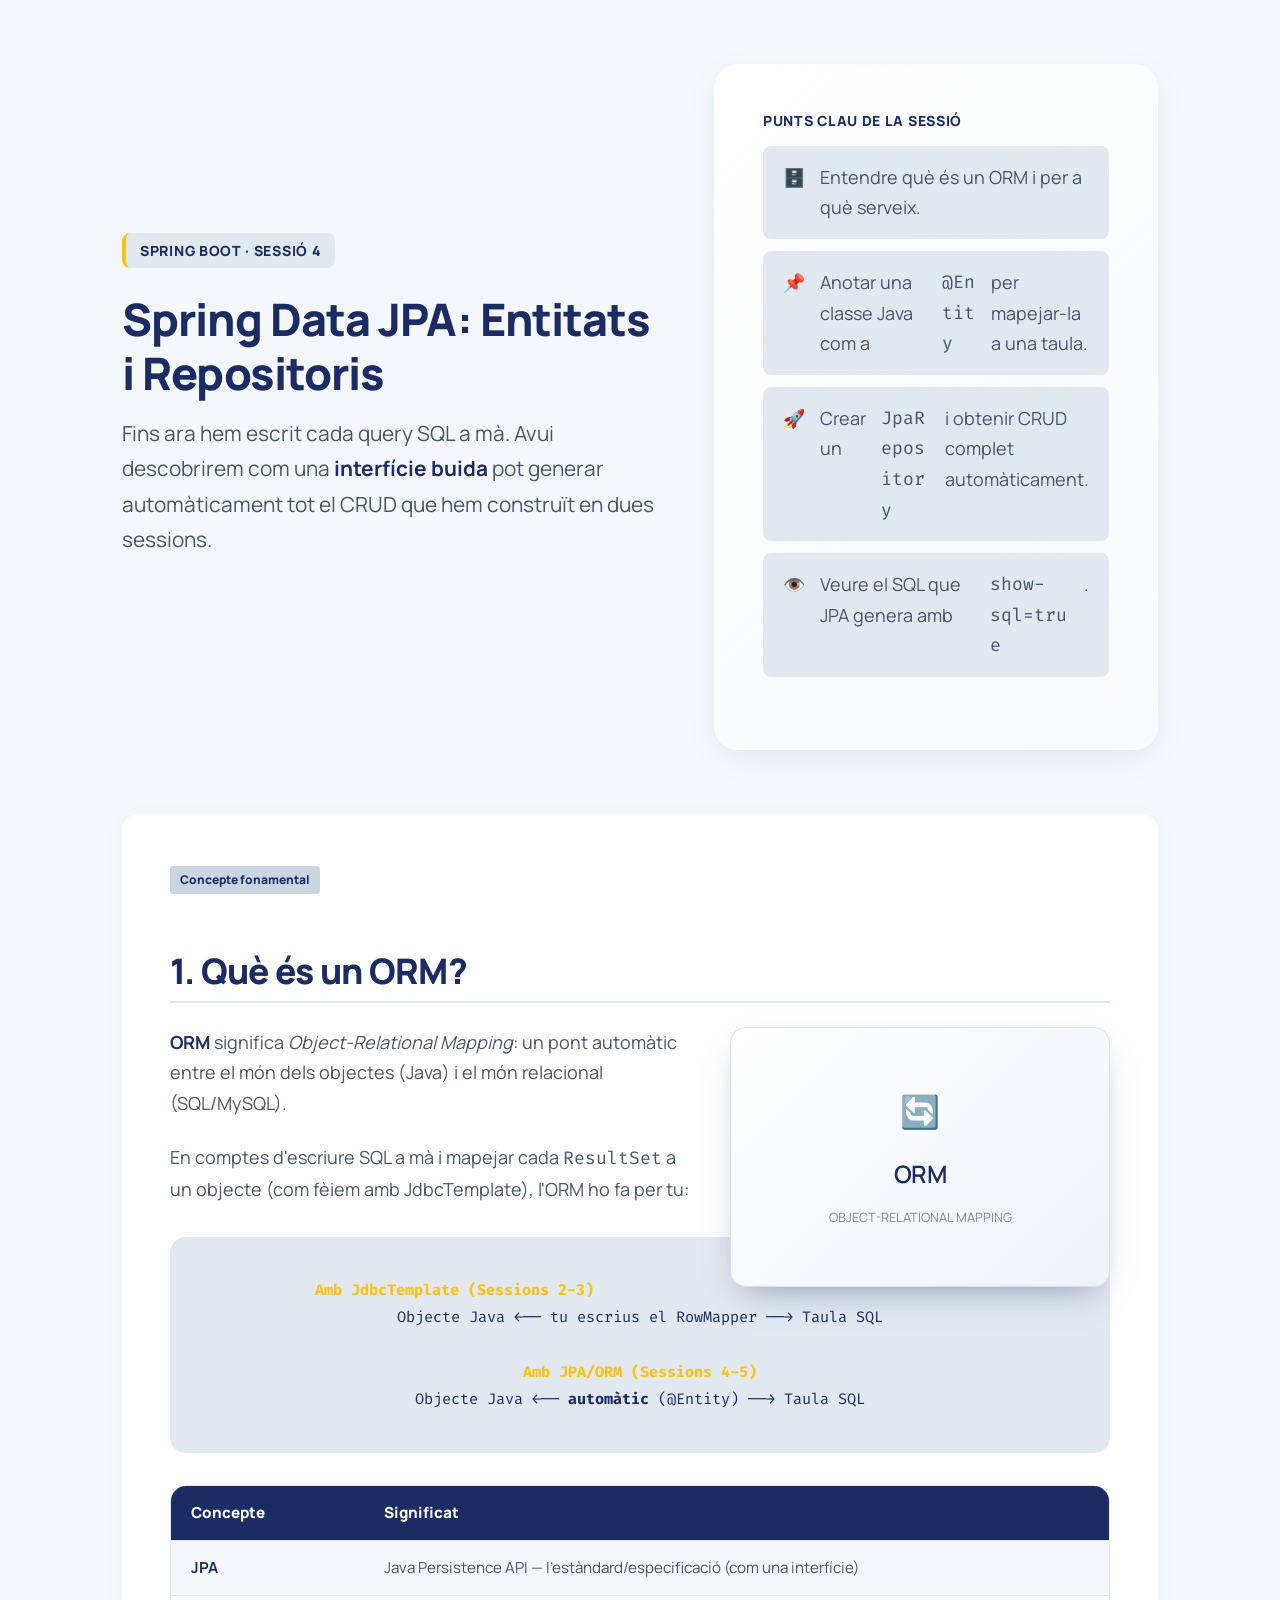
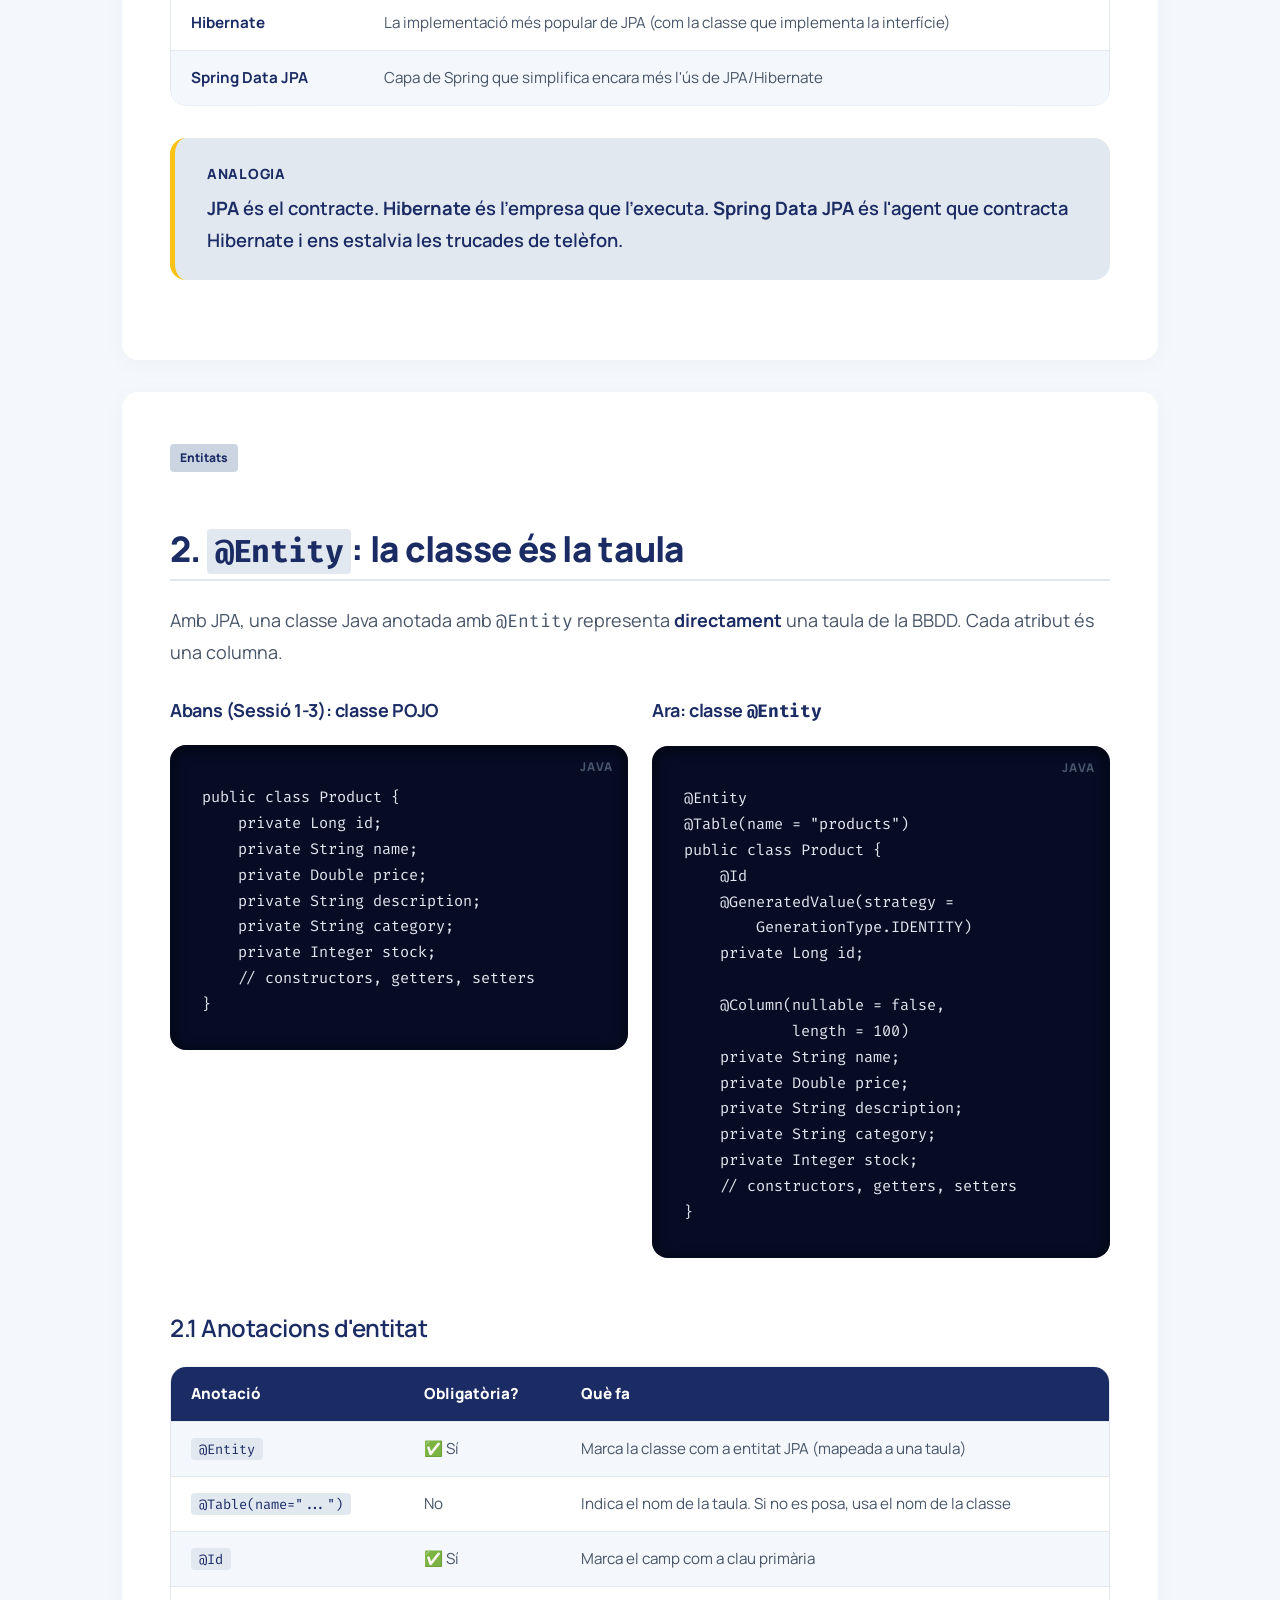
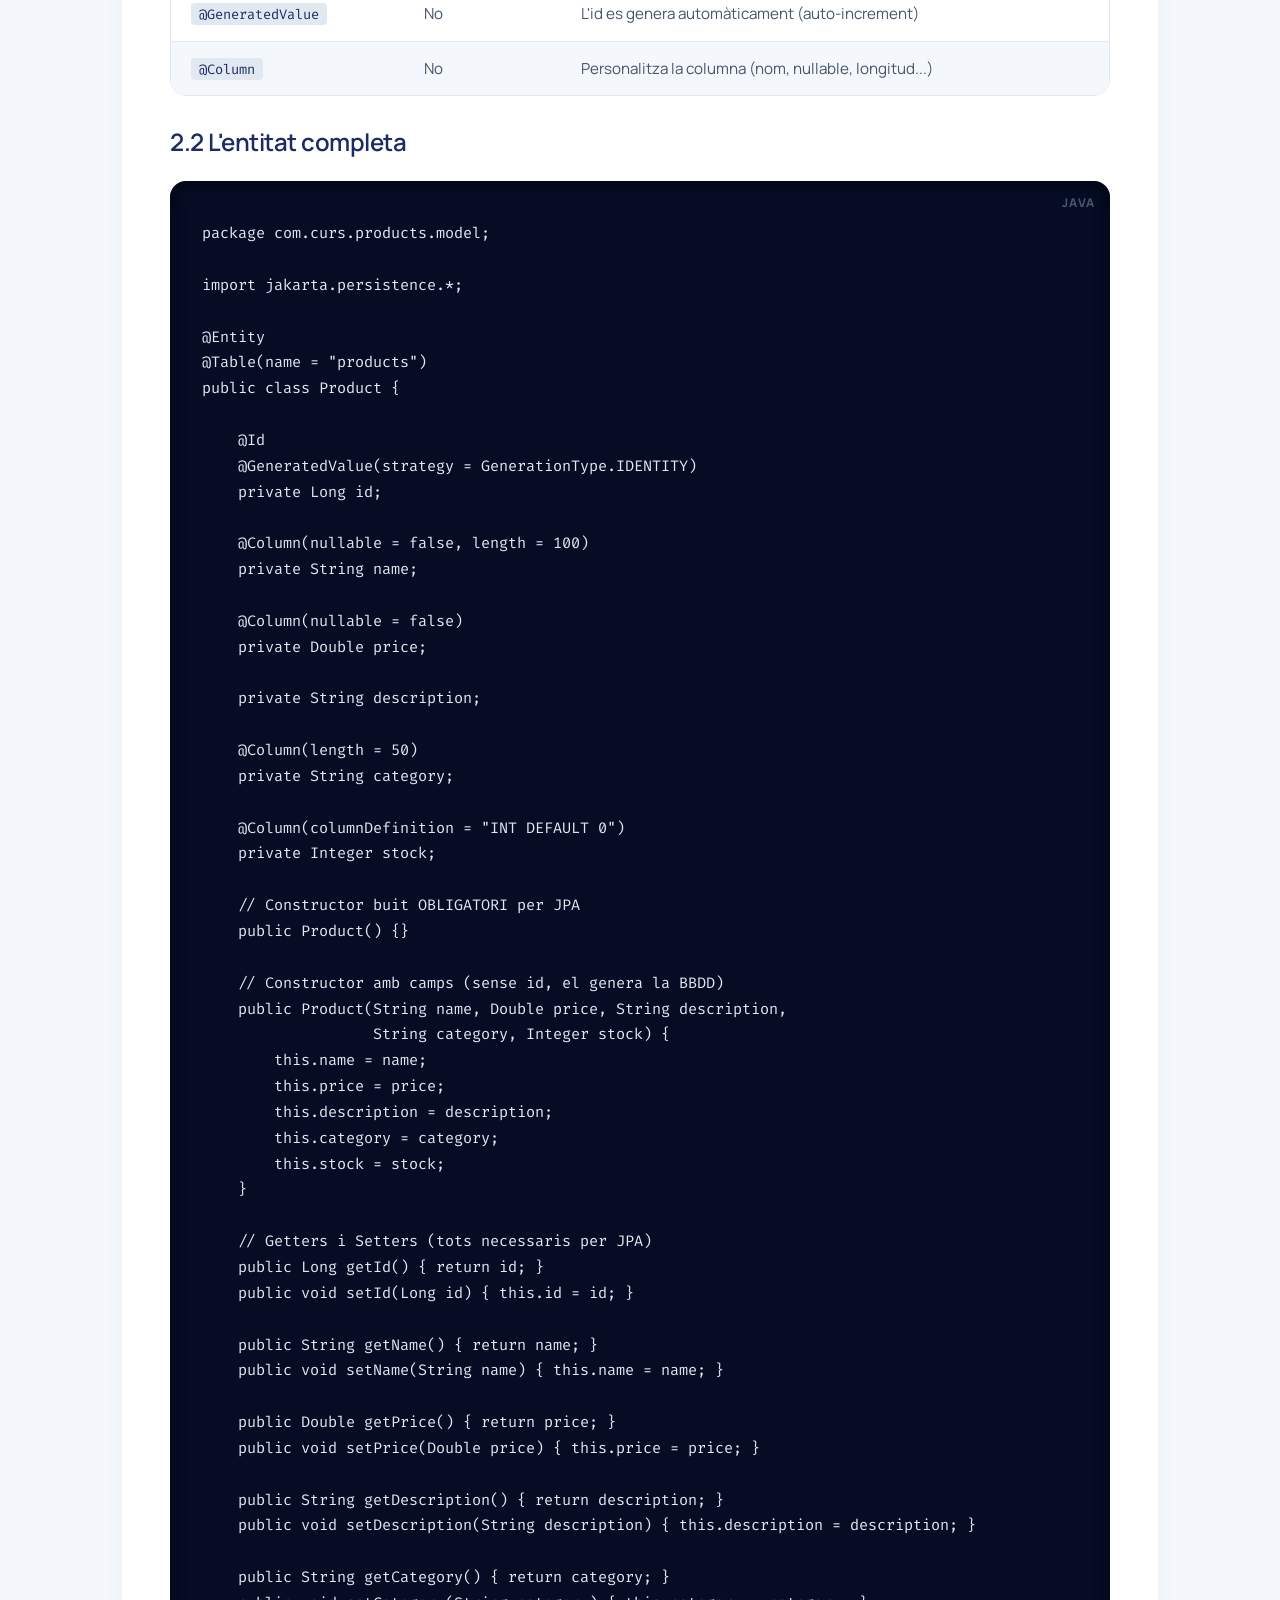
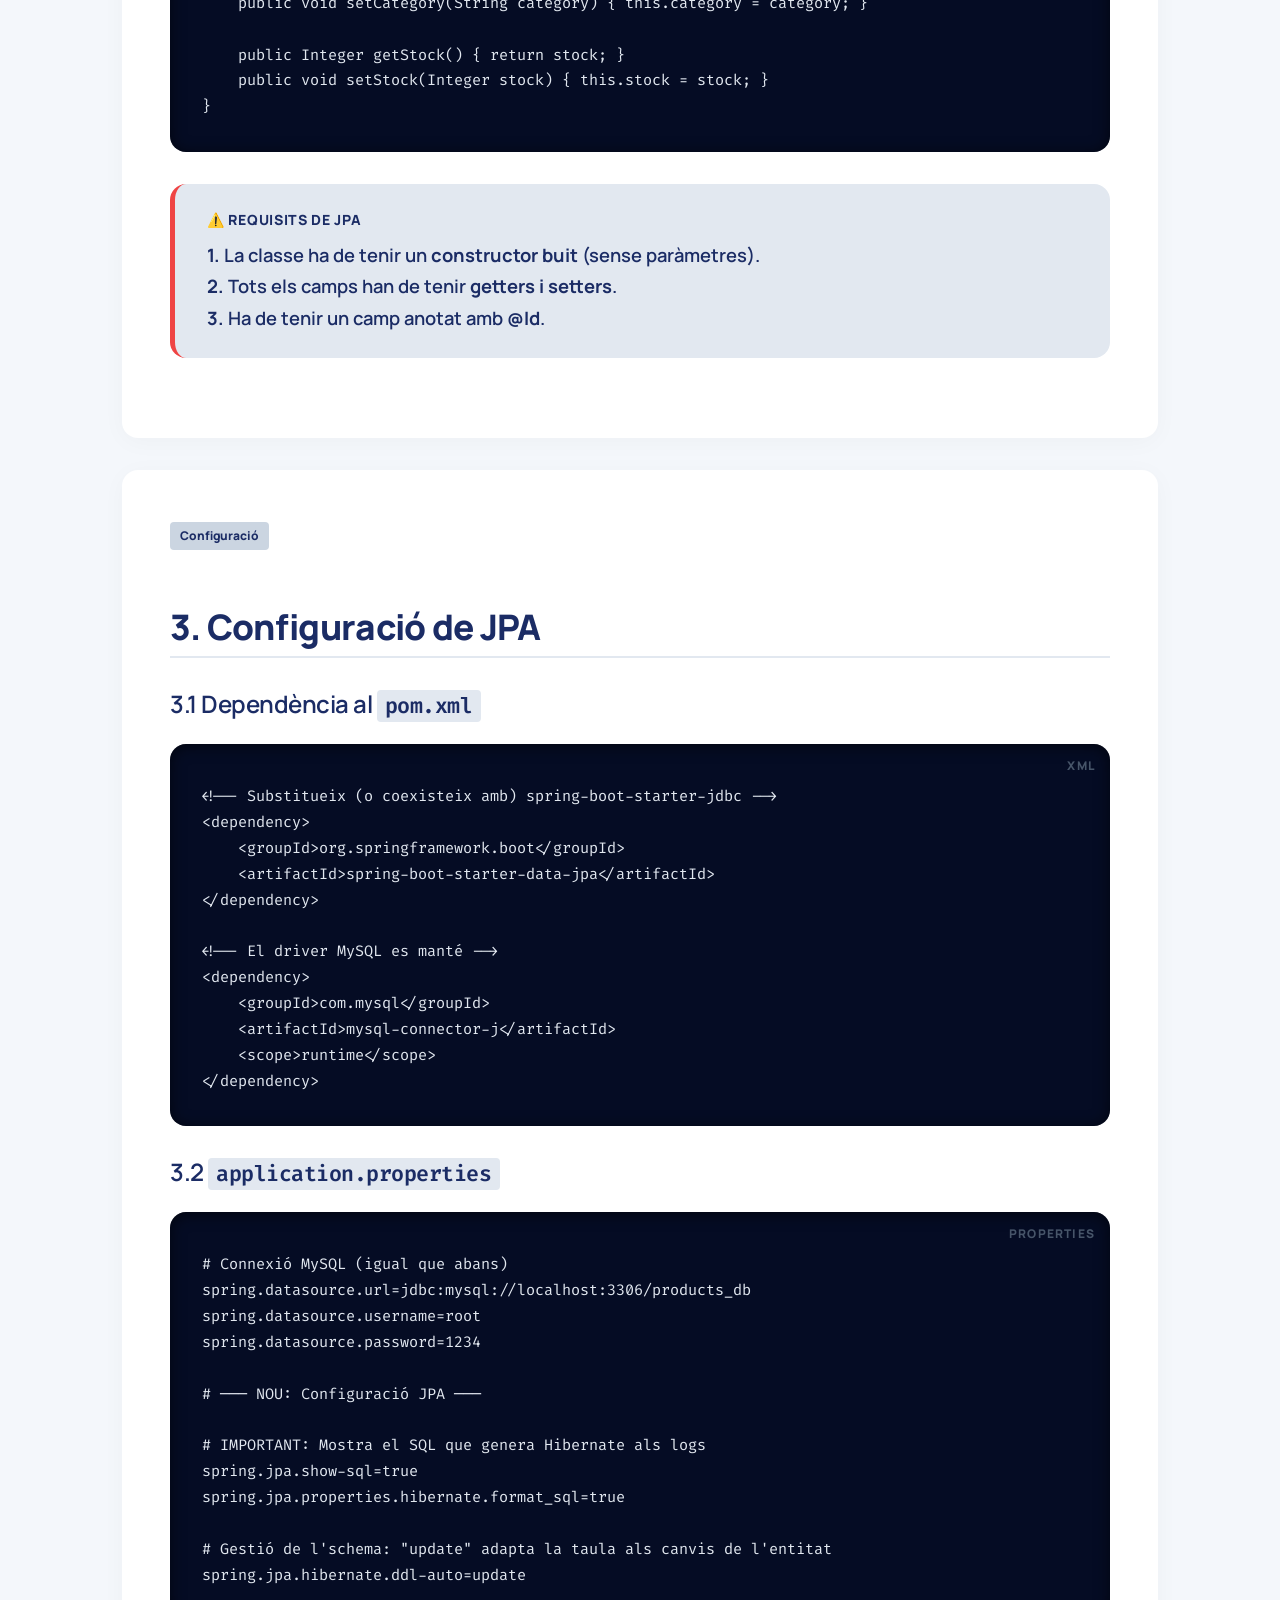
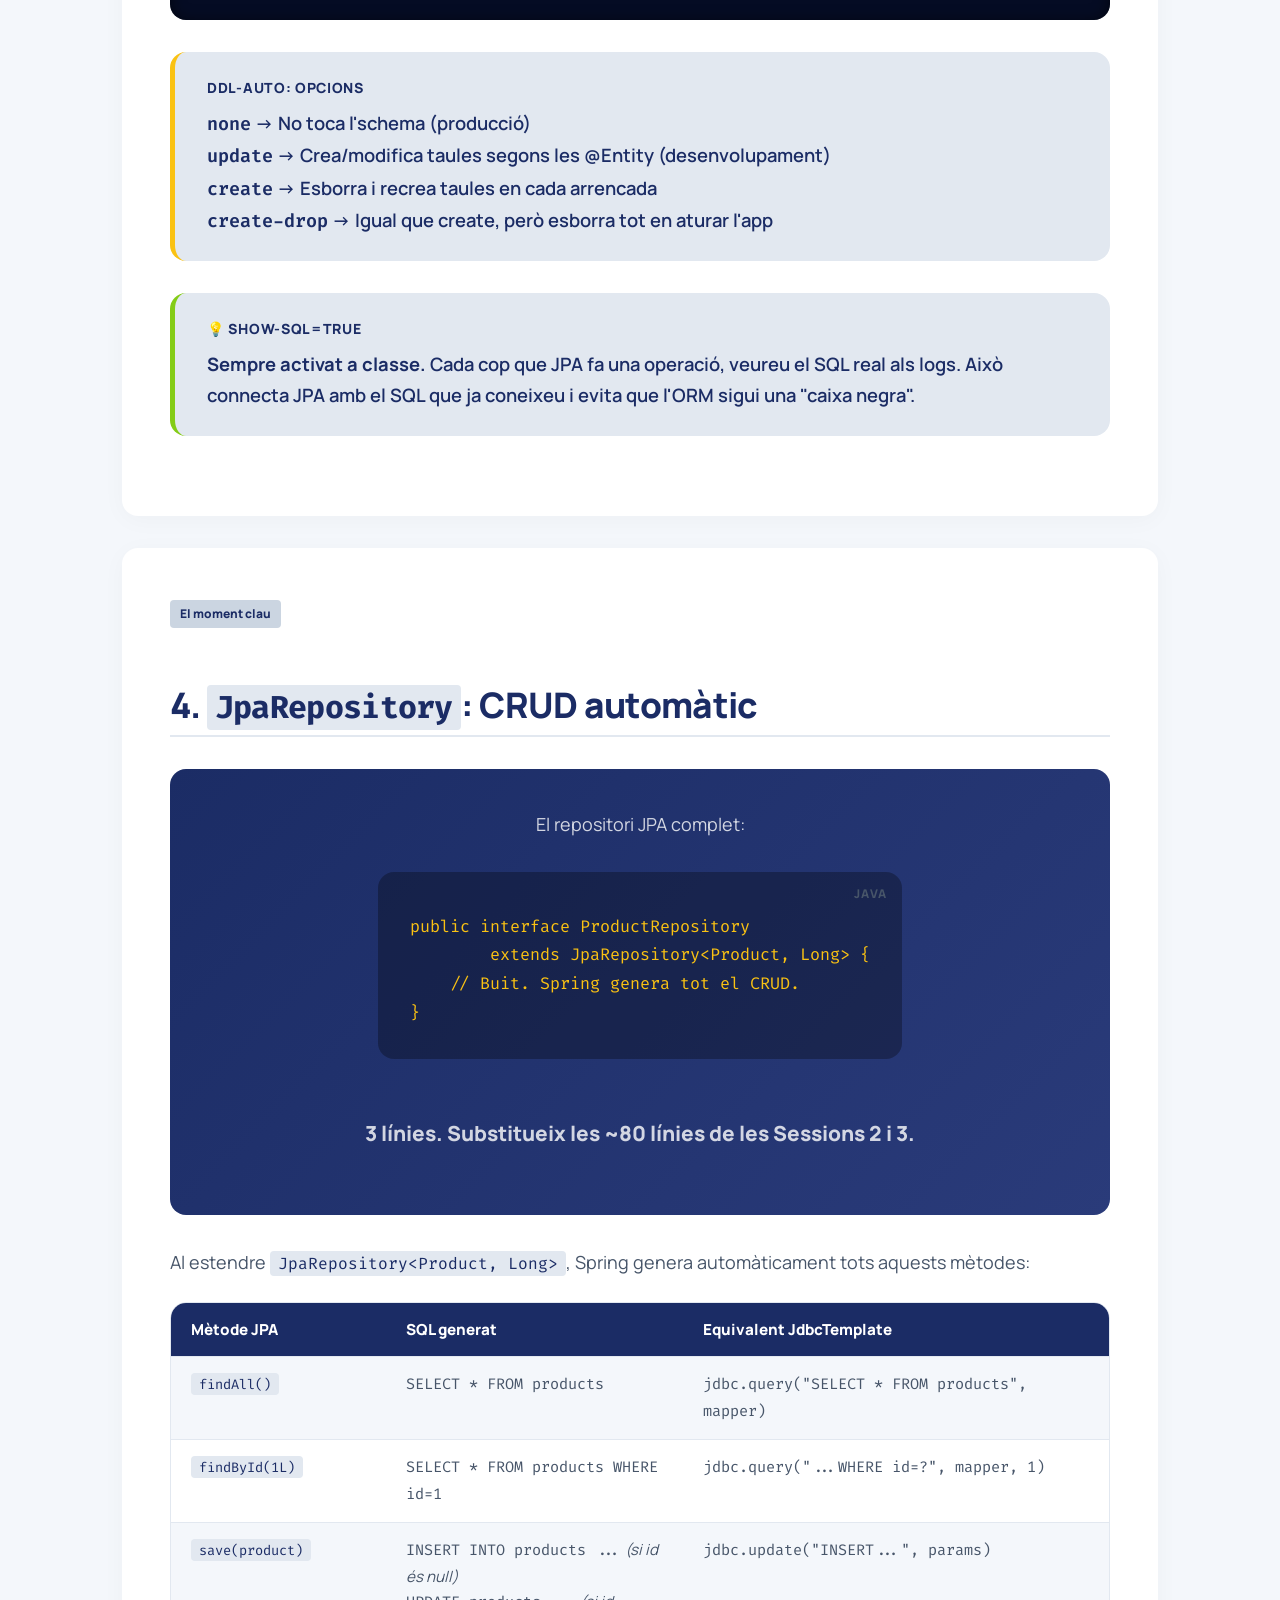
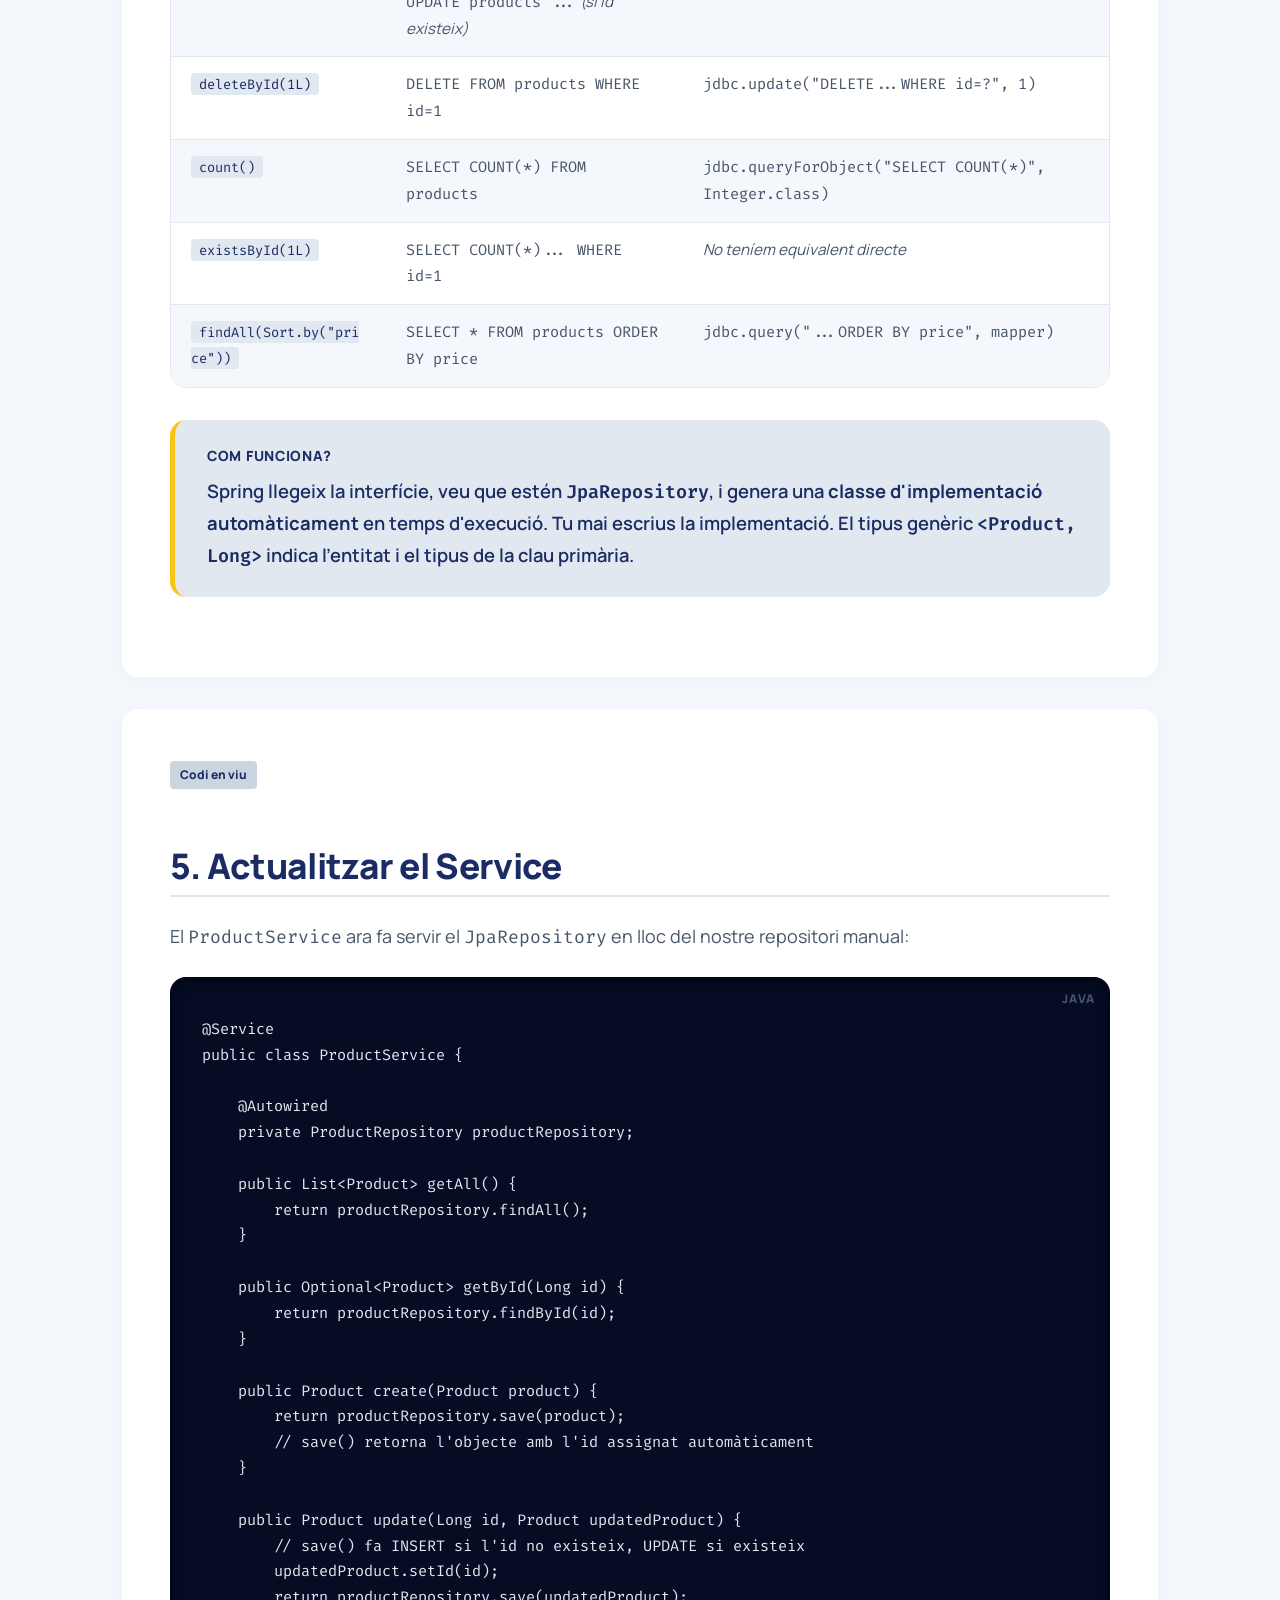
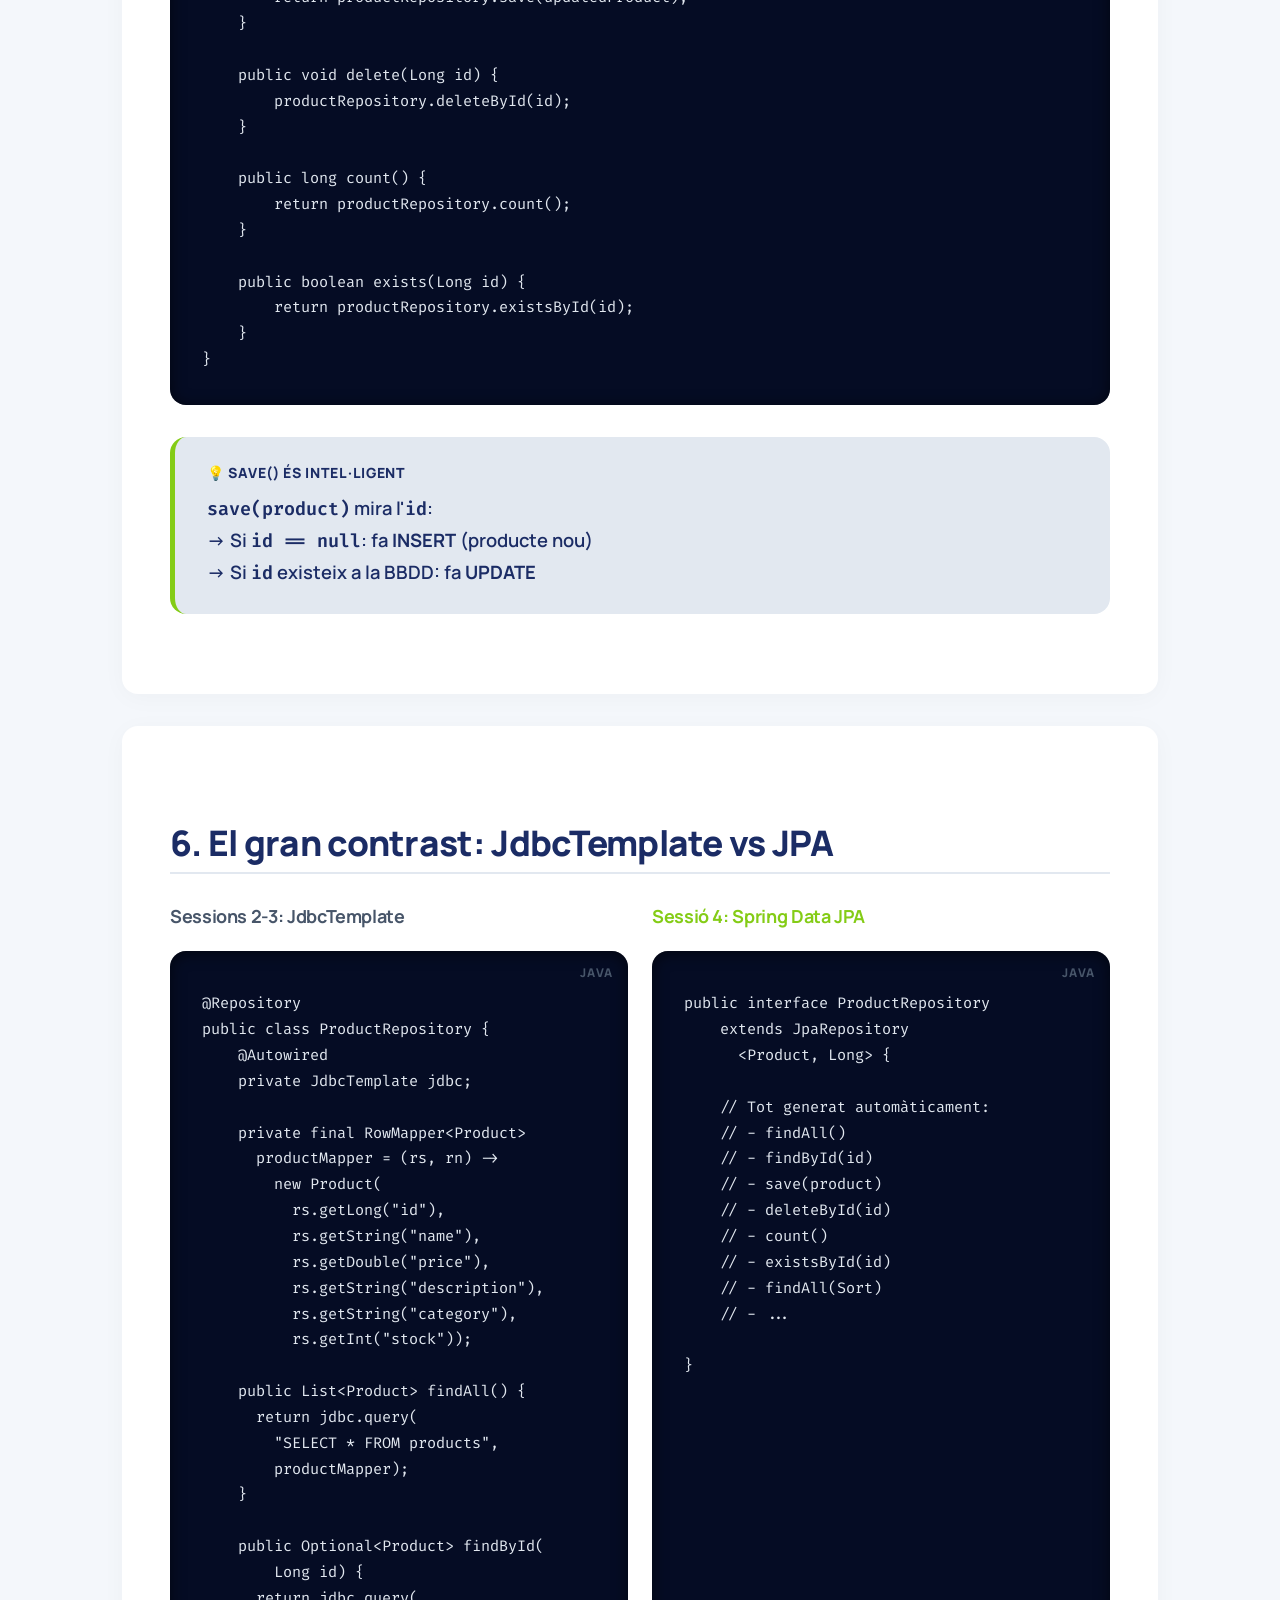
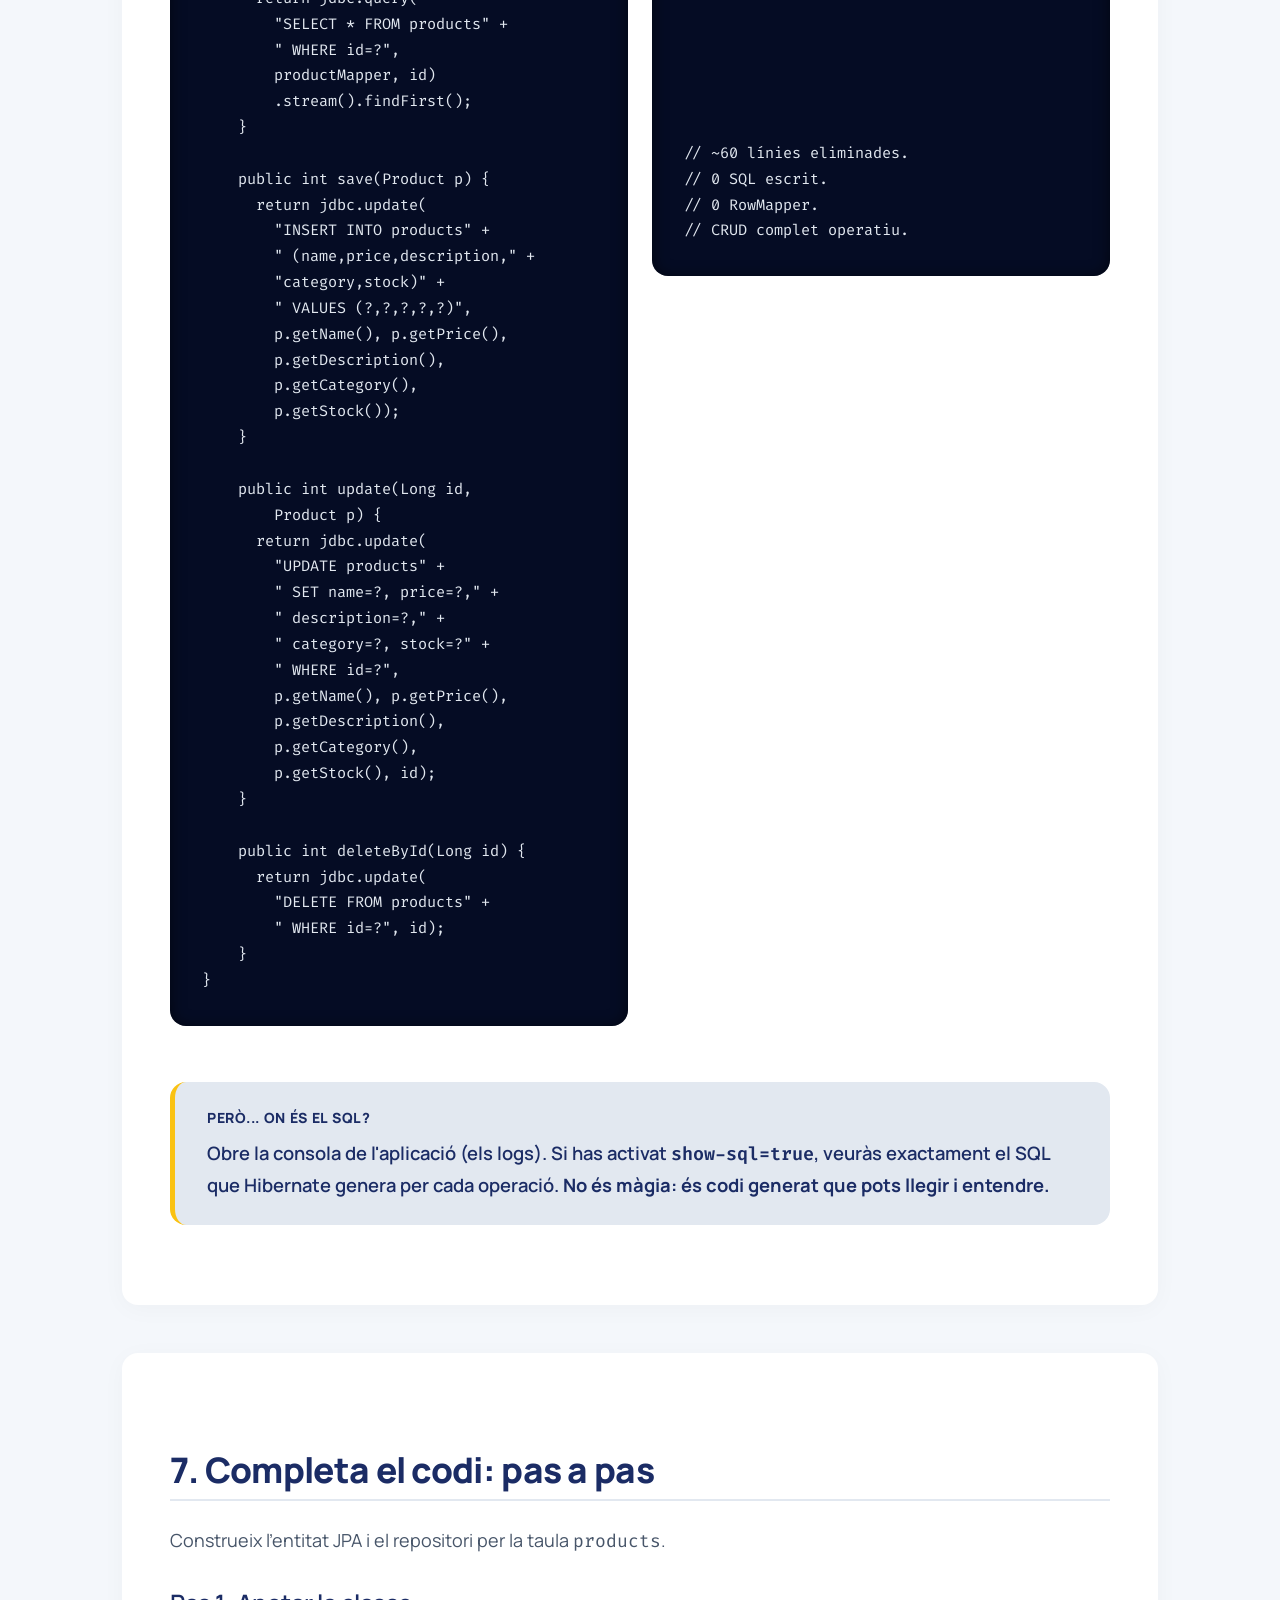
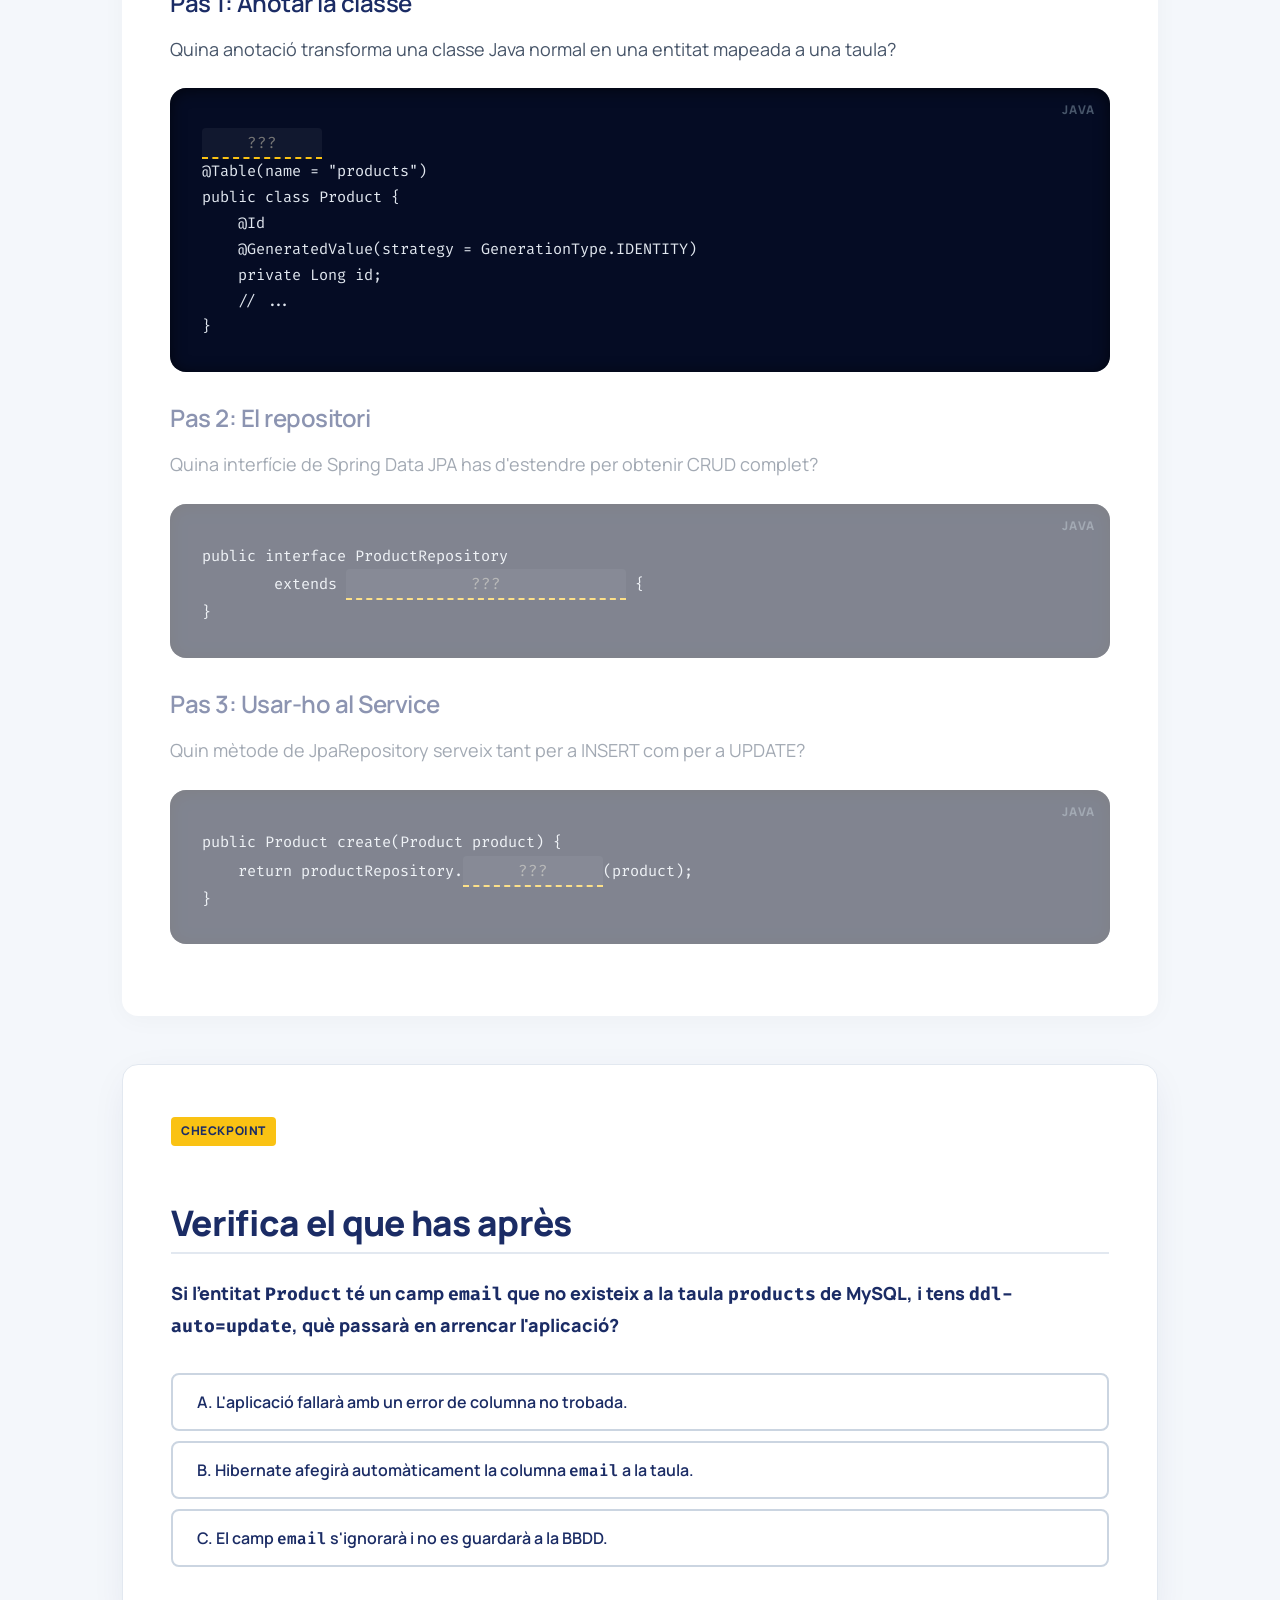
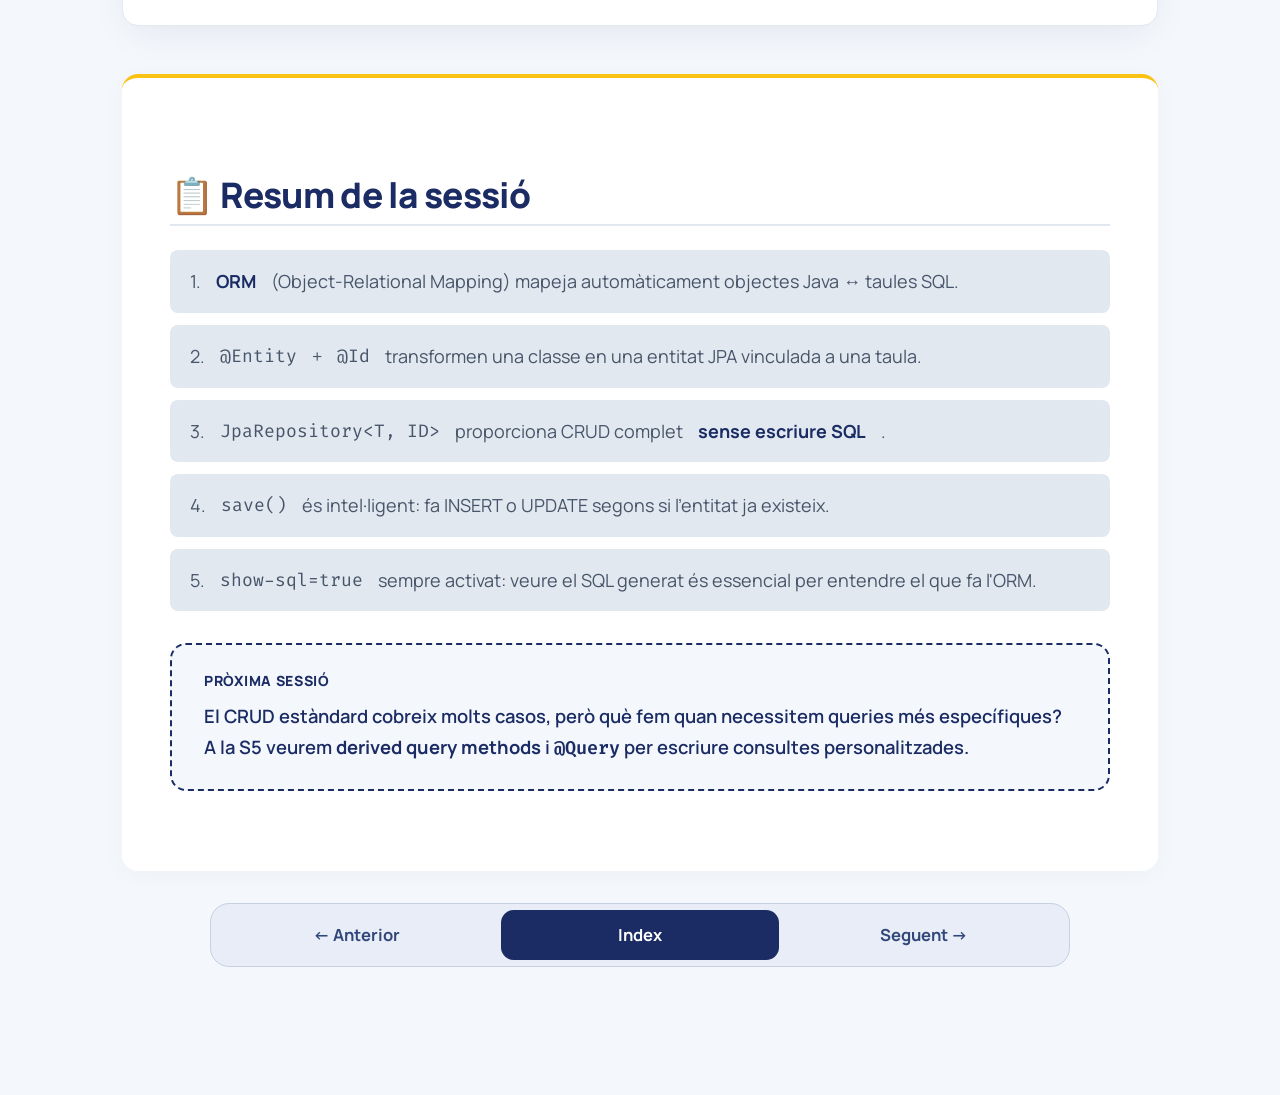
<file: Sessio 4/S04_Spring_Data_JPA.html>
<!doctype html>
<html lang="ca">
  <head>
    <meta charset="UTF-8" />
    <meta name="viewport" content="width=device-width, initial-scale=1.0" />
    <title>Sessió 4: Spring Data JPA — @Entity i JpaRepository</title>
    <link
      href="https://fonts.googleapis.com/css2?family=Manrope:wght@400;500;600;800&family=Fira+Code&display=swap"
      rel="stylesheet"
    />
    <link rel="stylesheet" href="../styles.css" />
  </head>
  <body class="page-session">
    <div class="container">
      <!-- HERO -->
      <header class="hero-section">
        <div class="hero-text">
          <span class="label badge">Spring Boot · Sessió 4</span>
          <h1>Spring Data JPA: Entitats i Repositoris</h1>
          <p style="font-size: 1.3rem">
            Fins ara hem escrit cada query SQL a mà. Avui descobrirem com una
            <strong>interfície buida</strong> pot generar automàticament tot el
            CRUD que hem construït en dues sessions.
          </p>
        </div>
        <div class="hero-glass-card shadow-ambient">
          <h3 class="label">Punts Clau de la Sessió</h3>
          <ul class="scholarly-list">
            <li><span>🗄️</span> Entendre què és un ORM i per a què serveix.</li>
            <li>
              <span>📌</span> Anotar una classe Java com a
              <code>@Entity</code> per mapejar-la a una taula.
            </li>
            <li>
              <span>🚀</span> Crear un <code>JpaRepository</code> i obtenir CRUD
              complet automàticament.
            </li>
            <li>
              <span>👁️</span> Veure el SQL que JPA genera amb
              <code>show-sql=true</code>.
            </li>
          </ul>
        </div>
      </header>

      <!-- BLOC 1: QUÈ ÉS UN ORM -->
      <section class="content-block">
        <span class="tag">Concepte fonamental</span>
        <h2>1. Què és un ORM?</h2>

        <div
          class="flashcard-wrapper"
          onclick="this.classList.toggle('flipped')"
        >
          <div class="flashcard-inner">
            <div class="fc-face fc-front">
              <div class="fc-icon">🔄</div>
              <h3>ORM</h3>
              <span
                style="
                  font-size: 0.8rem;
                  opacity: 0.7;
                  margin-top: 10px;
                  text-transform: uppercase;
                "
                >Object-Relational Mapping</span
              >
            </div>
            <div class="fc-face fc-back">
              <p>
                Tècnica que converteix automàticament entre
                <strong>objectes Java</strong> i
                <strong>files d'una taula SQL</strong>. Tu treballes amb
                objectes; l'ORM genera el SQL.
              </p>
            </div>
          </div>
        </div>

        <p>
          <strong>ORM</strong> significa <em>Object-Relational Mapping</em>: un
          pont automàtic entre el món dels objectes (Java) i el món relacional
          (SQL/MySQL).
        </p>

        <p>
          En comptes d'escriure SQL a mà i mapejar cada <code>ResultSet</code> a
          un objecte (com fèiem amb JdbcTemplate), l'ORM ho fa per tu:
        </p>

        <div class="diagram-block">
          <strong style="color: var(--secondary)"
            >Amb JdbcTemplate (Sessions 2-3)</strong
          ><br />
          Objecte Java ←── tu escrius el RowMapper ──→ Taula SQL<br /><br />
          <strong style="color: var(--secondary)"
            >Amb JPA/ORM (Sessions 4-5)</strong
          ><br />
          Objecte Java ←── <strong>automàtic</strong> (@Entity) ──→ Taula SQL
        </div>

        <table class="comparison-table">
          <tr>
            <th>Concepte</th>
            <th>Significat</th>
          </tr>
          <tr>
            <td><strong>JPA</strong></td>
            <td>
              Java Persistence API — l'estàndard/especificació (com una
              interfície)
            </td>
          </tr>
          <tr>
            <td><strong>Hibernate</strong></td>
            <td>
              La implementació més popular de JPA (com la classe que implementa
              la interfície)
            </td>
          </tr>
          <tr>
            <td><strong>Spring Data JPA</strong></td>
            <td>
              Capa de Spring que simplifica encara més l'ús de JPA/Hibernate
            </td>
          </tr>
        </table>

        <div class="callout">
          <span class="label" style="display: block; margin-bottom: 8px"
            >Analogia</span
          >
          <strong>JPA</strong> és el contracte. <strong>Hibernate</strong> és
          l'empresa que l'executa. <strong>Spring Data JPA</strong> és l'agent
          que contracta Hibernate i ens estalvia les trucades de telèfon.
        </div>
      </section>

      <!-- BLOC 2: @ENTITY -->
      <section class="content-block">
        <span class="tag">Entitats</span>
        <h2>
          2. <span class="inline-code">@Entity</span>: la classe és la taula
        </h2>

        <p>
          Amb JPA, una classe Java anotada amb <code>@Entity</code> representa
          <strong>directament</strong> una taula de la BBDD. Cada atribut és una
          columna.
        </p>

        <div class="vs-block">
          <div>
            <h4>Abans (Sessió 1-3): classe POJO</h4>
            <pre data-lang="JAVA"><code>public class Product {
    private Long id;
    private String name;
    private Double price;
    private String description;
    private String category;
    private Integer stock;
    // constructors, getters, setters
}</code></pre>
          </div>
          <div>
            <h4>Ara: classe <code>@Entity</code></h4>
            <pre data-lang="JAVA"><code>@Entity
@Table(name = "products")
public class Product {
    @Id
    @GeneratedValue(strategy =
        GenerationType.IDENTITY)
    private Long id;
    
    @Column(nullable = false,
            length = 100)
    private String name;
    private Double price;
    private String description;
    private String category;
    private Integer stock;
    // constructors, getters, setters
}</code></pre>
          </div>
        </div>

        <h3>2.1 Anotacions d'entitat</h3>
        <table class="comparison-table">
          <tr>
            <th>Anotació</th>
            <th>Obligatòria?</th>
            <th>Què fa</th>
          </tr>
          <tr>
            <td><span class="inline-code">@Entity</span></td>
            <td>✅ Sí</td>
            <td>Marca la classe com a entitat JPA (mapeada a una taula)</td>
          </tr>
          <tr>
            <td><span class="inline-code">@Table(name="...")</span></td>
            <td>No</td>
            <td>
              Indica el nom de la taula. Si no es posa, usa el nom de la classe
            </td>
          </tr>
          <tr>
            <td><span class="inline-code">@Id</span></td>
            <td>✅ Sí</td>
            <td>Marca el camp com a clau primària</td>
          </tr>
          <tr>
            <td><span class="inline-code">@GeneratedValue</span></td>
            <td>No</td>
            <td>L'id es genera automàticament (auto-increment)</td>
          </tr>
          <tr>
            <td><span class="inline-code">@Column</span></td>
            <td>No</td>
            <td>Personalitza la columna (nom, nullable, longitud...)</td>
          </tr>
        </table>

        <h3>2.2 L'entitat completa</h3>
        <pre data-lang="JAVA"><code>package com.curs.products.model;

import jakarta.persistence.*;

@Entity
@Table(name = "products")
public class Product {

    @Id
    @GeneratedValue(strategy = GenerationType.IDENTITY)
    private Long id;

    @Column(nullable = false, length = 100)
    private String name;

    @Column(nullable = false)
    private Double price;

    private String description;

    @Column(length = 50)
    private String category;

    @Column(columnDefinition = "INT DEFAULT 0")
    private Integer stock;

    // Constructor buit OBLIGATORI per JPA
    public Product() {}

    // Constructor amb camps (sense id, el genera la BBDD)
    public Product(String name, Double price, String description,
                   String category, Integer stock) {
        this.name = name;
        this.price = price;
        this.description = description;
        this.category = category;
        this.stock = stock;
    }

    // Getters i Setters (tots necessaris per JPA)
    public Long getId() { return id; }
    public void setId(Long id) { this.id = id; }

    public String getName() { return name; }
    public void setName(String name) { this.name = name; }

    public Double getPrice() { return price; }
    public void setPrice(Double price) { this.price = price; }

    public String getDescription() { return description; }
    public void setDescription(String description) { this.description = description; }

    public String getCategory() { return category; }
    public void setCategory(String category) { this.category = category; }

    public Integer getStock() { return stock; }
    public void setStock(Integer stock) { this.stock = stock; }
}</code></pre>

        <div class="callout warning">
          <span class="label" style="display: block; margin-bottom: 8px"
            >⚠️ Requisits de JPA</span
          >
          <strong>1.</strong> La classe ha de tenir un
          <strong>constructor buit</strong> (sense paràmetres).<br />
          <strong>2.</strong> Tots els camps han de tenir
          <strong>getters i setters</strong>.<br />
          <strong>3.</strong> Ha de tenir un camp anotat amb
          <strong>@Id</strong>.
        </div>
      </section>

      <!-- BLOC 3: CONFIGURACIÓ -->
      <section class="content-block">
        <span class="tag">Configuració</span>
        <h2>3. Configuració de JPA</h2>

        <h3>3.1 Dependència al <span class="inline-code">pom.xml</span></h3>
        <pre
          data-lang="XML"
        ><code>&lt;!-- Substitueix (o coexisteix amb) spring-boot-starter-jdbc --&gt;
&lt;dependency&gt;
    &lt;groupId&gt;org.springframework.boot&lt;/groupId&gt;
    &lt;artifactId&gt;spring-boot-starter-data-jpa&lt;/artifactId&gt;
&lt;/dependency&gt;

&lt;!-- El driver MySQL es manté --&gt;
&lt;dependency&gt;
    &lt;groupId&gt;com.mysql&lt;/groupId&gt;
    &lt;artifactId&gt;mysql-connector-j&lt;/artifactId&gt;
    &lt;scope&gt;runtime&lt;/scope&gt;
&lt;/dependency&gt;</code></pre>

        <h3>3.2 <span class="inline-code">application.properties</span></h3>
        <pre data-lang="PROPERTIES"><code># Connexió MySQL (igual que abans)
spring.datasource.url=jdbc:mysql://localhost:3306/products_db
spring.datasource.username=root
spring.datasource.password=1234

# ─── NOU: Configuració JPA ───

# IMPORTANT: Mostra el SQL que genera Hibernate als logs
spring.jpa.show-sql=true
spring.jpa.properties.hibernate.format_sql=true

# Gestió de l'schema: "update" adapta la taula als canvis de l'entitat
spring.jpa.hibernate.ddl-auto=update</code></pre>

        <div class="callout">
          <span class="label" style="display: block; margin-bottom: 8px"
            >ddl-auto: opcions</span
          >
          <code>none</code> → No toca l'schema (producció)<br />
          <code>update</code> → Crea/modifica taules segons les @Entity
          (desenvolupament)<br />
          <code>create</code> → Esborra i recrea taules en cada arrencada<br />
          <code>create-drop</code> → Igual que create, però esborra tot en
          aturar l'app
        </div>

        <div class="callout tip">
          <span class="label" style="display: block; margin-bottom: 8px"
            >💡 show-sql=true</span
          >
          <strong>Sempre activat a classe.</strong> Cada cop que JPA fa una
          operació, veureu el SQL real als logs. Això connecta JPA amb el SQL
          que ja coneixeu i evita que l'ORM sigui una "caixa negra".
        </div>
      </section>

      <!-- BLOC 4: JpaRepository -->
      <section class="content-block">
        <span class="tag">El moment clau</span>
        <h2>
          4. <span class="inline-code">JpaRepository</span>: CRUD automàtic
        </h2>

        <div class="highlight-box">
          <p style="margin-bottom: 0.5rem">El repositori JPA complet:</p>
          <pre
            data-lang="JAVA"
            style="
              background: rgba(0, 0, 0, 0.3);
              box-shadow: none;
              text-align: left;
              display: inline-block;
            "
          ><code>public interface ProductRepository
        extends JpaRepository&lt;Product, Long&gt; {
    // Buit. Spring genera tot el CRUD.
}</code></pre>
          <p style="margin-top: 1.5rem; font-size: 1.3rem; font-weight: 800">
            3 línies. Substitueix les ~80 línies de les Sessions 2 i 3.
          </p>
        </div>

        <p>
          Al estendre
          <span class="inline-code">JpaRepository&lt;Product, Long&gt;</span>,
          Spring genera automàticament tots aquests mètodes:
        </p>

        <table class="comparison-table">
          <tr>
            <th>Mètode JPA</th>
            <th>SQL generat</th>
            <th>Equivalent JdbcTemplate</th>
          </tr>
          <tr>
            <td><span class="inline-code">findAll()</span></td>
            <td><code>SELECT * FROM products</code></td>
            <td><code>jdbc.query("SELECT * FROM products", mapper)</code></td>
          </tr>
          <tr>
            <td><span class="inline-code">findById(1L)</span></td>
            <td><code>SELECT * FROM products WHERE id=1</code></td>
            <td><code>jdbc.query("...WHERE id=?", mapper, 1)</code></td>
          </tr>
          <tr>
            <td><span class="inline-code">save(product)</span></td>
            <td>
              <code>INSERT INTO products ...</code> <em>(si id és null)</em
              ><br /><code>UPDATE products ...</code> <em>(si id existeix)</em>
            </td>
            <td><code>jdbc.update("INSERT...", params)</code></td>
          </tr>
          <tr>
            <td><span class="inline-code">deleteById(1L)</span></td>
            <td><code>DELETE FROM products WHERE id=1</code></td>
            <td><code>jdbc.update("DELETE...WHERE id=?", 1)</code></td>
          </tr>
          <tr>
            <td><span class="inline-code">count()</span></td>
            <td><code>SELECT COUNT(*) FROM products</code></td>
            <td>
              <code>jdbc.queryForObject("SELECT COUNT(*)", Integer.class)</code>
            </td>
          </tr>
          <tr>
            <td><span class="inline-code">existsById(1L)</span></td>
            <td><code>SELECT COUNT(*)... WHERE id=1</code></td>
            <td><em>No teníem equivalent directe</em></td>
          </tr>
          <tr>
            <td><span class="inline-code">findAll(Sort.by("price"))</span></td>
            <td><code>SELECT * FROM products ORDER BY price</code></td>
            <td><code>jdbc.query("...ORDER BY price", mapper)</code></td>
          </tr>
        </table>

        <div class="callout">
          <span class="label" style="display: block; margin-bottom: 8px"
            >Com funciona?</span
          >
          Spring llegeix la interfície, veu que estén
          <code>JpaRepository</code>, i genera una
          <strong>classe d'implementació automàticament</strong> en temps
          d'execució. Tu mai escrius la implementació. El tipus genèric
          <code>&lt;Product, Long&gt;</code> indica l'entitat i el tipus de la
          clau primària.
        </div>
      </section>

      <!-- BLOC 5: EL SERVICE ACTUALITZAT -->
      <section class="content-block">
        <span class="tag">Codi en viu</span>
        <h2>5. Actualitzar el Service</h2>

        <p>
          El <code>ProductService</code> ara fa servir el
          <code>JpaRepository</code> en lloc del nostre repositori manual:
        </p>

        <pre data-lang="JAVA"><code>@Service
public class ProductService {

    @Autowired
    private ProductRepository productRepository;

    public List&lt;Product&gt; getAll() {
        return productRepository.findAll();
    }

    public Optional&lt;Product&gt; getById(Long id) {
        return productRepository.findById(id);
    }

    public Product create(Product product) {
        return productRepository.save(product);
        // save() retorna l'objecte amb l'id assignat automàticament
    }

    public Product update(Long id, Product updatedProduct) {
        // save() fa INSERT si l'id no existeix, UPDATE si existeix
        updatedProduct.setId(id);
        return productRepository.save(updatedProduct);
    }

    public void delete(Long id) {
        productRepository.deleteById(id);
    }

    public long count() {
        return productRepository.count();
    }

    public boolean exists(Long id) {
        return productRepository.existsById(id);
    }
}</code></pre>

        <div class="callout tip">
          <span class="label" style="display: block; margin-bottom: 8px"
            >💡 save() és intel·ligent</span
          >
          <code>save(product)</code> mira l'<code>id</code>:<br />
          → Si <code>id == null</code>: fa <strong>INSERT</strong> (producte
          nou)<br />
          → Si <code>id</code> existeix a la BBDD: fa <strong>UPDATE</strong>
        </div>
      </section>

      <!-- BLOC 6: COMPARATIVA VISUAL -->
      <section class="content-block">
        <h2>6. El gran contrast: JdbcTemplate vs JPA</h2>

        <div class="vs-block">
          <div>
            <h4 style="color: var(--on-surface-muted)">
              Sessions 2-3: JdbcTemplate
            </h4>
            <pre data-lang="JAVA"><code>@Repository
public class ProductRepository {
    @Autowired
    private JdbcTemplate jdbc;

    private final RowMapper&lt;Product&gt;
      productMapper = (rs, rn) ->
        new Product(
          rs.getLong("id"),
          rs.getString("name"),
          rs.getDouble("price"),
          rs.getString("description"),
          rs.getString("category"),
          rs.getInt("stock"));

    public List&lt;Product&gt; findAll() {
      return jdbc.query(
        "SELECT * FROM products",
        productMapper);
    }

    public Optional&lt;Product&gt; findById(
        Long id) {
      return jdbc.query(
        "SELECT * FROM products" +
        " WHERE id=?",
        productMapper, id)
        .stream().findFirst();
    }

    public int save(Product p) {
      return jdbc.update(
        "INSERT INTO products" +
        " (name,price,description," +
        "category,stock)" +
        " VALUES (?,?,?,?,?)",
        p.getName(), p.getPrice(),
        p.getDescription(),
        p.getCategory(),
        p.getStock());
    }

    public int update(Long id,
        Product p) {
      return jdbc.update(
        "UPDATE products" +
        " SET name=?, price=?," +
        " description=?," +
        " category=?, stock=?" +
        " WHERE id=?",
        p.getName(), p.getPrice(),
        p.getDescription(),
        p.getCategory(),
        p.getStock(), id);
    }

    public int deleteById(Long id) {
      return jdbc.update(
        "DELETE FROM products" +
        " WHERE id=?", id);
    }
}</code></pre>
          </div>
          <div>
            <h4 style="color: var(--secondary-fixed)">
              Sessió 4: Spring Data JPA
            </h4>
            <pre data-lang="JAVA"><code>public interface ProductRepository
    extends JpaRepository
      &lt;Product, Long&gt; {

    // Tot generat automàticament:
    // - findAll()
    // - findById(id)
    // - save(product)
    // - deleteById(id)
    // - count()
    // - existsById(id)
    // - findAll(Sort)
    // - ...

}














// ~60 línies eliminades.
// 0 SQL escrit.
// 0 RowMapper.
// CRUD complet operatiu.</code></pre>
          </div>
        </div>

        <div class="callout">
          <span class="label" style="display: block; margin-bottom: 8px"
            >Però... on és el SQL?</span
          >
          Obre la consola de l'aplicació (els logs). Si has activat
          <code>show-sql=true</code>, veuràs exactament el SQL que Hibernate
          genera per cada operació.
          <strong
            >No és màgia: és codi generat que pots llegir i entendre.</strong
          >
        </div>
      </section>

      <!-- EXERCICI INTERACTIU -->
      <section class="content-block" style="margin-top: 3rem">
        <h2>7. Completa el codi: pas a pas</h2>
        <p>
          Construeix l'entitat JPA i el repositori per la taula
          <code>products</code>.
        </p>

        <div class="code-step-block active" id="step1">
          <h3>Pas 1: Anotar la classe</h3>
          <p>
            Quina anotació transforma una classe Java normal en una entitat
            mapeada a una taula?
          </p>
          <pre
            data-lang="JAVA"
          ><code><input type="text" id="ans1" class="code-input-inline" placeholder="???" style="width:120px;">
@Table(name = "products")
public class Product {
    @Id
    @GeneratedValue(strategy = GenerationType.IDENTITY)
    private Long id;
    // ...
}</code></pre>
        </div>

        <div class="code-step-block" id="step2">
          <h3 style="margin-top: 2rem">Pas 2: El repositori</h3>
          <p>
            Quina interfície de Spring Data JPA has d'estendre per obtenir CRUD
            complet?
          </p>
          <pre data-lang="JAVA"><code>public interface ProductRepository
        extends <input type="text" id="ans2" class="code-input-inline" placeholder="???" style="width:280px;"> {
}</code></pre>
        </div>

        <div class="code-step-block" id="step3">
          <h3 style="margin-top: 2rem">Pas 3: Usar-ho al Service</h3>
          <p>
            Quin mètode de JpaRepository serveix tant per a INSERT com per a
            UPDATE?
          </p>
          <pre data-lang="JAVA"><code>public Product create(Product product) {
    return productRepository.<input type="text" id="ans3" class="code-input-inline" placeholder="???" style="width:140px;">(product);
}</code></pre>
        </div>
      </section>

      <!-- CHECKPOINT -->
      <section class="checkpoint-card shadow-ambient">
        <span
          class="label tag"
          style="background: var(--secondary); color: var(--primary)"
          >Checkpoint</span
        >
        <h2>Verifica el que has après</h2>

        <p style="font-weight: 800; color: var(--primary); margin-top: 1rem">
          Si l'entitat <code>Product</code> té un camp <code>email</code> que no
          existeix a la taula <code>products</code> de MySQL, i tens
          <code>ddl-auto=update</code>, què passarà en arrencar l'aplicació?
        </p>

        <div style="margin-top: 2rem">
          <button class="quiz-option" onclick="checkQuiz(this, false, 'q1')">
            A. L'aplicació fallarà amb un error de columna no trobada.
          </button>
          <button class="quiz-option" onclick="checkQuiz(this, true, 'q1')">
            B. Hibernate afegirà automàticament la columna <code>email</code> a
            la taula.
          </button>
          <button class="quiz-option" onclick="checkQuiz(this, false, 'q1')">
            C. El camp <code>email</code> s'ignorarà i no es guardarà a la BBDD.
          </button>
        </div>
        <div id="q1-feedback" class="feedback-area"></div>
      </section>

      <!-- RESUM -->
      <section
        class="content-block"
        style="margin-top: 3rem; border-top: 4px solid var(--secondary)"
      >
        <h2>📋 Resum de la sessió</h2>
        <ul class="scholarly-list">
          <li>
            <span>1.</span> <strong>ORM</strong> (Object-Relational Mapping)
            mapeja automàticament objectes Java ↔ taules SQL.
          </li>
          <li>
            <span>2.</span> <code>@Entity</code> + <code>@Id</code> transformen
            una classe en una entitat JPA vinculada a una taula.
          </li>
          <li>
            <span>3.</span> <code>JpaRepository&lt;T, ID&gt;</code> proporciona
            CRUD complet <strong>sense escriure SQL</strong>.
          </li>
          <li>
            <span>4.</span> <code>save()</code> és intel·ligent: fa INSERT o
            UPDATE segons si l'entitat ja existeix.
          </li>
          <li>
            <span>5.</span> <code>show-sql=true</code> sempre activat: veure el
            SQL generat és essencial per entendre el que fa l'ORM.
          </li>
        </ul>

        <div
          class="callout"
          style="
            background-color: var(--surface);
            border: 2px dashed var(--primary);
          "
        >
          <span class="label" style="display: block; margin-bottom: 8px"
            >Pròxima sessió</span
          >
          El CRUD estàndard cobreix molts casos, però què fem quan necessitem
          queries més específiques? A la S5 veurem
          <strong>derived query methods</strong> i <code>@Query</code> per
          escriure consultes personalitzades.
        </div>
      </section>
    </div>

    <nav class="session-nav" aria-label="Navegacio entre sessions">
      <a
        class="session-nav-link"
        href="../Sessio 3/S03_JdbcTemplate_Escriptura.html"
        >&larr; Anterior</a
      >
      <a class="session-nav-link is-index" href="../index.html">Index</a>
      <a
        class="session-nav-link"
        href="../Sessio 5/S05_Queries_Personalitzades.html"
        >Seguent &rarr;</a
      >
    </nav>

    <script>
      function checkQuiz(btn, isCorrect, quizId) {
        const options = btn.parentElement.querySelectorAll(".quiz-option");
        options.forEach((o) => {
          o.style.pointerEvents = "none";
          o.classList.remove("correct", "wrong");
        });
        const fb = document.getElementById(quizId + "-feedback");
        fb.style.display = "block";
        if (isCorrect) {
          btn.classList.add("correct");
          fb.style.backgroundColor = "rgba(132, 204, 22, 0.1)";
          fb.style.color = "var(--secondary-fixed)";
          fb.innerHTML =
            "✅ Correcte! Amb <code>ddl-auto=update</code>, Hibernate compara l'entitat amb la taula i afegeix les columnes que falten. <strong>No esborra columnes</strong> que ja no hi siguin a l'entitat (per seguretat).";
        } else {
          btn.classList.add("wrong");
          fb.style.backgroundColor = "rgba(239, 68, 68, 0.1)";
          fb.style.color = "var(--danger)";
          fb.innerHTML =
            "❌ Recorda: <code>ddl-auto=update</code> adapta l'schema de la BBDD per reflectir l'entitat Java.";
          setTimeout(() => {
            options.forEach((o) => {
              o.style.pointerEvents = "auto";
              o.classList.remove("wrong");
            });
            fb.style.display = "none";
          }, 4000);
        }
      }

      const inputsSeq = [
        { id: "ans1", expected: "@Entity", nextBlock: "step2" },
        {
          id: "ans2",
          expected: "JpaRepository<Product, Long>",
          nextBlock: "step3",
        },
        { id: "ans3", expected: "save", nextBlock: null },
      ];
      inputsSeq.forEach((stepItem) => {
        const inputEl = document.getElementById(stepItem.id);
        inputEl.addEventListener("input", (e) => {
          const val = e.target.value.trim();
          if (
            val.toLowerCase().replace(/\s/g, "") ===
            stepItem.expected.toLowerCase().replace(/\s/g, "")
          ) {
            e.target.classList.add("success");
            e.target.blur();
            e.target.closest(".code-step-block").classList.add("completed");
            if (stepItem.nextBlock) {
              const next = document.getElementById(stepItem.nextBlock);
              next.classList.add("active");
              setTimeout(
                () =>
                  next.scrollIntoView({ behavior: "smooth", block: "center" }),
                400,
              );
            }
          }
        });
      });
    </script>
  </body>
</html>
</file>
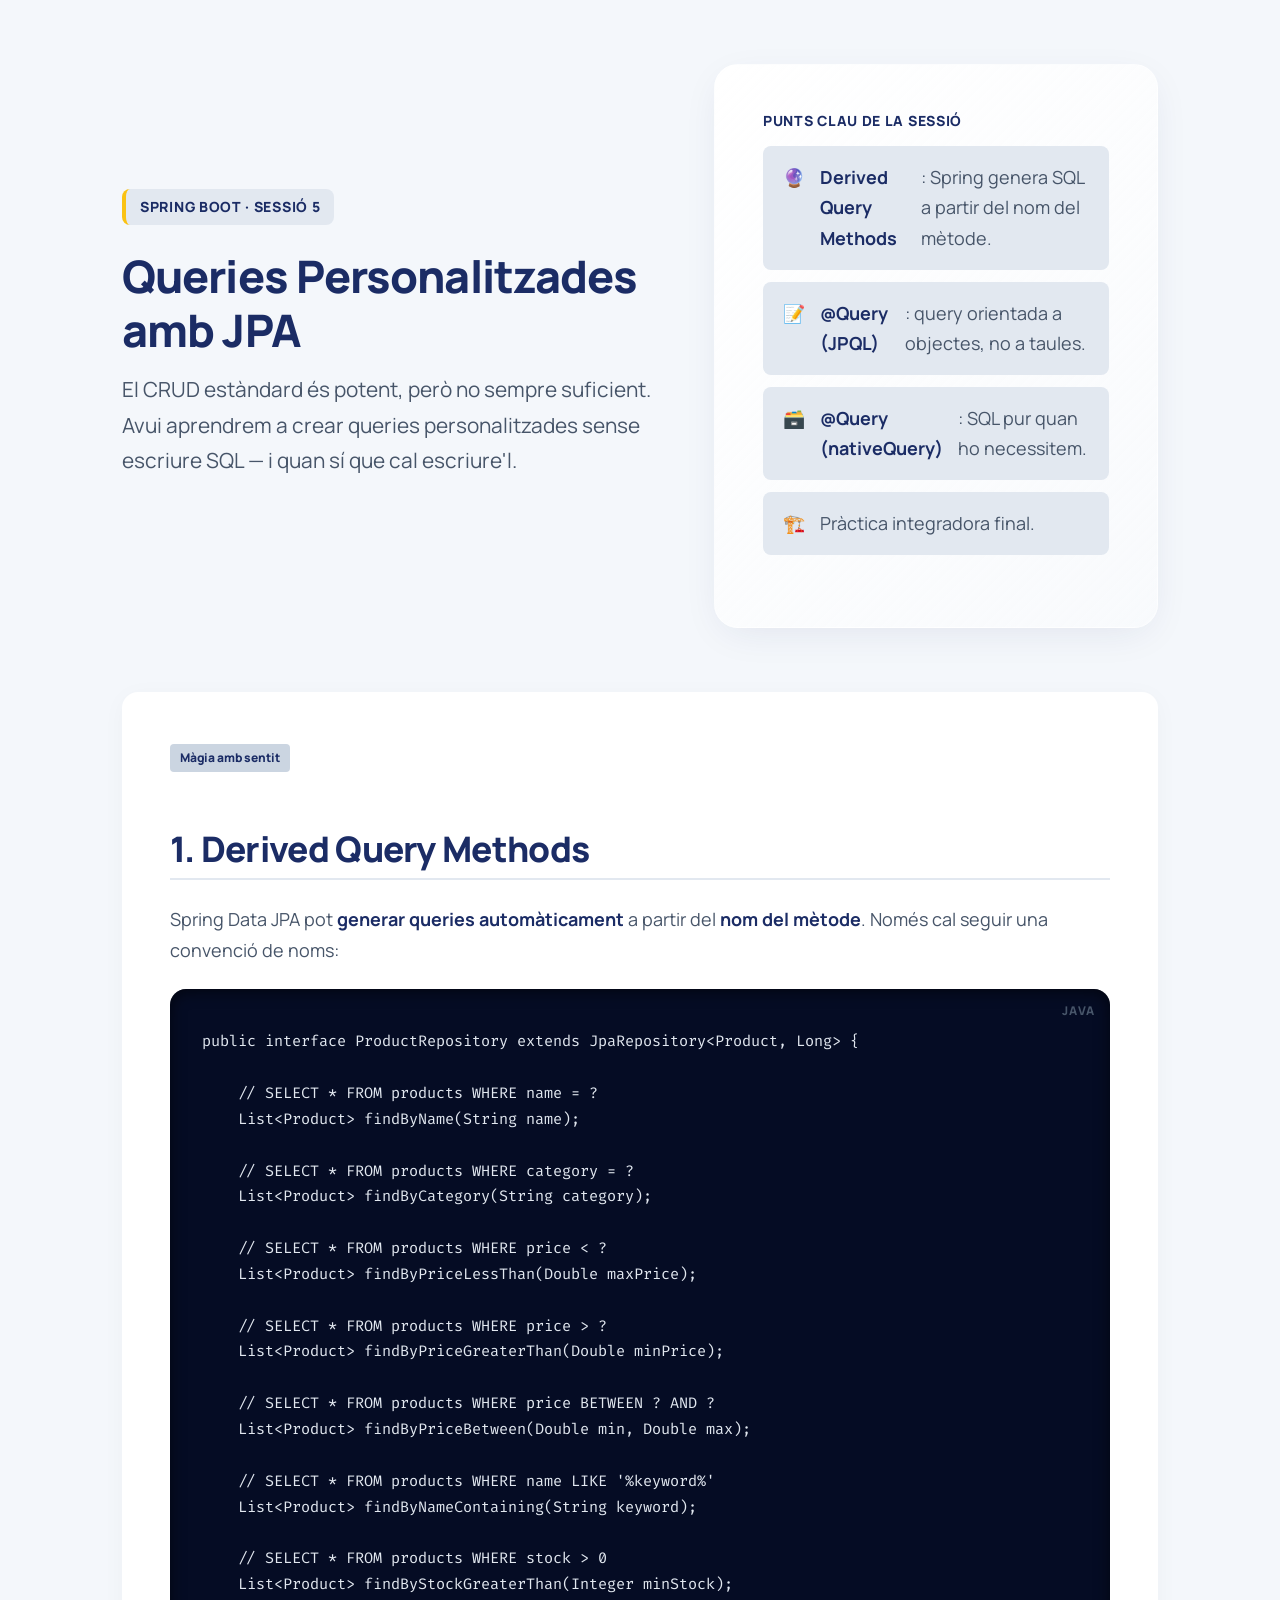
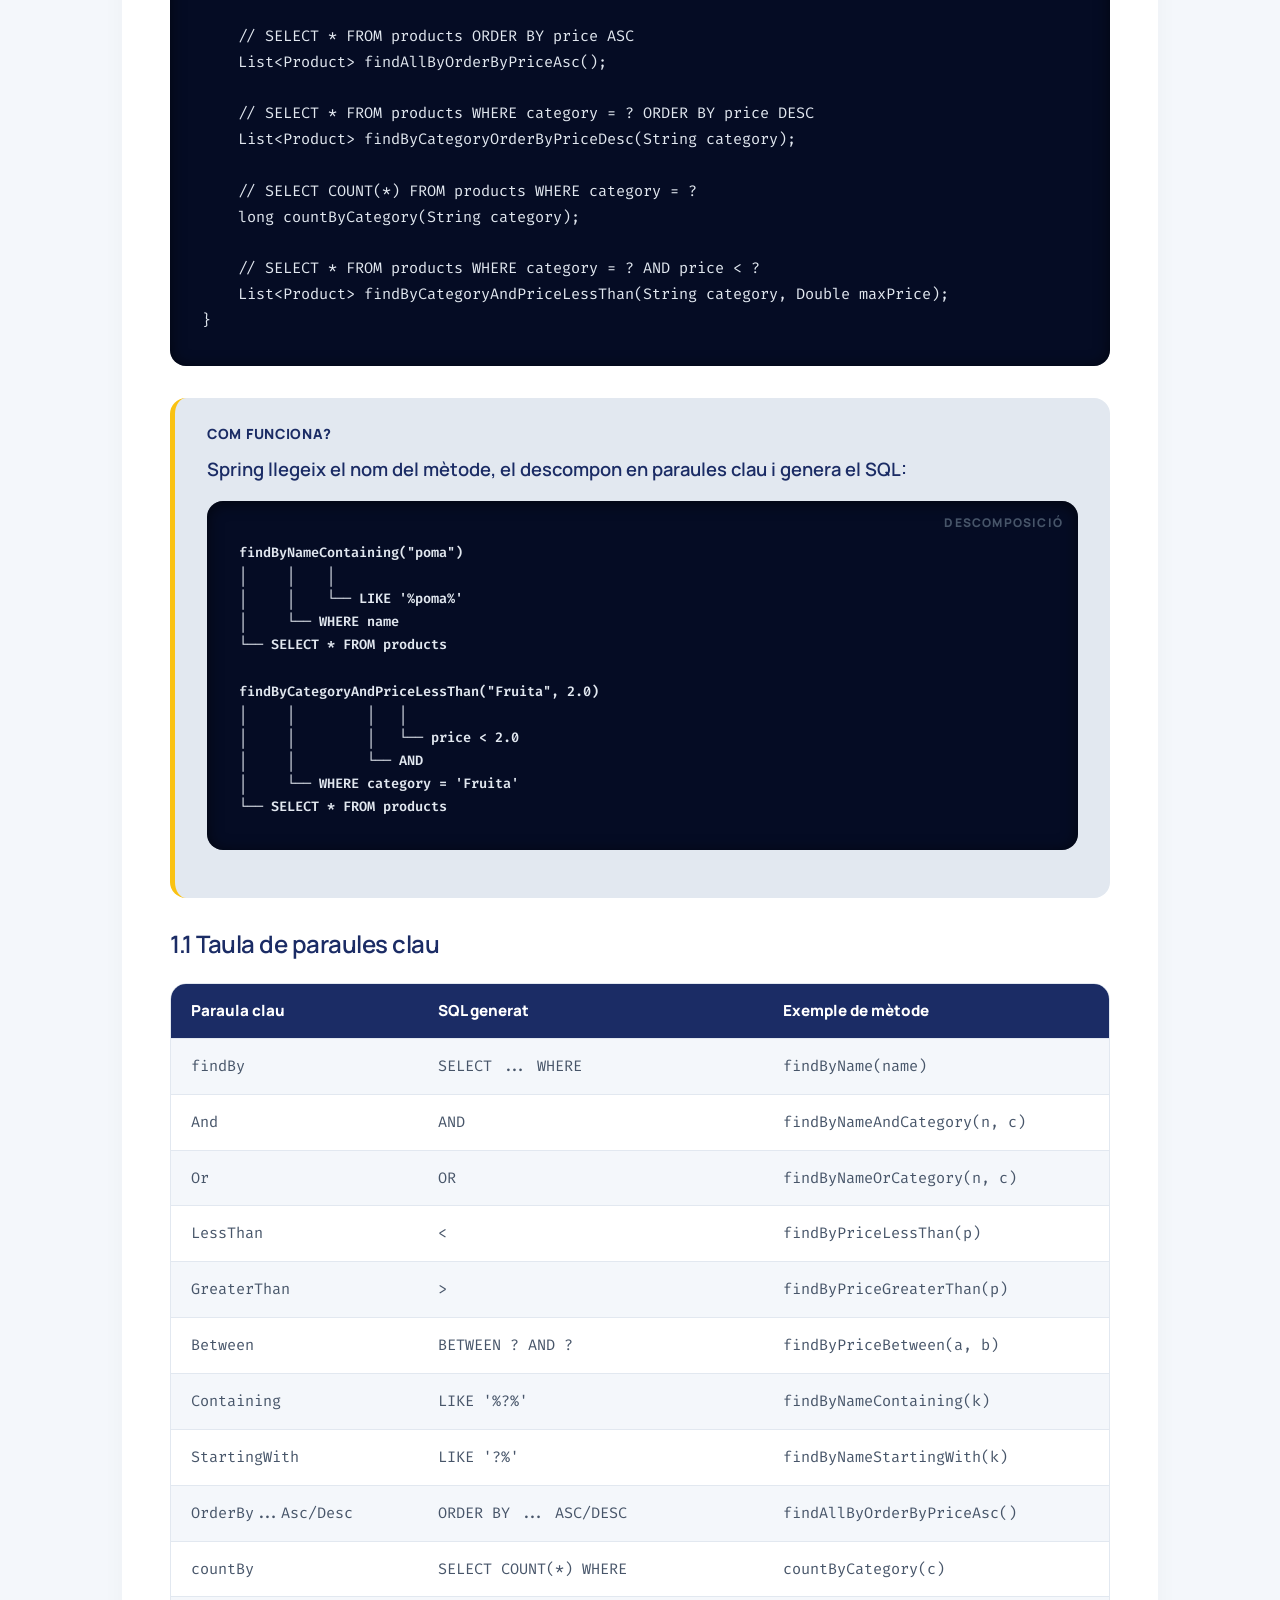
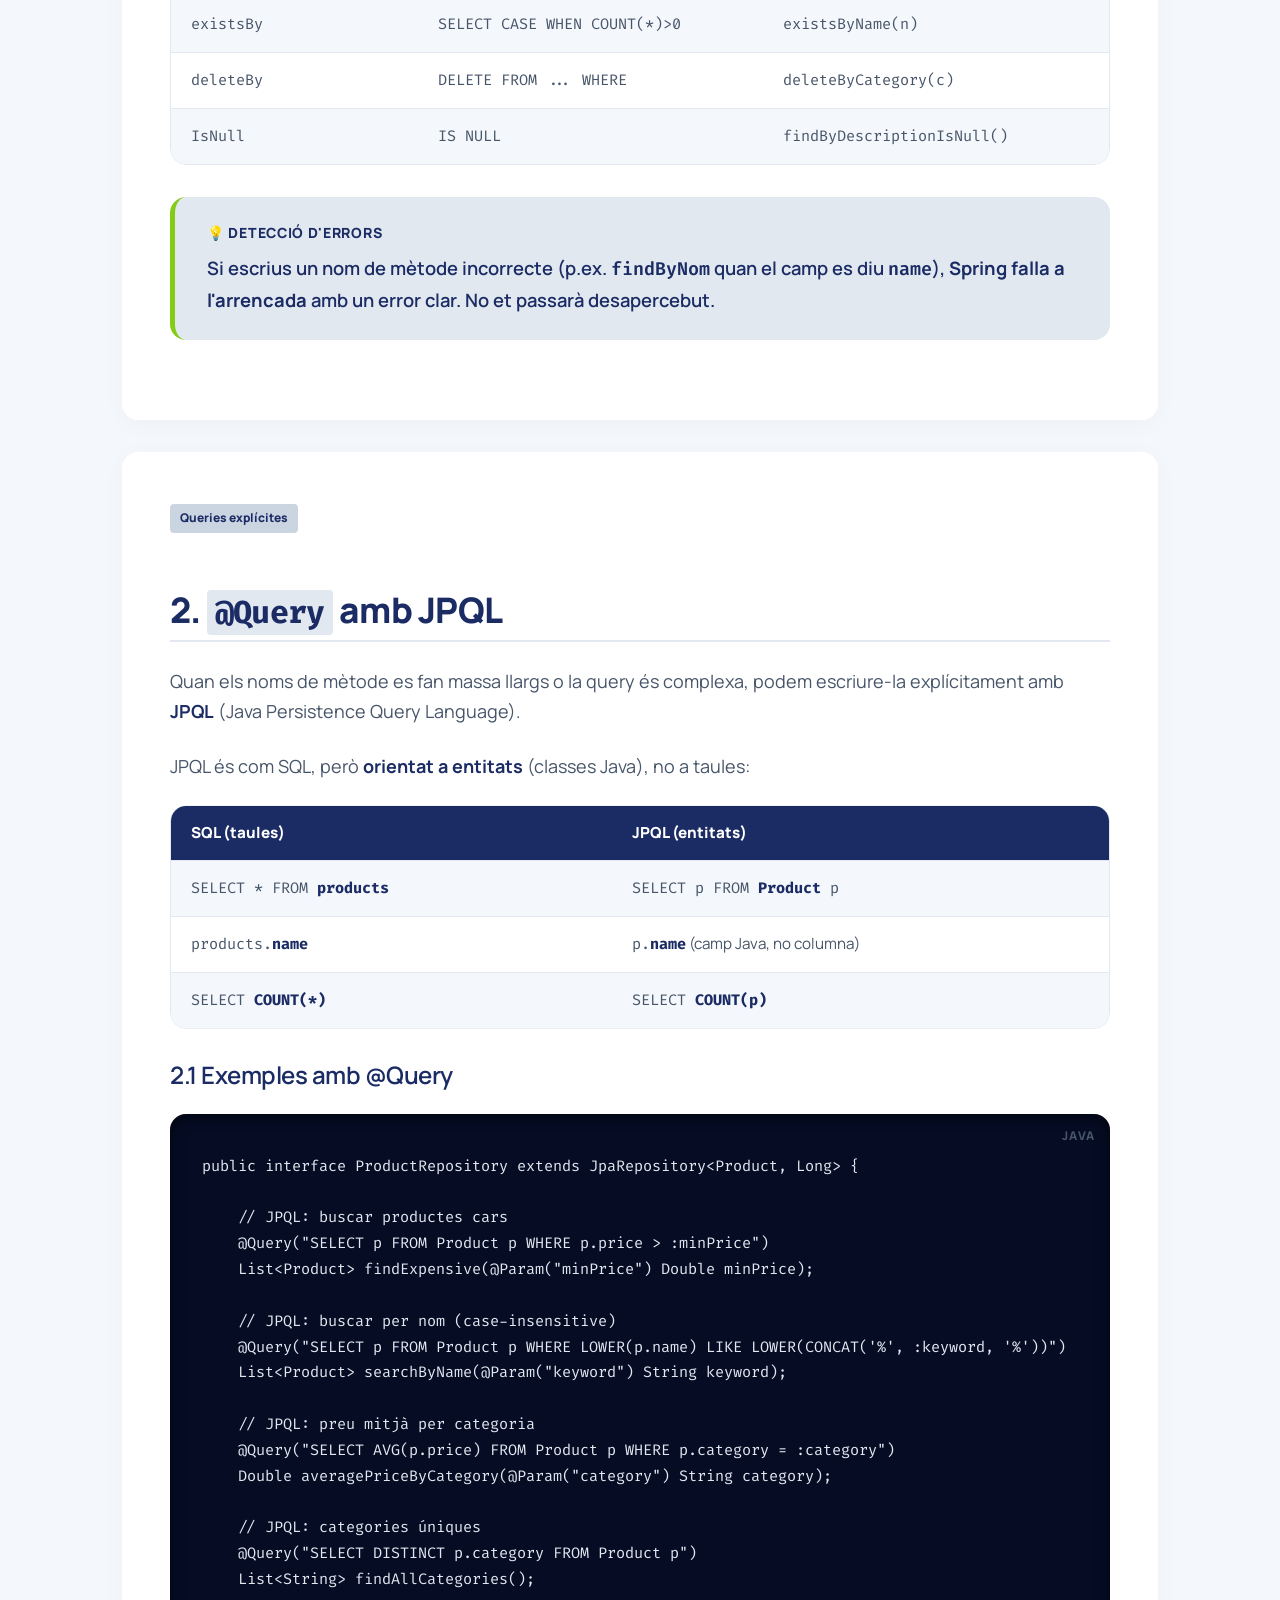
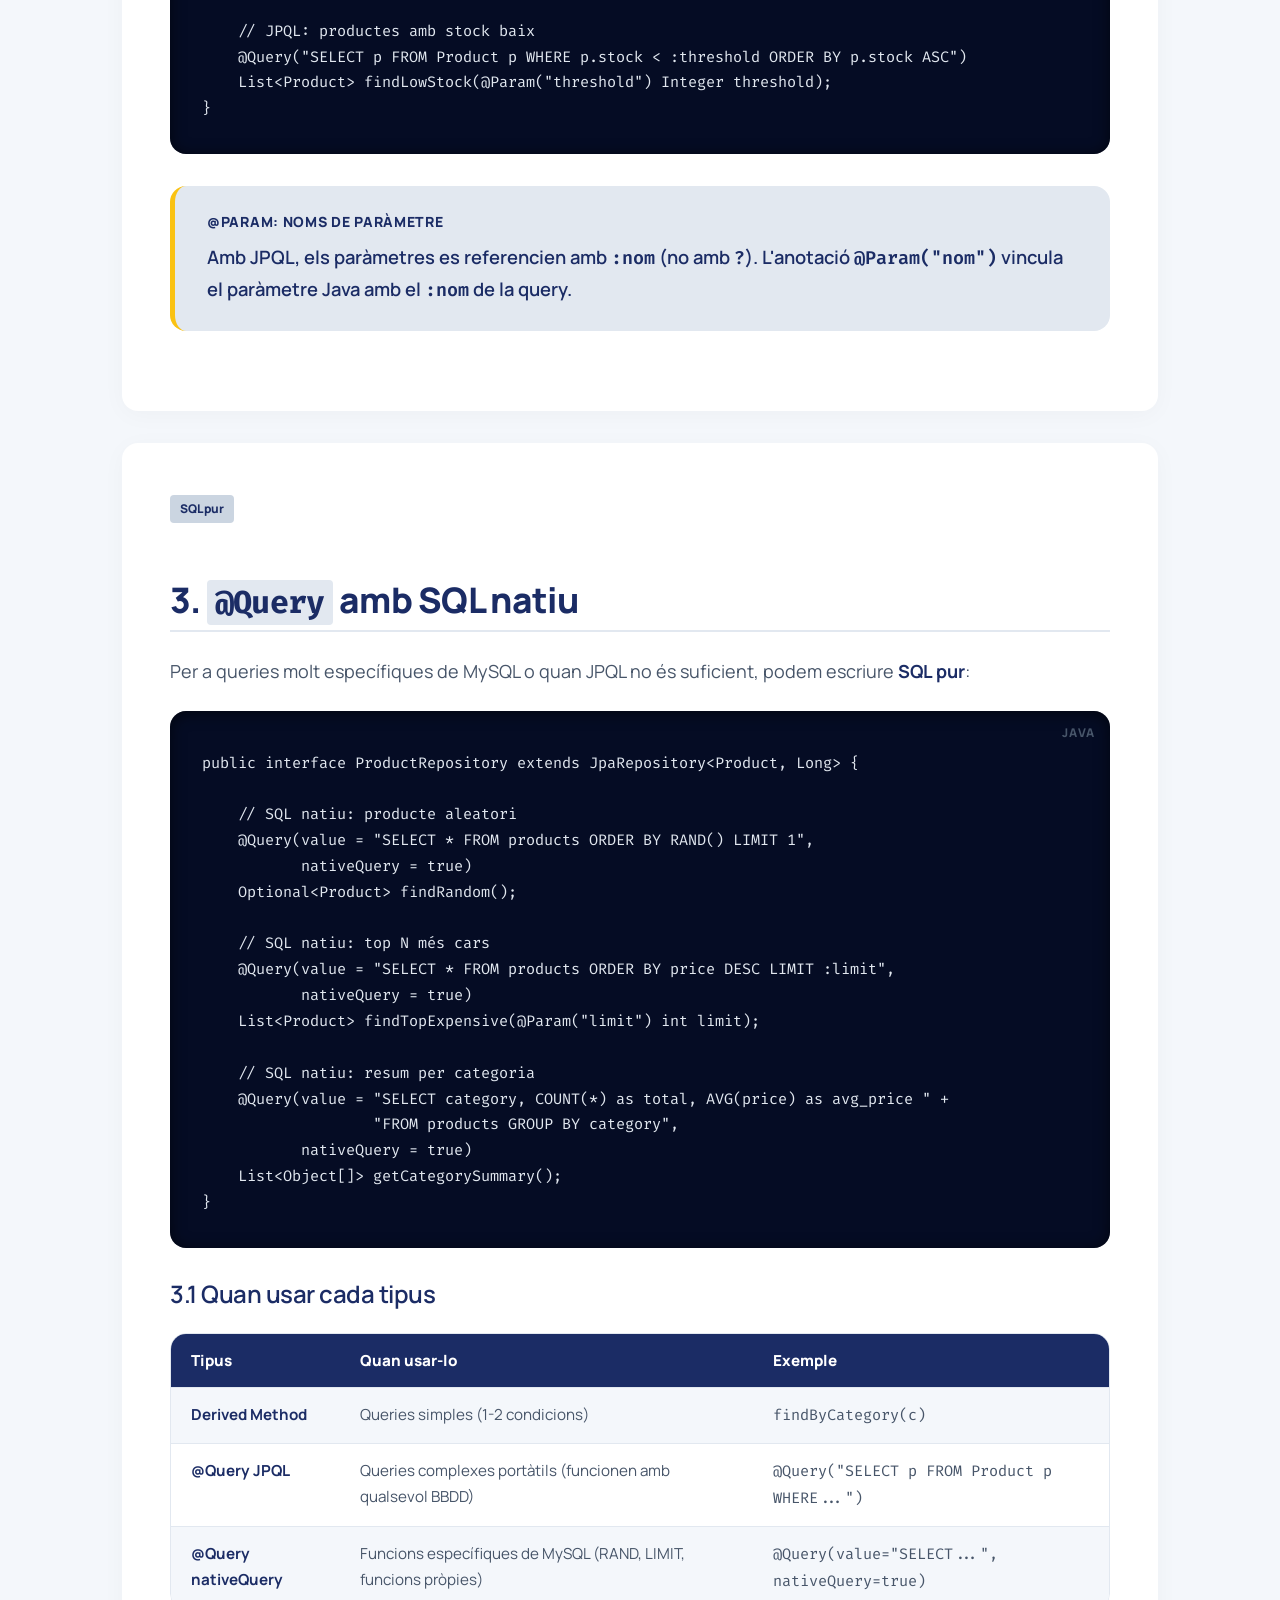
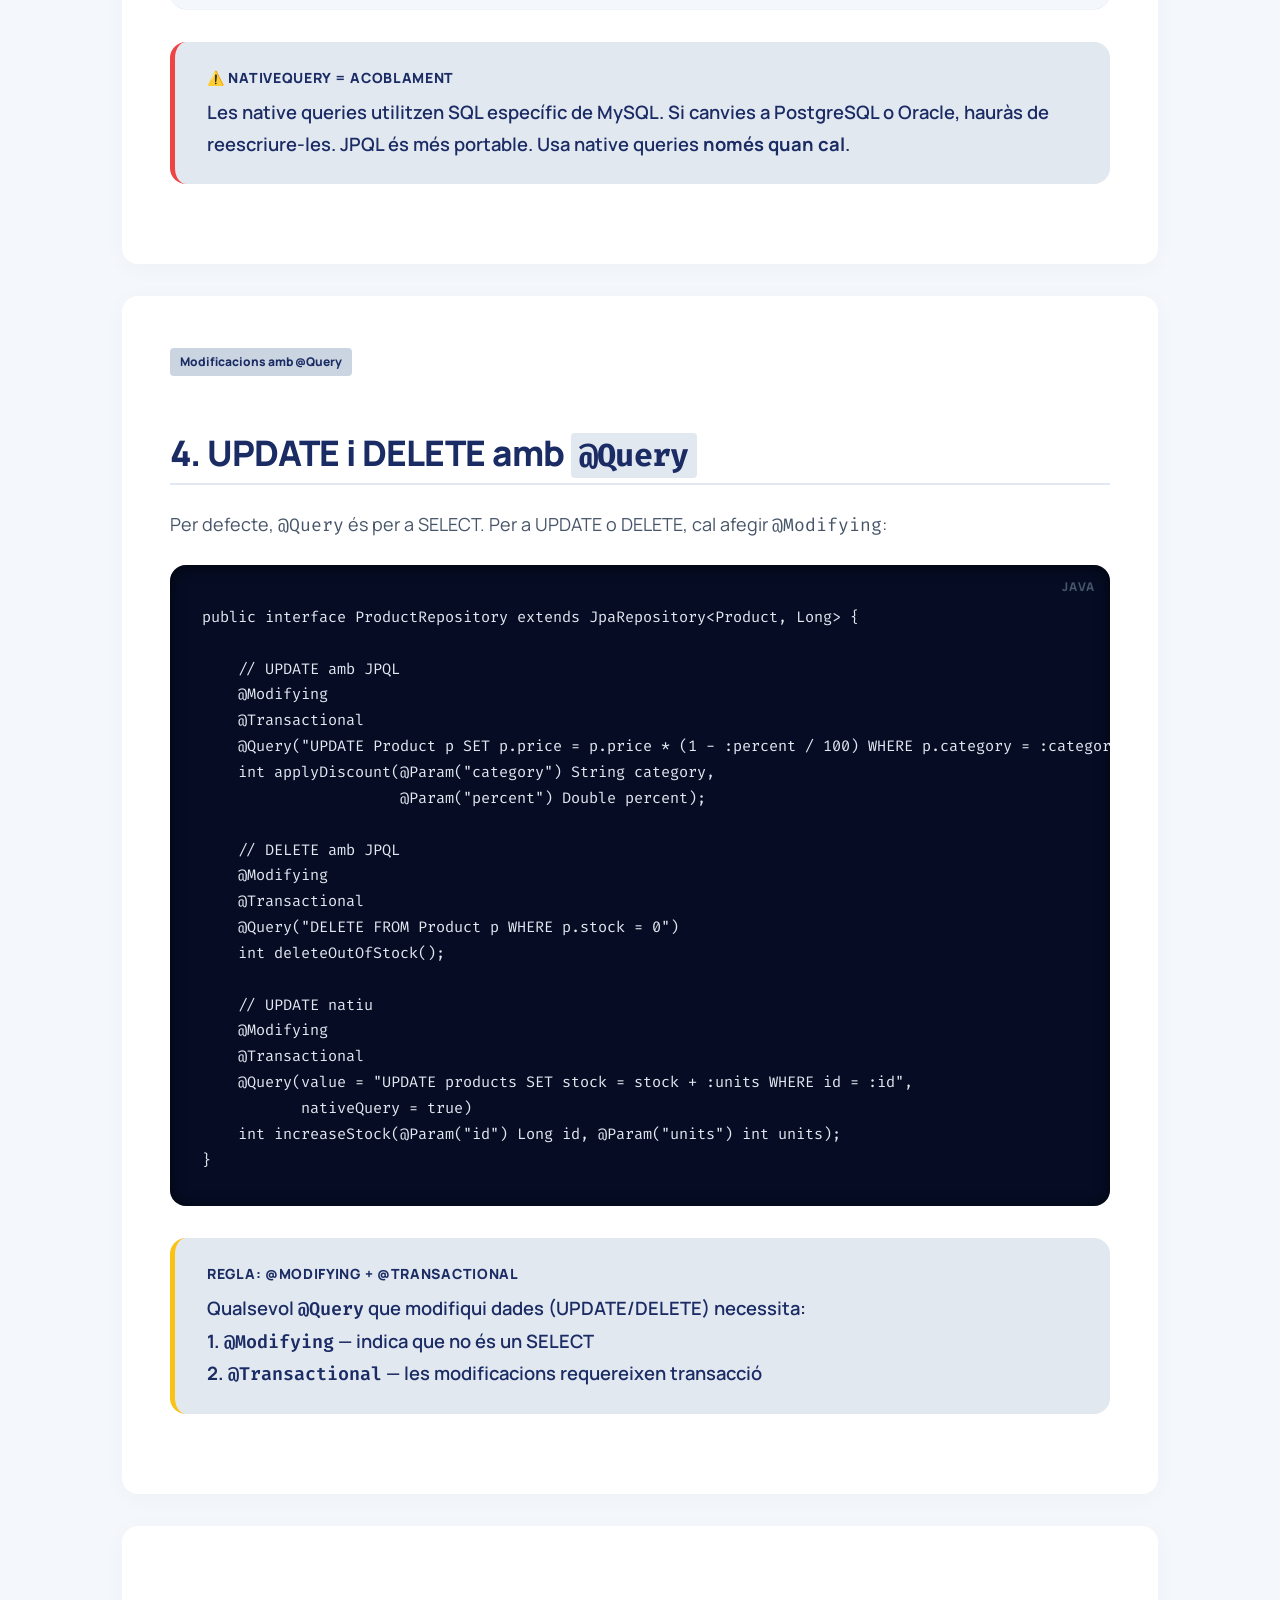
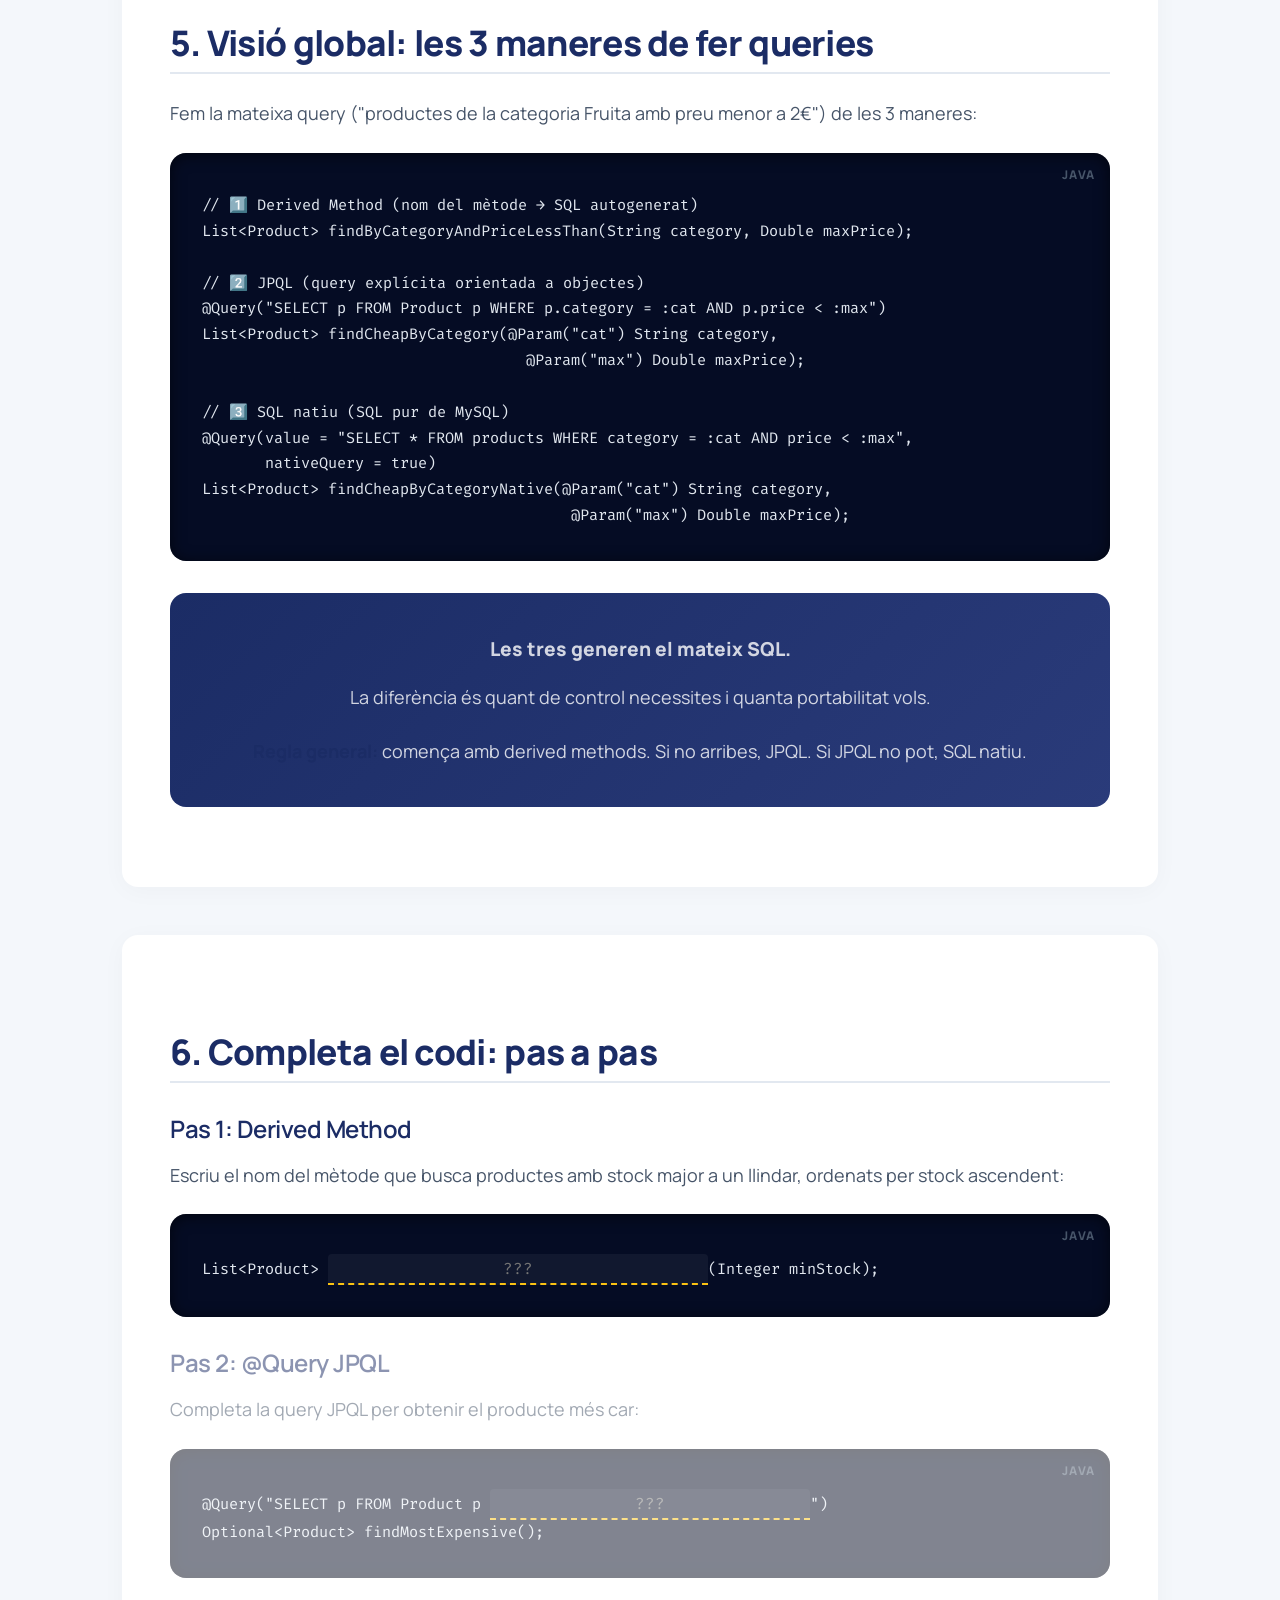
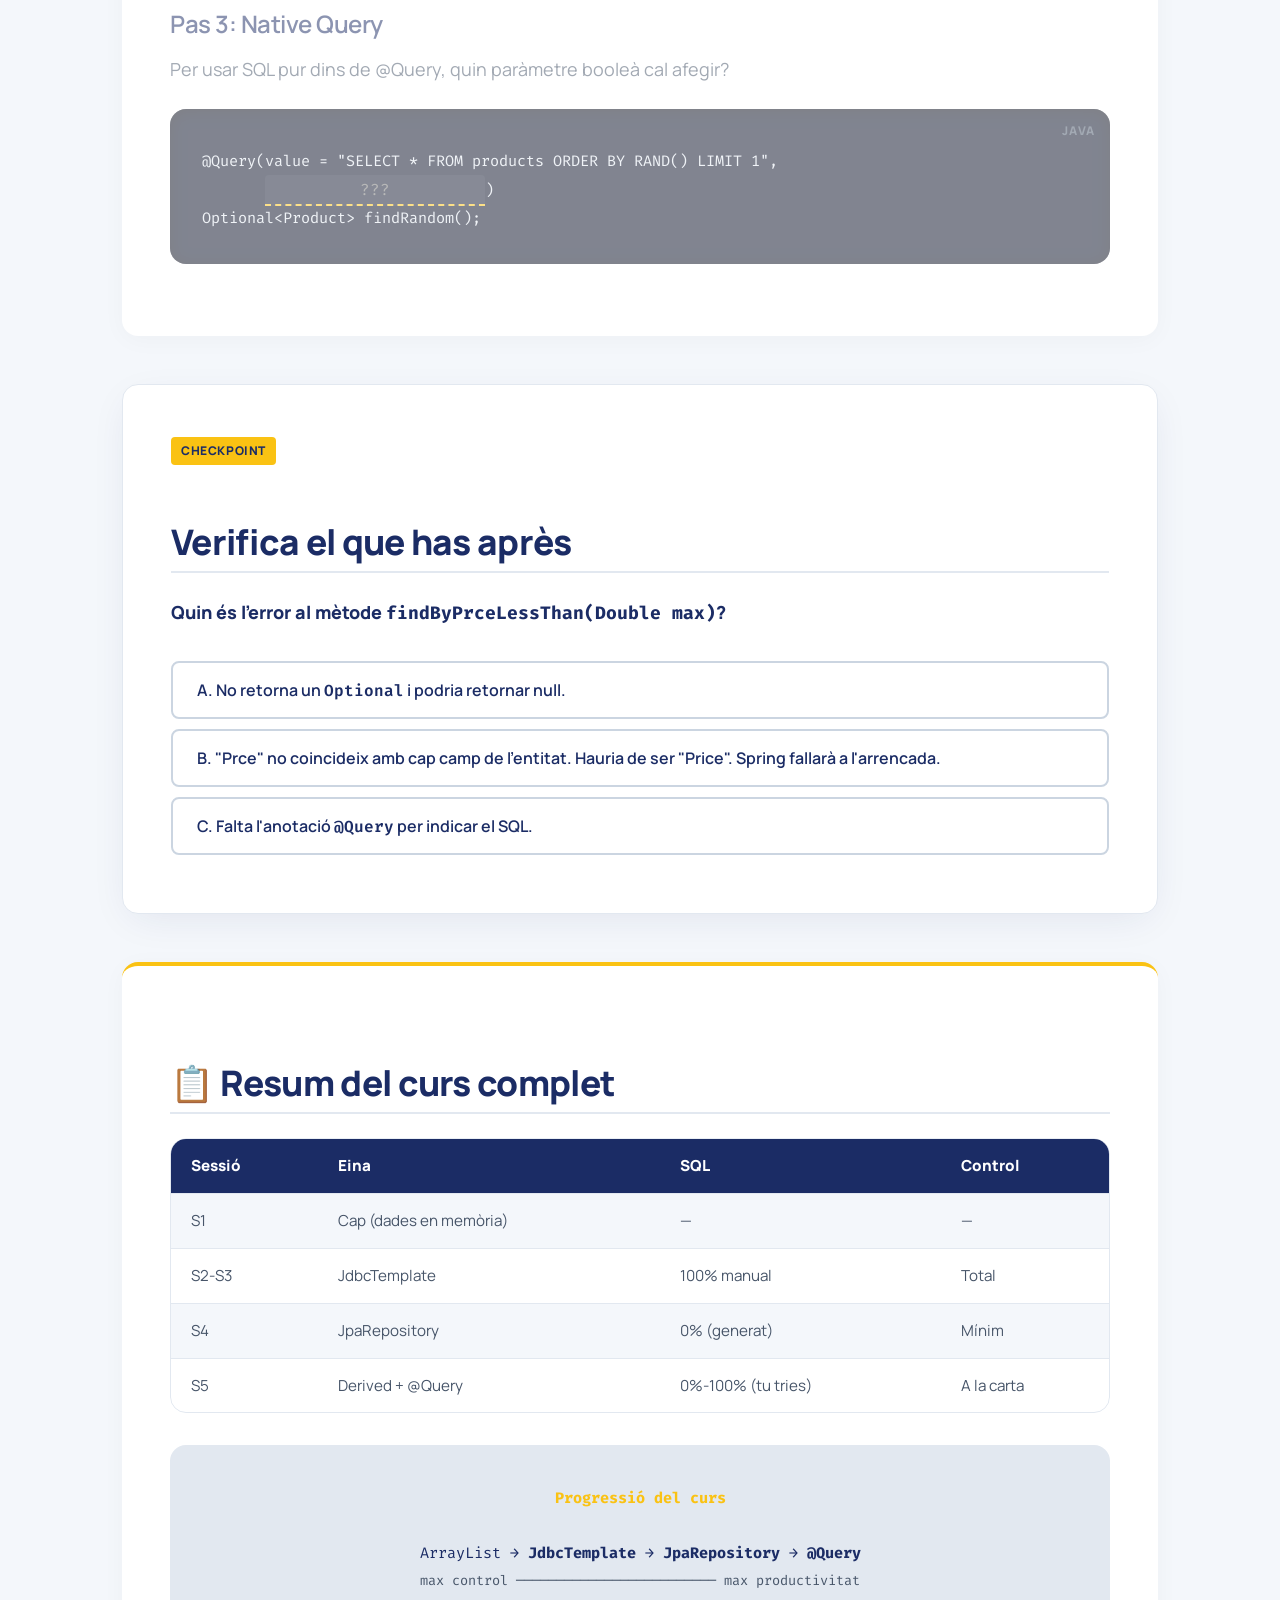
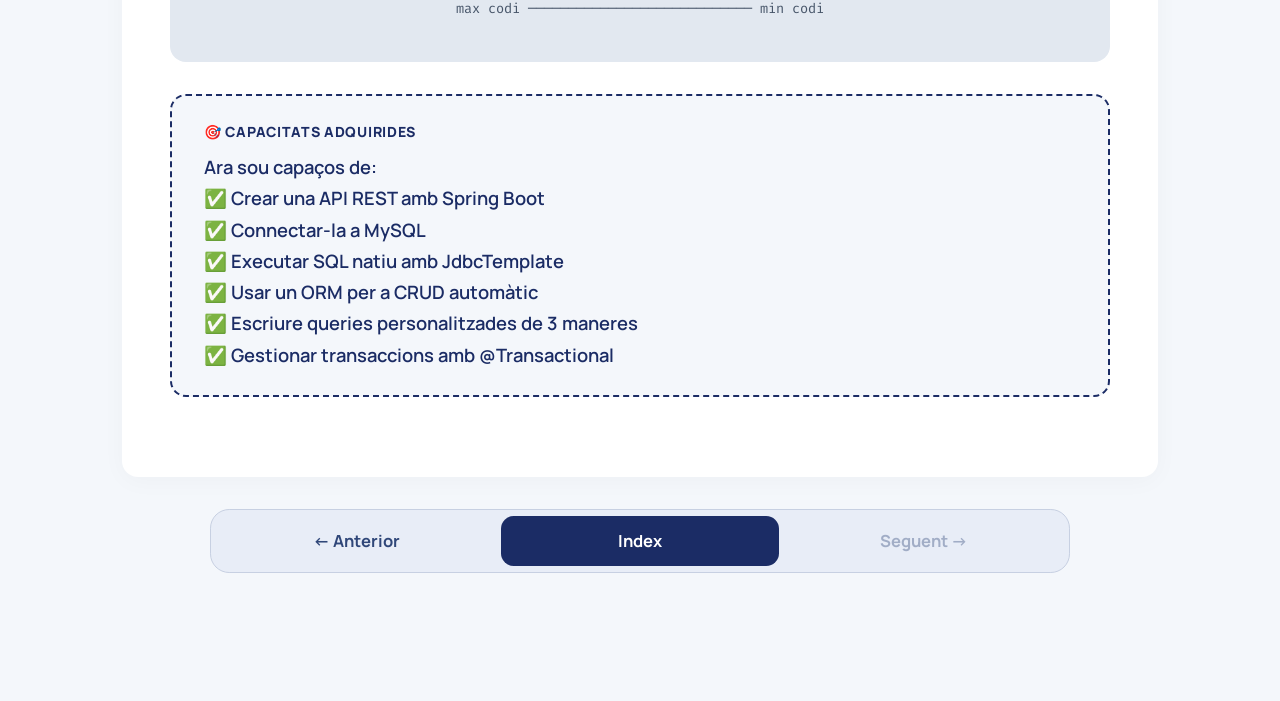
<file: Sessio 5/S05_Queries_Personalitzades.html>
<!doctype html>
<html lang="ca">
  <head>
    <meta charset="UTF-8" />
    <meta name="viewport" content="width=device-width, initial-scale=1.0" />
    <title>Sessió 5: Queries Personalitzades amb Spring Data JPA</title>
    <link
      href="https://fonts.googleapis.com/css2?family=Manrope:wght@400;500;600;800&family=Fira+Code&display=swap"
      rel="stylesheet"
    />
    <link rel="stylesheet" href="../styles.css" />
  </head>
  <body class="page-session">
    <div class="container">
      <!-- HERO -->
      <header class="hero-section">
        <div class="hero-text">
          <span class="label badge">Spring Boot · Sessió 5</span>
          <h1>Queries Personalitzades amb JPA</h1>
          <p style="font-size: 1.3rem">
            El CRUD estàndard és potent, però no sempre suficient. Avui
            aprendrem a crear queries personalitzades sense escriure SQL — i
            quan sí que cal escriure'l.
          </p>
        </div>
        <div class="hero-glass-card shadow-ambient">
          <h3 class="label">Punts Clau de la Sessió</h3>
          <ul class="scholarly-list">
            <li>
              <span>🔮</span> <strong>Derived Query Methods</strong>: Spring
              genera SQL a partir del nom del mètode.
            </li>
            <li>
              <span>📝</span> <strong>@Query (JPQL)</strong>: query orientada a
              objectes, no a taules.
            </li>
            <li>
              <span>🗃️</span> <strong>@Query (nativeQuery)</strong>: SQL pur
              quan ho necessitem.
            </li>
            <li><span>🏗️</span> Pràctica integradora final.</li>
          </ul>
        </div>
      </header>

      <!-- BLOC 1: DERIVED QUERY METHODS -->
      <section class="content-block">
        <span class="tag">Màgia amb sentit</span>
        <h2>1. Derived Query Methods</h2>

        <p>
          Spring Data JPA pot <strong>generar queries automàticament</strong> a
          partir del <strong>nom del mètode</strong>. Només cal seguir una
          convenció de noms:
        </p>

        <pre
          data-lang="JAVA"
        ><code>public interface ProductRepository extends JpaRepository&lt;Product, Long&gt; {

    // SELECT * FROM products WHERE name = ?
    List&lt;Product&gt; findByName(String name);

    // SELECT * FROM products WHERE category = ?
    List&lt;Product&gt; findByCategory(String category);

    // SELECT * FROM products WHERE price < ?
    List&lt;Product&gt; findByPriceLessThan(Double maxPrice);

    // SELECT * FROM products WHERE price > ?
    List&lt;Product&gt; findByPriceGreaterThan(Double minPrice);

    // SELECT * FROM products WHERE price BETWEEN ? AND ?
    List&lt;Product&gt; findByPriceBetween(Double min, Double max);

    // SELECT * FROM products WHERE name LIKE '%keyword%'
    List&lt;Product&gt; findByNameContaining(String keyword);

    // SELECT * FROM products WHERE stock > 0
    List&lt;Product&gt; findByStockGreaterThan(Integer minStock);

    // SELECT * FROM products ORDER BY price ASC
    List&lt;Product&gt; findAllByOrderByPriceAsc();

    // SELECT * FROM products WHERE category = ? ORDER BY price DESC
    List&lt;Product&gt; findByCategoryOrderByPriceDesc(String category);

    // SELECT COUNT(*) FROM products WHERE category = ?
    long countByCategory(String category);

    // SELECT * FROM products WHERE category = ? AND price < ?
    List&lt;Product&gt; findByCategoryAndPriceLessThan(String category, Double maxPrice);
}</code></pre>

        <div class="callout">
          <span class="label" style="display: block; margin-bottom: 8px"
            >Com funciona?</span
          >
          Spring llegeix el nom del mètode, el descompon en paraules clau i
          genera el SQL:
          <pre
            data-lang="DESCOMPOSICIÓ"
            style="margin-top: 1rem; font-size: 0.85rem"
          ><code>findByNameContaining("poma")
│     │    │
│     │    └── LIKE '%poma%'
│     └── WHERE name
└── SELECT * FROM products

findByCategoryAndPriceLessThan("Fruita", 2.0)
│     │         │   │
│     │         │   └── price < 2.0
│     │         └── AND
│     └── WHERE category = 'Fruita'
└── SELECT * FROM products</code></pre>
        </div>

        <h3>1.1 Taula de paraules clau</h3>
        <table class="comparison-table">
          <tr>
            <th>Paraula clau</th>
            <th>SQL generat</th>
            <th>Exemple de mètode</th>
          </tr>
          <tr>
            <td><code>findBy</code></td>
            <td><code>SELECT ... WHERE</code></td>
            <td><code>findByName(name)</code></td>
          </tr>
          <tr>
            <td><code>And</code></td>
            <td><code>AND</code></td>
            <td><code>findByNameAndCategory(n, c)</code></td>
          </tr>
          <tr>
            <td><code>Or</code></td>
            <td><code>OR</code></td>
            <td><code>findByNameOrCategory(n, c)</code></td>
          </tr>
          <tr>
            <td><code>LessThan</code></td>
            <td><code>&lt;</code></td>
            <td><code>findByPriceLessThan(p)</code></td>
          </tr>
          <tr>
            <td><code>GreaterThan</code></td>
            <td><code>&gt;</code></td>
            <td><code>findByPriceGreaterThan(p)</code></td>
          </tr>
          <tr>
            <td><code>Between</code></td>
            <td><code>BETWEEN ? AND ?</code></td>
            <td><code>findByPriceBetween(a, b)</code></td>
          </tr>
          <tr>
            <td><code>Containing</code></td>
            <td><code>LIKE '%?%'</code></td>
            <td><code>findByNameContaining(k)</code></td>
          </tr>
          <tr>
            <td><code>StartingWith</code></td>
            <td><code>LIKE '?%'</code></td>
            <td><code>findByNameStartingWith(k)</code></td>
          </tr>
          <tr>
            <td><code>OrderBy...Asc/Desc</code></td>
            <td><code>ORDER BY ... ASC/DESC</code></td>
            <td><code>findAllByOrderByPriceAsc()</code></td>
          </tr>
          <tr>
            <td><code>countBy</code></td>
            <td><code>SELECT COUNT(*) WHERE</code></td>
            <td><code>countByCategory(c)</code></td>
          </tr>
          <tr>
            <td><code>existsBy</code></td>
            <td><code>SELECT CASE WHEN COUNT(*)&gt;0</code></td>
            <td><code>existsByName(n)</code></td>
          </tr>
          <tr>
            <td><code>deleteBy</code></td>
            <td><code>DELETE FROM ... WHERE</code></td>
            <td><code>deleteByCategory(c)</code></td>
          </tr>
          <tr>
            <td><code>IsNull</code></td>
            <td><code>IS NULL</code></td>
            <td><code>findByDescriptionIsNull()</code></td>
          </tr>
        </table>

        <div class="callout tip">
          <span class="label" style="display: block; margin-bottom: 8px"
            >💡 Detecció d'errors</span
          >
          Si escrius un nom de mètode incorrecte (p.ex.
          <code>findByNom</code> quan el camp es diu <code>name</code>),
          <strong>Spring falla a l'arrencada</strong> amb un error clar. No et
          passarà desapercebut.
        </div>
      </section>

      <!-- BLOC 2: @Query JPQL -->
      <section class="content-block">
        <span class="tag">Queries explícites</span>
        <h2>2. <span class="inline-code">@Query</span> amb JPQL</h2>

        <p>
          Quan els noms de mètode es fan massa llargs o la query és complexa,
          podem escriure-la explícitament amb <strong>JPQL</strong> (Java
          Persistence Query Language).
        </p>

        <p>
          JPQL és com SQL, però <strong>orientat a entitats</strong> (classes
          Java), no a taules:
        </p>

        <table class="comparison-table">
          <tr>
            <th>SQL (taules)</th>
            <th>JPQL (entitats)</th>
          </tr>
          <tr>
            <td>
              <code>SELECT * FROM <strong>products</strong></code>
            </td>
            <td>
              <code>SELECT p FROM <strong>Product</strong> p</code>
            </td>
          </tr>
          <tr>
            <td>
              <code>products.<strong>name</strong></code>
            </td>
            <td>
              <code>p.<strong>name</strong></code> (camp Java, no columna)
            </td>
          </tr>
          <tr>
            <td>
              <code>SELECT <strong>COUNT(*)</strong></code>
            </td>
            <td>
              <code>SELECT <strong>COUNT(p)</strong></code>
            </td>
          </tr>
        </table>

        <h3>2.1 Exemples amb @Query</h3>
        <pre
          data-lang="JAVA"
        ><code>public interface ProductRepository extends JpaRepository&lt;Product, Long&gt; {

    // JPQL: buscar productes cars
    @Query("SELECT p FROM Product p WHERE p.price > :minPrice")
    List&lt;Product&gt; findExpensive(@Param("minPrice") Double minPrice);

    // JPQL: buscar per nom (case-insensitive)
    @Query("SELECT p FROM Product p WHERE LOWER(p.name) LIKE LOWER(CONCAT('%', :keyword, '%'))")
    List&lt;Product&gt; searchByName(@Param("keyword") String keyword);

    // JPQL: preu mitjà per categoria
    @Query("SELECT AVG(p.price) FROM Product p WHERE p.category = :category")
    Double averagePriceByCategory(@Param("category") String category);

    // JPQL: categories úniques
    @Query("SELECT DISTINCT p.category FROM Product p")
    List&lt;String&gt; findAllCategories();

    // JPQL: productes amb stock baix
    @Query("SELECT p FROM Product p WHERE p.stock &lt; :threshold ORDER BY p.stock ASC")
    List&lt;Product&gt; findLowStock(@Param("threshold") Integer threshold);
}</code></pre>

        <div class="callout">
          <span class="label" style="display: block; margin-bottom: 8px"
            >@Param: noms de paràmetre</span
          >
          Amb JPQL, els paràmetres es referencien amb <code>:nom</code> (no amb
          <code>?</code>). L'anotació <code>@Param("nom")</code> vincula el
          paràmetre Java amb el <code>:nom</code> de la query.
        </div>
      </section>

      <!-- BLOC 3: NATIVE QUERY -->
      <section class="content-block">
        <span class="tag">SQL pur</span>
        <h2>3. <span class="inline-code">@Query</span> amb SQL natiu</h2>

        <p>
          Per a queries molt específiques de MySQL o quan JPQL no és suficient,
          podem escriure <strong>SQL pur</strong>:
        </p>

        <pre
          data-lang="JAVA"
        ><code>public interface ProductRepository extends JpaRepository&lt;Product, Long&gt; {

    // SQL natiu: producte aleatori
    @Query(value = "SELECT * FROM products ORDER BY RAND() LIMIT 1",
           nativeQuery = true)
    Optional&lt;Product&gt; findRandom();

    // SQL natiu: top N més cars
    @Query(value = "SELECT * FROM products ORDER BY price DESC LIMIT :limit",
           nativeQuery = true)
    List&lt;Product&gt; findTopExpensive(@Param("limit") int limit);

    // SQL natiu: resum per categoria
    @Query(value = "SELECT category, COUNT(*) as total, AVG(price) as avg_price " +
                   "FROM products GROUP BY category",
           nativeQuery = true)
    List&lt;Object[]&gt; getCategorySummary();
}</code></pre>

        <h3>3.1 Quan usar cada tipus</h3>
        <table class="comparison-table">
          <tr>
            <th>Tipus</th>
            <th>Quan usar-lo</th>
            <th>Exemple</th>
          </tr>
          <tr>
            <td><strong>Derived Method</strong></td>
            <td>Queries simples (1-2 condicions)</td>
            <td><code>findByCategory(c)</code></td>
          </tr>
          <tr>
            <td><strong>@Query JPQL</strong></td>
            <td>Queries complexes portàtils (funcionen amb qualsevol BBDD)</td>
            <td><code>@Query("SELECT p FROM Product p WHERE...")</code></td>
          </tr>
          <tr>
            <td><strong>@Query nativeQuery</strong></td>
            <td>
              Funcions específiques de MySQL (RAND, LIMIT, funcions pròpies)
            </td>
            <td><code>@Query(value="SELECT...", nativeQuery=true)</code></td>
          </tr>
        </table>

        <div class="callout warning">
          <span class="label" style="display: block; margin-bottom: 8px"
            >⚠️ nativeQuery = acoblament</span
          >
          Les native queries utilitzen SQL específic de MySQL. Si canvies a
          PostgreSQL o Oracle, hauràs de reescriure-les. JPQL és més portable.
          Usa native queries <strong>només quan cal</strong>.
        </div>
      </section>

      <!-- BLOC 4: UPDATE/DELETE amb @Query -->
      <section class="content-block">
        <span class="tag">Modificacions amb @Query</span>
        <h2>4. UPDATE i DELETE amb <span class="inline-code">@Query</span></h2>

        <p>
          Per defecte, <code>@Query</code> és per a SELECT. Per a UPDATE o
          DELETE, cal afegir <code>@Modifying</code>:
        </p>

        <pre
          data-lang="JAVA"
        ><code>public interface ProductRepository extends JpaRepository&lt;Product, Long&gt; {

    // UPDATE amb JPQL
    @Modifying
    @Transactional
    @Query("UPDATE Product p SET p.price = p.price * (1 - :percent / 100) WHERE p.category = :category")
    int applyDiscount(@Param("category") String category,
                      @Param("percent") Double percent);

    // DELETE amb JPQL
    @Modifying
    @Transactional
    @Query("DELETE FROM Product p WHERE p.stock = 0")
    int deleteOutOfStock();

    // UPDATE natiu
    @Modifying
    @Transactional
    @Query(value = "UPDATE products SET stock = stock + :units WHERE id = :id",
           nativeQuery = true)
    int increaseStock(@Param("id") Long id, @Param("units") int units);
}</code></pre>

        <div class="callout">
          <span class="label" style="display: block; margin-bottom: 8px"
            >Regla: @Modifying + @Transactional</span
          >
          Qualsevol <code>@Query</code> que modifiqui dades (UPDATE/DELETE)
          necessita:<br />
          <strong>1.</strong> <code>@Modifying</code> — indica que no és un
          SELECT<br />
          <strong>2.</strong> <code>@Transactional</code> — les modificacions
          requereixen transacció
        </div>
      </section>

      <!-- BLOC 5: COMPARATIVA FINAL -->
      <section class="content-block">
        <h2>5. Visió global: les 3 maneres de fer queries</h2>

        <p>
          Fem la mateixa query ("productes de la categoria Fruita amb preu menor
          a 2€") de les 3 maneres:
        </p>

        <pre
          data-lang="JAVA"
        ><code>// 1️⃣ Derived Method (nom del mètode → SQL autogenerat)
List&lt;Product&gt; findByCategoryAndPriceLessThan(String category, Double maxPrice);

// 2️⃣ JPQL (query explícita orientada a objectes)
@Query("SELECT p FROM Product p WHERE p.category = :cat AND p.price &lt; :max")
List&lt;Product&gt; findCheapByCategory(@Param("cat") String category,
                                    @Param("max") Double maxPrice);

// 3️⃣ SQL natiu (SQL pur de MySQL)
@Query(value = "SELECT * FROM products WHERE category = :cat AND price &lt; :max",
       nativeQuery = true)
List&lt;Product&gt; findCheapByCategoryNative(@Param("cat") String category,
                                         @Param("max") Double maxPrice);</code></pre>

        <div class="highlight-box">
          <p style="font-size: 1.2rem; font-weight: 800; margin-bottom: 1rem">
            Les tres generen el mateix SQL.
          </p>
          <p>
            La diferència és quant de control necessites i quanta portabilitat
            vols.
          </p>
          <p style="margin-bottom: 0">
            <strong>Regla general:</strong> comença amb derived methods. Si no
            arribes, JPQL. Si JPQL no pot, SQL natiu.
          </p>
        </div>
      </section>

      <!-- EXERCICI INTERACTIU -->
      <section class="content-block" style="margin-top: 3rem">
        <h2>6. Completa el codi: pas a pas</h2>

        <div class="code-step-block active" id="step1">
          <h3>Pas 1: Derived Method</h3>
          <p>
            Escriu el nom del mètode que busca productes amb stock major a un
            llindar, ordenats per stock ascendent:
          </p>
          <pre
            data-lang="JAVA"
          ><code>List&lt;Product&gt; <input type="text" id="ans1" class="code-input-inline" placeholder="???" style="width:380px;">(Integer minStock);</code></pre>
        </div>

        <div class="code-step-block" id="step2">
          <h3 style="margin-top: 2rem">Pas 2: @Query JPQL</h3>
          <p>Completa la query JPQL per obtenir el producte més car:</p>
          <pre
            data-lang="JAVA"
          ><code>@Query("SELECT p FROM Product p <input type="text" id="ans2" class="code-input-inline" placeholder="???" style="width:320px;">")
Optional&lt;Product&gt; findMostExpensive();</code></pre>
        </div>

        <div class="code-step-block" id="step3">
          <h3 style="margin-top: 2rem">Pas 3: Native Query</h3>
          <p>
            Per usar SQL pur dins de @Query, quin paràmetre booleà cal afegir?
          </p>
          <pre
            data-lang="JAVA"
          ><code>@Query(value = "SELECT * FROM products ORDER BY RAND() LIMIT 1",
       <input type="text" id="ans3" class="code-input-inline" placeholder="???" style="width:220px;">)
Optional&lt;Product&gt; findRandom();</code></pre>
        </div>
      </section>

      <!-- CHECKPOINT -->
      <section class="checkpoint-card shadow-ambient">
        <span
          class="label tag"
          style="background: var(--secondary); color: var(--primary)"
          >Checkpoint</span
        >
        <h2>Verifica el que has après</h2>

        <p style="font-weight: 800; color: var(--primary); margin-top: 1rem">
          Quin és l'error al mètode <code>findByPrceLessThan(Double max)</code>?
        </p>

        <div style="margin-top: 2rem">
          <button class="quiz-option" onclick="checkQuiz(this, false, 'q1')">
            A. No retorna un <code>Optional</code> i podria retornar null.
          </button>
          <button class="quiz-option" onclick="checkQuiz(this, true, 'q1')">
            B. "Prce" no coincideix amb cap camp de l'entitat. Hauria de ser
            "Price". Spring fallarà a l'arrencada.
          </button>
          <button class="quiz-option" onclick="checkQuiz(this, false, 'q1')">
            C. Falta l'anotació <code>@Query</code> per indicar el SQL.
          </button>
        </div>
        <div id="q1-feedback" class="feedback-area"></div>
      </section>

      <!-- RESUM FINAL DEL CURS -->
      <section
        class="content-block"
        style="margin-top: 3rem; border-top: 4px solid var(--secondary)"
      >
        <h2>📋 Resum del curs complet</h2>

        <table class="comparison-table">
          <tr>
            <th>Sessió</th>
            <th>Eina</th>
            <th>SQL</th>
            <th>Control</th>
          </tr>
          <tr>
            <td>S1</td>
            <td>Cap (dades en memòria)</td>
            <td>—</td>
            <td>—</td>
          </tr>
          <tr>
            <td>S2-S3</td>
            <td>JdbcTemplate</td>
            <td>100% manual</td>
            <td>Total</td>
          </tr>
          <tr>
            <td>S4</td>
            <td>JpaRepository</td>
            <td>0% (generat)</td>
            <td>Mínim</td>
          </tr>
          <tr>
            <td>S5</td>
            <td>Derived + @Query</td>
            <td>0%-100% (tu tries)</td>
            <td>A la carta</td>
          </tr>
        </table>

        <div class="diagram-block">
          <strong style="color: var(--secondary)">Progressió del curs</strong
          ><br /><br />
          ArrayList → <strong>JdbcTemplate</strong> →
          <strong>JpaRepository</strong> → <strong>@Query</strong><br />
          <span style="font-size: 0.85rem; color: var(--on-surface-muted)">
            max control ───────────────────────── max productivitat<br />
            max codi ──────────────────────────── min codi
          </span>
        </div>

        <div
          class="callout"
          style="
            background-color: var(--surface);
            border: 2px dashed var(--primary);
          "
        >
          <span class="label" style="display: block; margin-bottom: 8px"
            >🎯 Capacitats adquirides</span
          >
          Ara sou capaços de:<br />
          ✅ Crear una API REST amb Spring Boot<br />
          ✅ Connectar-la a MySQL<br />
          ✅ Executar SQL natiu amb JdbcTemplate<br />
          ✅ Usar un ORM per a CRUD automàtic<br />
          ✅ Escriure queries personalitzades de 3 maneres<br />
          ✅ Gestionar transaccions amb @Transactional
        </div>
      </section>
    </div>

    <nav class="session-nav" aria-label="Navegacio entre sessions">
      <a class="session-nav-link" href="../Sessio 4/S04_Spring_Data_JPA.html"
        >&larr; Anterior</a
      >
      <a class="session-nav-link is-index" href="../index.html">Index</a>
      <a class="session-nav-link is-disabled" href="#" aria-disabled="true"
        >Seguent &rarr;</a
      >
    </nav>

    <script>
      function checkQuiz(btn, isCorrect, quizId) {
        const options = btn.parentElement.querySelectorAll(".quiz-option");
        options.forEach((o) => {
          o.style.pointerEvents = "none";
          o.classList.remove("correct", "wrong");
        });
        const fb = document.getElementById(quizId + "-feedback");
        fb.style.display = "block";
        if (isCorrect) {
          btn.classList.add("correct");
          fb.style.backgroundColor = "rgba(132, 204, 22, 0.1)";
          fb.style.color = "var(--secondary-fixed)";
          fb.innerHTML =
            "✅ Correcte! Spring parseja el nom del mètode i busca el camp <code>prce</code> a l'entitat <code>Product</code>. Com no existeix, l'aplicació <strong>falla a l'arrencada</strong>. Això és una protecció: no arribaràs mai a executar una query incorrecta.";
        } else {
          btn.classList.add("wrong");
          fb.style.backgroundColor = "rgba(239, 68, 68, 0.1)";
          fb.style.color = "var(--danger)";
          fb.innerHTML =
            "❌ Fixa't bé en el nom del mètode: hi ha un typo al nom del camp.";
          setTimeout(() => {
            options.forEach((o) => {
              o.style.pointerEvents = "auto";
              o.classList.remove("wrong");
            });
            fb.style.display = "none";
          }, 4000);
        }
      }

      const inputsSeq = [
        {
          id: "ans1",
          expected: "findByStockGreaterThanOrderByStockAsc",
          nextBlock: "step2",
        },
        {
          id: "ans2",
          expected: "ORDER BY p.price DESC LIMIT 1",
          nextBlock: "step3",
          alt: "WHERE p.price = (SELECT MAX(p2.price) FROM Product p2)",
        },
        { id: "ans3", expected: "nativeQuery = true", nextBlock: null },
      ];
      inputsSeq.forEach((stepItem) => {
        const inputEl = document.getElementById(stepItem.id);
        inputEl.addEventListener("input", (e) => {
          const val = e.target.value.trim().toLowerCase().replace(/\s+/g, "");
          const expected = stepItem.expected.toLowerCase().replace(/\s+/g, "");
          const altMatch = stepItem.alt
            ? val === stepItem.alt.toLowerCase().replace(/\s+/g, "")
            : false;
          if (val === expected || altMatch) {
            e.target.classList.add("success");
            e.target.blur();
            e.target.closest(".code-step-block").classList.add("completed");
            if (stepItem.nextBlock) {
              const next = document.getElementById(stepItem.nextBlock);
              next.classList.add("active");
              setTimeout(
                () =>
                  next.scrollIntoView({ behavior: "smooth", block: "center" }),
                400,
              );
            }
          }
        });
      });
    </script>
  </body>
</html>
</file>
<file: styles.css>
/* =========================================
   Sistema de disseny compartit (index + sessions)
   ========================================= */
:root {
  --primary: #1b2c65;
  --primary-container: #2a3b7a;
  --secondary: #fac213;
  --secondary-container: #fef08a;
  --secondary-fixed: #84cc16;
  --tertiary: #0a1948;
  --tertiary-container: #050c24;
  --surface: #f4f7fb;
  --surface-container-lowest: #ffffff;
  --surface-container-low: #e2e8f0;
  --surface-container-high: #cbd5e1;
  --surface-container-highest: #94a3b8;
  --on-surface: #1b2c65;
  --on-surface-muted: #475569;
  --radius-md: 0.5rem;
  --radius-lg: 1rem;
  --radius-xl: 1.5rem;
  --danger: #ef4444;
}

.shadow-ambient {
  box-shadow: 0 10px 40px -10px rgba(27, 44, 101, 0.1);
}

* {
  box-sizing: border-box;
  margin: 0;
  padding: 0;
  border: none;
}

body {
  font-family: "Manrope", sans-serif;
  background-color: var(--surface);
  color: var(--on-surface);
  line-height: 1.7;
  font-size: 1rem;
  padding-bottom: 6rem;
}

h1,
h2,
h3,
h4 {
  color: var(--primary);
  letter-spacing: -0.02em;
  line-height: 1.2;
}

h1 {
  font-size: 2rem;
  font-weight: 800;
  margin-bottom: 1rem;
}
h2 {
  font-size: 1.6rem;
  font-weight: 800;
  margin: 2rem 0 1rem 0;
  padding-bottom: 0.5rem;
}
h3 {
  font-size: 1.25rem;
  font-weight: 600;
  margin: 1.5rem 0 0.75rem 0;
}
p {
  margin-bottom: 1.5rem;
  color: var(--on-surface-muted);
}
ul,
ol {
  margin-bottom: 1.5rem;
  padding-left: 1.25rem;
  color: var(--on-surface-muted);
}
li {
  margin-bottom: 0.75rem;
}
strong {
  color: var(--on-surface);
}

.label {
  font-size: 0.875rem;
  text-transform: uppercase;
  letter-spacing: 0.05em;
  font-weight: 800;
}

.container {
  max-width: 1100px;
  margin: 0 auto;
  padding: 0 1rem;
}

.hero-section {
  display: flex;
  flex-wrap: wrap;
  align-items: center;
  justify-content: space-between;
  margin: 2rem 0;
  gap: 1.5rem;
  position: relative;
}

.hero-text {
  flex: 1 1 500px;
  z-index: 10;
}

.hero-text .badge {
  display: inline-block;
  background: var(--surface-container-low);
  padding: 6px 14px;
  border-radius: var(--radius-md);
  margin-bottom: 1.5rem;
  color: var(--primary);
  border-left: 4px solid var(--secondary);
}

.hero-glass-card {
  flex: 1 1 400px;
  background: rgba(255, 255, 255, 0.8);
  backdrop-filter: blur(20px);
  -webkit-backdrop-filter: blur(20px);
  padding: 1.5rem;
  border-radius: var(--radius-xl);
  z-index: 5;
  background-image: linear-gradient(
    135deg,
    rgba(255, 255, 255, 0.95) 0%,
    rgba(244, 247, 251, 0.6) 100%
  );
  border: 1px solid rgba(255, 255, 255, 0.4);
}

.hero-glass-card h3 {
  margin-top: 0;
  color: var(--primary);
  font-weight: 800;
}

.content-block {
  background: var(--surface-container-lowest);
  border-radius: var(--radius-lg);
  padding: 1.25rem;
  margin-bottom: 2rem;
  box-shadow: 0 4px 24px rgba(0, 0, 0, 0.03);
  position: relative;
}

.callout {
  background-color: var(--surface-container-low);
  padding: 1rem;
  border-radius: var(--radius-lg);
  margin: 2rem 0;
  color: var(--primary);
  font-weight: 600;
  font-size: 1rem;
  border-left: 5px solid var(--secondary);
}

.callout.tip {
  border-left-color: var(--secondary-fixed);
}
.callout.warning {
  border-left-color: var(--danger);
}

.tag {
  background: var(--surface-container-high);
  padding: 4px 10px;
  border-radius: 4px;
  font-size: 0.75rem;
  color: var(--primary);
  display: inline-block;
  margin-bottom: 8px;
  font-weight: 800;
}

.scholarly-list {
  list-style: none;
  padding-left: 0;
}

.scholarly-list li {
  padding: 12px 14px;
  margin-bottom: 12px;
  background-color: var(--surface-container-low);
  border-radius: var(--radius-md);
  transition: background-color 0.2s;
  display: flex;
  gap: 15px;
  align-items: start;
}

.scholarly-list li:hover {
  background-color: var(--surface);
}

pre {
  background-color: var(--tertiary-container);
  color: #e2e8f0;
  padding: 2.25rem 1rem 1rem 1rem;
  border-radius: var(--radius-lg);
  font-family: "Fira Code", monospace;
  font-size: 0.85rem;
  overflow-x: auto;
  margin: 1.5rem 0;
  position: relative;
  box-shadow: inset 0 2px 15px rgba(0, 0, 0, 0.6);
}

pre::before {
  content: attr(data-lang);
  position: absolute;
  top: 12px;
  right: 15px;
  font-family: "Manrope", sans-serif;
  font-weight: 800;
  font-size: 0.75rem;
  letter-spacing: 0.1em;
  color: var(--on-surface-muted);
}

code {
  font-family: "Fira Code", monospace;
}

:not(pre) > code {
  white-space: normal;
  overflow-wrap: anywhere;
  word-break: break-word;
}

.inline-code {
  background: var(--surface-container-low);
  padding: 2px 8px;
  border-radius: 4px;
  font-family: "Fira Code", monospace;
  font-size: 0.9em;
  color: var(--primary);
  white-space: normal;
  overflow-wrap: anywhere;
  word-break: break-word;
}

.checkpoint-card {
  background: var(--surface-container-lowest);
  padding: 1.25rem;
  border-radius: var(--radius-lg);
  position: relative;
  margin-top: 3rem;
  border: 1px solid var(--surface-container-low);
}

.quiz-option {
  background: var(--surface-container-lowest);
  padding: 1rem 1.5rem;
  border-radius: var(--radius-md);
  cursor: pointer;
  font-weight: 600;
  font-size: 1rem;
  font-family: "Manrope", sans-serif;
  color: var(--primary);
  text-align: left;
  transition: all 0.2s;
  border: 2px solid var(--surface-container-high);
  width: 100%;
  margin-bottom: 10px;
  display: block;
}

.quiz-option:hover {
  border-color: var(--primary);
  background: var(--surface);
}
.quiz-option.correct {
  border-color: var(--secondary-fixed);
  background: rgba(132, 204, 22, 0.1);
  color: var(--secondary-fixed);
}
.quiz-option.wrong {
  border-color: var(--danger);
  background: rgba(239, 68, 68, 0.1);
  color: var(--danger);
  text-decoration: line-through;
}

.feedback-area {
  margin-top: 1.5rem;
  padding: 1.5rem;
  border-radius: var(--radius-md);
  display: none;
  font-weight: 600;
  font-size: 1.1rem;
}

.code-input-inline {
  background: rgba(255, 255, 255, 0.05);
  border: none;
  border-bottom: 2px dashed var(--secondary);
  color: var(--secondary);
  font-family: "Fira Code", monospace;
  font-size: 1rem;
  width: 200px;
  text-align: center;
  outline: none;
  padding: 4px;
  border-radius: 4px 4px 0 0;
  transition: all 0.2s;
}

.code-input-inline:focus {
  background: rgba(255, 255, 255, 0.1);
  border-bottom-color: var(--surface-container-lowest);
}

.code-input-inline.success {
  color: var(--secondary-fixed);
  border-bottom: 2px solid var(--secondary-fixed);
  background: rgba(132, 204, 22, 0.1);
  pointer-events: none;
}

.code-step-block {
  opacity: 0.5;
  pointer-events: none;
  transition: opacity 0.4s;
  position: relative;
}
.code-step-block.active {
  opacity: 1;
  pointer-events: auto;
}

.code-step-block.completed::after {
  content: "✓ COMPLETAT";
  position: absolute;
  top: -10px;
  right: 0;
  background: var(--secondary-fixed);
  color: white;
  padding: 2px 8px;
  border-radius: 4px;
  font-weight: 800;
  font-size: 0.8rem;
}

.comparison-table {
  width: 100%;
  border-collapse: separate;
  border-spacing: 0;
  margin: 1.5rem 0;
  border: 1px solid var(--surface-container-low);
  border-radius: var(--radius-lg);
  overflow: hidden;
  table-layout: fixed;
  background: var(--surface-container-lowest);
  clip-path: inset(0 round var(--radius-lg));
}

.comparison-table th {
  background: var(--primary);
  color: white;
  padding: 14px 16px;
  text-align: left;
  font-weight: 800;
  font-size: 0.9rem;
  white-space: normal;
  word-break: break-word;
}

.comparison-table td {
  padding: 14px 16px;
  color: var(--on-surface-muted);
  font-size: 0.9rem;
  white-space: normal;
  word-break: break-word;
  border-top: 1px solid var(--surface-container-low);
  vertical-align: top;
}

.comparison-table tr:nth-child(even) td {
  background: var(--surface);
}

.diagram-block {
  background: var(--surface-container-low);
  border-radius: var(--radius-lg);
  padding: 1.25rem;
  margin: 2rem 0;
  text-align: center;
  font-family: "Fira Code", monospace;
  font-size: 0.85rem;
  line-height: 1.8;
  color: var(--primary);
}

.flashcard-wrapper {
  perspective: 1200px;
  width: 100%;
  max-width: 100%;
  min-height: 250px;
  height: clamp(250px, 65vw, 320px);
  cursor: pointer;
  float: none;
  margin: 1rem 0 1.5rem;
  border-radius: var(--radius-lg);
}

.flashcard-inner {
  width: 100%;
  height: 100%;
  position: relative;
  transition: transform 0.6s cubic-bezier(0.4, 0, 0.2, 1);
  transform-style: preserve-3d;
}

.flashcard-wrapper.flipped .flashcard-inner {
  transform: rotateY(180deg);
}

.fc-face {
  position: absolute;
  width: 100%;
  height: 100%;
  backface-visibility: hidden;
  display: flex;
  flex-direction: column;
  align-items: center;
  justify-content: center;
  padding: 1.5rem;
  border-radius: var(--radius-lg);
  text-align: center;
  box-shadow: 0 14px 32px -16px rgba(27, 44, 101, 0.5);
  overflow-y: auto;
  gap: 0.5rem;
}

.fc-front {
  background: linear-gradient(135deg, #ffffff 0%, #eef3f9 100%);
  color: var(--primary);
  border: 1px solid #d8e0eb;
}

.fc-back {
  background: linear-gradient(
    145deg,
    var(--primary) 0%,
    var(--primary-container) 100%
  );
  color: #ffffff;
  transform: rotateY(180deg);
  border: 1px solid rgba(250, 194, 19, 0.5);
  justify-content: center;
  align-items: center;
  text-align: center;
  padding: 1.75rem;
}

.fc-back p {
  margin: 0 !important;
  padding: 0 !important;
  font-size: 1rem !important;
  line-height: 1.75 !important;
  font-weight: 500 !important;
  color: #ffffff !important;
  text-align: center !important;
}

.fc-back p strong {
  color: #ffffff !important;
  font-weight: 700 !important;
}

.fc-back p code {
  background: rgba(255, 255, 255, 0.15) !important;
  color: #e8f0ff !important;
  padding: 2px 6px !important;
  border-radius: 3px !important;
  font-family: "Fira Code", monospace !important;
  font-size: 0.95rem !important;
}

.fc-back p br {
  display: block;
  content: "";
  margin: 0.5rem 0;
}

.fc-front h3 {
  margin: 0.25rem 0 0 !important;
  color: var(--primary) !important;
}

.fc-front span {
  display: inline-block !important;
  color: var(--on-surface-muted) !important;
}

.fc-back em {
  color: #f0f4ff !important;
  font-style: italic !important;
}

.fc-icon {
  font-size: 2rem;
  margin-bottom: 10px;
}

.vs-block {
  display: flex;
  gap: 1.5rem;
  margin: 2rem 0;
  flex-wrap: wrap;
}
.vs-block > div {
  flex: 1;
  min-width: 300px;
}
.vs-block h4 {
  margin-bottom: 0.5rem;
}

.highlight-box {
  background: linear-gradient(
    135deg,
    var(--primary) 0%,
    var(--primary-container) 100%
  );
  color: white;
  padding: 2.5rem;
  border-radius: var(--radius-lg);
  margin: 2rem 0;
  text-align: center;
}

.highlight-box code {
  color: var(--secondary);
  font-size: 1.1em;
}
.highlight-box p {
  color: rgba(255, 255, 255, 0.8);
}

/* Index */
.page-index h2 {
  border-bottom: none;
}
.page-index .hero-section {
  min-height: 35vh;
  margin: 2rem 0 0 0;
}

.sessions-grid {
  display: grid;
  grid-template-columns: 1fr;
  gap: 1rem;
  margin-top: 1.5rem;
}

.session-card {
  background: var(--surface-container-lowest);
  border-radius: var(--radius-lg);
  padding: 1.5rem;
  position: relative;
  box-shadow: 0 4px 24px rgba(0, 0, 0, 0.03);
  text-decoration: none;
  display: flex;
  flex-direction: column;
  transition:
    transform 0.3s cubic-bezier(0.4, 0, 0.2, 1),
    box-shadow 0.3s ease;
  border: 2px solid transparent;
  overflow: hidden;
}

.session-card:hover {
  transform: translateY(-8px);
  box-shadow: 0 15px 35px -10px rgba(27, 44, 101, 0.15);
  border-color: var(--secondary);
}

.session-number {
  font-family: "Fira Code", monospace;
  font-size: 3.8rem;
  font-weight: 800;
  color: var(--surface-container-low);
  position: absolute;
  top: -10px;
  right: 0;
  line-height: 1;
  z-index: 0;
  opacity: 0.4;
  transition: all 0.3s ease;
}

.session-card:hover .session-number {
  transform: scale(1.1);
  opacity: 0.7;
  color: var(--secondary-container);
}

.session-card-content {
  z-index: 1;
  display: flex;
  flex-direction: column;
  height: 100%;
}

.session-card h3 {
  margin-top: 0.5rem;
  margin-bottom: 1rem;
  font-size: 1.2rem;
}

.session-card p {
  font-size: 1rem;
  flex-grow: 1;
}

.session-button {
  display: inline-flex;
  align-items: center;
  justify-content: space-between;
  background: var(--primary);
  color: white;
  font-family: "Manrope", sans-serif;
  font-weight: 600;
  padding: 0.75rem 1.25rem;
  border-radius: var(--radius-md);
  margin-top: 1.5rem;
  transition: all 0.2s ease;
  text-decoration: none;
}

.session-card:hover .session-button {
  background: var(--secondary);
  color: var(--primary);
  transform: translateX(4px);
}

/* Sessions */
.page-session h2 {
  border-bottom: 2px solid var(--surface-container-low);
}
.page-session .hero-section {
  min-height: 50vh;
}

.session-nav {
  display: grid;
  grid-template-columns: repeat(3, minmax(0, 1fr));
  gap: 0.35rem;
  margin: 1rem auto 2rem;
  padding: 0.35rem;
  width: calc(100% - 1.5rem);
  max-width: 860px;
  background: #e8edf7;
  border: 1px solid #c7d0e2;
  border-radius: 1.1rem;
}

.session-nav-link {
  display: inline-flex;
  align-items: center;
  justify-content: center;
  gap: 0.5rem;
  background: transparent;
  color: #304779;
  border: 1px solid transparent;
  border-radius: 0.8rem;
  min-height: 2.9rem;
  padding: 0.7rem 0.6rem;
  text-decoration: none;
  font-weight: 700;
  font-size: 1rem;
  line-height: 1;
  transition:
    transform 0.2s ease,
    border-color 0.2s ease,
    background-color 0.2s ease,
    color 0.2s ease,
    box-shadow 0.2s ease;
}

.session-nav-link:hover {
  transform: none;
  border-color: rgba(27, 44, 101, 0.22);
  background: #f6f8fc;
  color: var(--primary);
}

.session-nav-link.is-index {
  background: var(--primary);
  color: #ffffff;
  border-color: transparent;
}

.session-nav-link.is-index:hover {
  background: var(--primary-container);
  color: #ffffff;
}

.session-nav-link.is-disabled {
  opacity: 0.38;
  pointer-events: none;
  box-shadow: none;
}

@media (max-width: 420px) {
  .session-nav {
    gap: 0.25rem;
    padding: 0.25rem;
    width: calc(100% - 1rem);
    margin-left: auto;
    margin-right: auto;
    border-radius: 0.95rem;
  }

  .session-nav-link {
    min-height: 2.55rem;
    padding: 0.55rem 0.3rem;
    font-size: 0.88rem;
    border-radius: 0.7rem;
  }
}

@media (max-width: 420px) {
  .flashcard-wrapper {
    min-height: 280px;
    height: 72vw;
  }
}

@media (min-width: 769px) {
  body {
    font-size: 1.125rem;
  }

  h1 {
    font-size: 2.8rem;
  }

  h2 {
    font-size: 2.2rem;
    margin: 3rem 0 1.5rem 0;
  }

  h3 {
    font-size: 1.5rem;
    margin: 2rem 0 1rem 0;
  }

  ul,
  ol {
    padding-left: 2rem;
  }

  .container {
    padding: 0 2rem;
  }

  .hero-section {
    margin: 4rem 0;
    gap: 3rem;
  }

  .hero-glass-card {
    padding: 3rem;
  }

  .content-block {
    padding: 3rem;
  }

  .callout {
    padding: 1.5rem 2rem;
    font-size: 1.15rem;
  }

  .scholarly-list li {
    padding: 16px 20px;
  }

  pre {
    padding: 2.5rem 2rem 2rem 2rem;
    font-size: 0.95rem;
  }

  .checkpoint-card {
    padding: 3rem;
  }

  .comparison-table {
    table-layout: auto;
  }

  .comparison-table th {
    white-space: nowrap;
    padding: 14px 20px;
    font-size: 0.95rem;
  }

  .comparison-table td {
    white-space: normal;
    padding: 14px 20px;
    font-size: 0.95rem;
  }

  .diagram-block {
    padding: 2.5rem;
    font-size: 0.95rem;
  }

  .flashcard-wrapper {
    max-width: 380px;
    min-height: 260px;
    height: 260px;
    float: right;
    margin: 0 0 1rem 2rem;
  }

  .fc-face {
    padding: 2rem;
  }

  .fc-back {
    padding: 2rem;
  }

  .page-index .hero-section {
    margin: 4rem 0 0 0;
  }

  .session-nav {
    gap: 0.4rem;
    padding: 0.4rem;
    width: calc(100% - 2rem);
    border-radius: 1.2rem;
  }

  .session-nav-link {
    min-height: 3.1rem;
    font-size: 1.04rem;
  }

  .sessions-grid {
    grid-template-columns: repeat(auto-fill, minmax(320px, 1fr));
    gap: 2rem;
  }

  .session-card {
    padding: 2.5rem;
  }

  .session-number {
    font-size: 5rem;
  }

  .session-card h3 {
    font-size: 1.4rem;
  }
}
</file>
